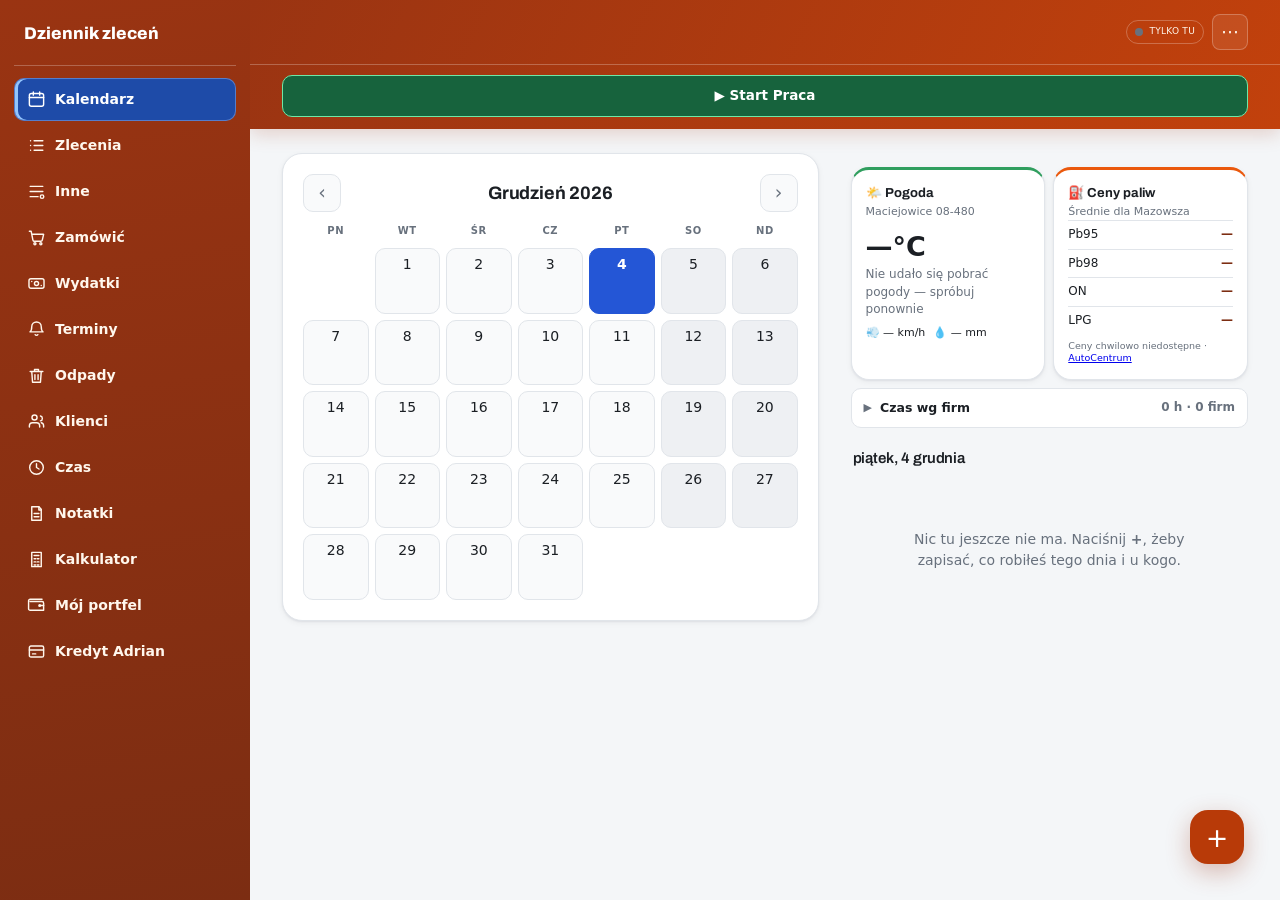
<file: index.html>
<!doctype html>
<html lang="pl">
<head>
<meta charset="utf-8">
<meta name="viewport" content="width=device-width, initial-scale=1, viewport-fit=cover">
<title>Dziennik zleceń</title>
<meta name="description" content="Kalendarz zleceń serwisowych — co robiłeś, u kogo i co zostało do dokończenia.">
<link rel="manifest" href="manifest.webmanifest">
<link rel="icon" href="ikona-kalendarza-192.png">
<link rel="apple-touch-icon" href="ikona-kalendarza-192.png">
<meta name="apple-mobile-web-app-capable" content="yes">
<meta name="apple-mobile-web-app-title" content="Zlecenia">
<meta name="theme-color" content="#ffffff" media="(prefers-color-scheme: light)">
<meta name="theme-color" content="#1b1f24" media="(prefers-color-scheme: dark)">
<link rel="preconnect" href="https://fonts.gstatic.com" crossorigin>
<link rel="stylesheet" href="https://fonts.googleapis.com/css2?family=Archivo:wght@500;600;700&display=swap">
<style>
:root{
  color-scheme: light dark;
  --tlo:#f4f6f8;      --karta:#ffffff;    --karta2:#f9fafb;
  --tekst:#1b1f24;    --slaby:#68717d;    --linia:#e1e5ea;
  --akcent:#1d4ed8;   --akcent-tlo:#e9eefc;
  --zrob:#d5f2dd;     --zrob-t:#14532d;   --zrob-k:#2f9e5e;
  --tok:#ffe9c7;      --tok-t:#7c2d12;    --tok-k:#d97706;
  --plan:#d8e6ff;     --plan-t:#1e3a8a;   --plan-k:#3b82f6;
  --wolne:#eef0f3;    --blad:#b91c1c;   --blad-tlo:#fde8e8;
  --oplac:#157f45;
  --cien:0 1px 2px rgba(16,24,40,.06), 0 2px 6px rgba(16,24,40,.05);
  --naglowek:"Archivo","Segoe UI",system-ui,sans-serif;
  --tresc:"Segoe UI",system-ui,-apple-system,Roboto,sans-serif;
}
@media (prefers-color-scheme: dark){
  :root:not([data-theme="light"]){
    --tlo:#131619;     --karta:#1b1f24;   --karta2:#20252b;
    --tekst:#e7eaee;   --slaby:#98a1ac;   --linia:#2d333b;
    --akcent:#6b9bff;  --akcent-tlo:#1d2740;
    --zrob:#1c4030;    --zrob-t:#a7e8c0;  --zrob-k:#3fbb78;
    --tok:#452f14;     --tok-t:#ffd9a3;   --tok-k:#e09b34;
    --plan:#1b3564;    --plan-t:#b7cdff;  --plan-k:#5b8cf0;
    --wolne:#23282e;   --blad:#f87171;   --blad-tlo:#3b1d1d;
    --oplac:#1a8f4e;
    --cien:0 1px 2px rgba(0,0,0,.4), 0 2px 6px rgba(0,0,0,.3);
  }
}
:root[data-theme="dark"]{
  --tlo:#131619;     --karta:#1b1f24;   --karta2:#20252b;
  --tekst:#e7eaee;   --slaby:#98a1ac;   --linia:#2d333b;
  --akcent:#6b9bff;  --akcent-tlo:#1d2740;
  --zrob:#1c4030;    --zrob-t:#a7e8c0;  --zrob-k:#3fbb78;
  --tok:#452f14;     --tok-t:#ffd9a3;   --tok-k:#e09b34;
  --plan:#1b3564;    --plan-t:#b7cdff;  --plan-k:#5b8cf0;
  --wolne:#23282e;   --blad:#f87171;   --blad-tlo:#3b1d1d;
  --cien:0 1px 2px rgba(0,0,0,.4), 0 2px 6px rgba(0,0,0,.3);
}

*{box-sizing:border-box}
body{margin:0;background:var(--tlo);color:var(--tekst);
     font:15px/1.45 var(--tresc);-webkit-text-size-adjust:100%}
button,input,textarea,select{font:inherit;color:inherit}
button{cursor:pointer;background:none;border:none}
:focus-visible{outline:2px solid var(--akcent);outline-offset:2px;border-radius:6px}
@media (prefers-reduced-motion: reduce){*{animation:none!important;transition:none!important}}

.aplikacja{max-width:560px;margin:0 auto;min-height:100vh;
           display:flex;flex-direction:column;background:var(--tlo)}

/* ---------- gorny pasek ---------- */
.gora-blok{position:sticky;top:0;z-index:20;background:var(--karta);
           border-bottom:1px solid var(--linia)}
.gora{padding:10px 16px;display:flex;align-items:center;gap:10px}

/* ---------- stoper ---------- */
.pomiar{padding:8px 16px 10px;display:flex;align-items:center;gap:10px;
        border-top:1px solid var(--linia)}
.pomiar.dziala{background:var(--tok)}
.pomiar.zmierzony{background:var(--plan)}
.p-start{flex:1;padding:10px;border-radius:10px;border:1px dashed var(--linia);
         color:var(--slaby);font-weight:600;font-size:13.5px;
         display:flex;align-items:center;justify-content:center;gap:8px}
.p-start:hover{border-style:solid;border-color:var(--akcent);color:var(--akcent)}
.p-kropka{width:9px;height:9px;border-radius:50%;background:var(--tok-k);flex:none;
          animation:tetno 1.6s ease-in-out infinite}
@keyframes tetno{0%,100%{opacity:1}50%{opacity:.25}}
.p-zegar{font-family:var(--naglowek);font-size:19px;font-weight:700;
         font-variant-numeric:tabular-nums;letter-spacing:-.01em;color:var(--tok-t)}
.pomiar.zmierzony .p-zegar{color:var(--plan-t)}
.p-opis{flex:1;font-size:12px;color:var(--tok-t);opacity:.85;line-height:1.3}
.pomiar.zmierzony .p-opis{color:var(--plan-t)}
.p-akcja{padding:9px 14px;border-radius:9px;font-weight:700;font-size:13px;
         font-family:var(--naglowek);background:var(--akcent);color:#fff;flex:none}
.p-akcja:hover{filter:brightness(1.08)}
.p-drobny{padding:9px 11px;border-radius:9px;font-size:13px;font-weight:600;flex:none;
          color:var(--tok-t);border:1px solid rgba(0,0,0,.14);background:transparent}
.pomiar.zmierzony .p-drobny{color:var(--plan-t)}
.marka{font-family:var(--naglowek);font-weight:700;font-size:17px;
       letter-spacing:-.015em;margin:0}
.stan-sync{margin-left:auto;display:flex;align-items:center;gap:6px;
           font-size:11px;color:var(--slaby);letter-spacing:.03em;text-transform:uppercase}
.kropka{width:8px;height:8px;border-radius:50%;background:var(--slaby);flex:none}
.kropka.ok{background:var(--zrob-k)}
.kropka.czeka{background:var(--tok-k)}
.kropka.brak{background:var(--slaby)}
.kropka.blad{background:var(--blad)}
.menu-btn{padding:6px 8px;font-size:18px;line-height:1;color:var(--slaby);border-radius:8px;
          display:flex;align-items:center}
.menu-btn:hover{background:var(--karta2);color:var(--akcent)}

/* ---------- kod QR ---------- */
.qr-pole{margin:6px auto 0;padding:16px;background:#fff;border-radius:14px;
         width:max-content;max-width:100%;min-height:292px;display:grid;place-items:center}
.qr-pole img,.qr-pole canvas{display:block;max-width:100%;height:auto}
.qr-adres{margin-top:14px;padding:10px 12px;border-radius:10px;background:var(--karta2);
          border:1px solid var(--linia);font-size:11px;line-height:1.5;color:var(--slaby);
          word-break:break-all;user-select:all;-webkit-user-select:all}

/* ---------- tresc ---------- */
.tresc{flex:1;padding:0 16px 82px}
.pusto{text-align:center;padding:52px 8px;color:var(--slaby)}
.pusto .duze{font-family:var(--naglowek);font-size:17px;font-weight:600;
             color:var(--tekst);margin-bottom:6px}
.pusto p{margin:0 auto;max-width:34ch;font-size:14px}

/* ---------- pogoda i paliwo ---------- */
.glowny-info{display:grid;grid-template-columns:1fr 1fr;gap:8px;margin-top:10px}
.info-karta{background:var(--karta);border:1px solid var(--linia);border-radius:12px;padding:12px;box-shadow:var(--cien);min-width:0}
.info-karta h3{margin:0;font-family:var(--naglowek);font-size:13px}.info-miejsce{font-size:11px;color:var(--slaby);margin-top:2px}
.pogoda-temp{font-size:27px;font-weight:700;margin-top:7px}.pogoda-opis{font-size:12px;color:var(--slaby)}
.pogoda-drobne{display:flex;gap:8px;flex-wrap:wrap;margin-top:6px;font-size:11px}
.paliwo-wiersz{display:flex;justify-content:space-between;gap:8px;padding:5px 0;border-top:1px solid var(--linia);font-size:12px}
.paliwo-wiersz:first-of-type{margin-top:7px}.paliwo-cena{font-weight:700;font-variant-numeric:tabular-nums}
.info-zrodlo{margin-top:6px;font-size:9.5px;color:var(--slaby);line-height:1.3}
@media(max-width:390px){.glowny-info{grid-template-columns:1fr}}
/* ---------- kalendarz ---------- */
.miesiac{display:flex;align-items:center;gap:4px;padding:14px 0 10px}
.miesiac b{flex:1;text-align:center;font-family:var(--naglowek);
           font-weight:600;font-size:16px;letter-spacing:-.01em}
.strzalka{width:38px;height:38px;border-radius:10px;font-size:19px;
          color:var(--slaby);display:grid;place-items:center}
.strzalka:hover{background:var(--karta2);color:var(--tekst)}

.siatka{display:grid;grid-template-columns:repeat(7,1fr);gap:4px}
.dow{text-align:center;font-size:10px;font-weight:600;color:var(--slaby);
     text-transform:uppercase;letter-spacing:.06em;padding-bottom:4px}
.dzien{aspect-ratio:1/1;min-height:44px;max-width:100%;border-radius:10px;
       background:var(--karta);border:1px solid var(--linia);display:flex;
       flex-direction:column;align-items:center;justify-content:flex-start;gap:3px;
       padding:5px 2px 4px;font-variant-numeric:tabular-nums;font-size:14px}
.dzien.obcy{background:transparent;border-color:transparent}
.dzien.weekend{background:var(--wolne)}
.dzien.dzis{border-color:var(--akcent);font-weight:700}
.dzien.wybrany{background:var(--akcent);border-color:var(--akcent);color:#fff;font-weight:700}
.paski{display:flex;gap:2px;height:5px;align-items:center}
.paski i{width:5px;height:5px;border-radius:50%;display:block}
.i-zrobione{background:var(--zrob-k)}
.i-wtoku{background:var(--tok-k)}
.i-planowane{background:var(--plan-k)}

.podsumowanie{margin-top:10px;padding:9px 12px;border-radius:10px;background:var(--karta);
              border:1px solid var(--linia);display:flex;flex-wrap:wrap;
              justify-content:center;gap:4px 14px;font-size:12.5px;color:var(--slaby)}
.podsumowanie b{color:var(--tekst);font-variant-numeric:tabular-nums;font-weight:700}
.podsumowanie .pilne,.podsumowanie .pilne b{color:var(--blad)}

/* ---------- czas wg firm ---------- */
.firmy{margin-top:8px;border:1px solid var(--linia);border-radius:10px;
       background:var(--karta);overflow:hidden}
.firmy-gora{width:100%;display:flex;align-items:center;gap:8px;padding:10px 12px;
            font-size:12.5px;color:var(--tekst);font-weight:600;text-align:left}
.firmy-gora .ile{margin-left:auto;color:var(--slaby);font-weight:600;font-size:12px}
.firmy-gora .strzal{color:var(--slaby);font-size:11px;transition:transform .15s}
.firmy[data-otwarte="1"] .firmy-gora .strzal{transform:rotate(90deg)}
.firmy-tresc{border-top:1px solid var(--linia);padding:4px 12px 10px}
.firmy-zakres{display:flex;gap:6px;padding:8px 0 6px}
.firmy-zakres button{flex:1;padding:6px 0;border-radius:8px;font-size:12px;font-weight:600;
                     color:var(--slaby);background:var(--karta2);border:1px solid var(--linia)}
.firmy-zakres button[aria-pressed="true"]{color:var(--akcent);background:var(--akcent-tlo);
                     border-color:var(--akcent)}
.firmy-wiersz{display:flex;align-items:baseline;gap:8px;padding:6px 0;
              border-top:1px solid var(--linia);font-size:13px}
.firmy-wiersz:first-of-type{border-top:none}
.firmy-wiersz .nazwa{flex:1;min-width:0;overflow:hidden;text-overflow:ellipsis;white-space:nowrap}
.firmy-wiersz .drobne{color:var(--slaby);font-size:11.5px;white-space:nowrap}
.firmy-wiersz .godz{font-weight:700;font-variant-numeric:tabular-nums;white-space:nowrap}
.firmy-suma{display:flex;gap:8px;padding:9px 0 2px;margin-top:4px;
            border-top:2px solid var(--linia);font-size:13px;font-weight:700}
.firmy-suma .nazwa{flex:1}
.firmy-suma .godz{font-variant-numeric:tabular-nums}
.firmy-pusto{padding:10px 0 6px;font-size:12.5px;color:var(--slaby)}

.naglowek-dnia{display:flex;align-items:baseline;gap:8px;padding:20px 2px 8px}
.naglowek-dnia h2{font-family:var(--naglowek);font-size:15px;font-weight:600;
                  margin:0;letter-spacing:-.01em}
.naglowek-dnia span{font-size:12px;color:var(--slaby);margin-left:auto;flex:none}

/* ---------- lista zlecen ---------- */
.lista{background:var(--karta);border:1px solid var(--linia);border-radius:12px;
       overflow:hidden;box-shadow:var(--cien)}
.wpis{display:flex;gap:11px;padding:11px 12px 11px 0;width:100%;text-align:left;
      border-bottom:1px solid var(--linia);align-items:stretch}
.wpis:last-child{border-bottom:none}
.wpis:hover{background:var(--karta2)}
.pasek-statusu{width:4px;flex:none;border-radius:0 3px 3px 0;min-height:36px}
.s-zrobione{background:var(--zrob-k)}
.s-wtoku{background:var(--tok-k)}
.s-planowane{background:var(--plan-k)}
.wpis-tresc{flex:1;min-width:0;display:block}
.wpis-klient{display:block;font-weight:600;font-size:15px;line-height:1.3;overflow-wrap:anywhere}
.wpis-opis{display:block;color:var(--slaby);font-size:13.5px;line-height:1.4;margin-top:2px;
           overflow-wrap:anywhere;white-space:pre-wrap}
.wpis-meta{display:flex;flex-wrap:wrap;gap:6px;align-items:center;margin-top:6px}
.plakietka{font-size:11px;font-weight:600;padding:2px 7px;border-radius:20px;
           letter-spacing:.02em;white-space:nowrap}
.p-zrobione{background:var(--zrob);color:var(--zrob-t)}
.p-wtoku{background:var(--tok);color:var(--tok-t)}
.p-planowane{background:var(--plan);color:var(--plan-t)}
.meta-tekst{font-size:11.5px;color:var(--slaby);font-variant-numeric:tabular-nums}
.znacznik{font-size:11px;color:var(--tok-t);background:var(--tok);
          padding:2px 7px;border-radius:20px;font-weight:600;white-space:nowrap}

/* ---------- przypomnienia „na następny raz" ---------- */
.znacznik.dzwonek{color:var(--plan-t);background:var(--plan)}
.znacznik.dzwonek.minelo{color:#fff;background:var(--blad)}

.pole.przypomnienie{border:1px solid var(--linia);border-radius:12px;
                    padding:12px;background:var(--karta2)}
.ptaszek{display:flex;align-items:center;gap:10px;cursor:pointer;
         font-size:14px;font-weight:600;color:var(--tekst);
         text-transform:none;letter-spacing:normal;margin:0}
.ptaszek input{width:20px;height:20px;flex:none;accent-color:var(--akcent);margin:0}
.przyp-szczegoly{margin-top:12px}
.przyp-szczegoly[hidden]{display:none}
.przyp-szczegoly .pole:last-of-type{margin-bottom:0}
.objasnienie-przyp{margin:8px 0 0;font-size:11.5px;line-height:1.45;color:var(--slaby)}

.zalegle-blok{margin:10px 0 4px;border:1px solid var(--blad);border-radius:12px;
              background:var(--karta);overflow:hidden}
.zalegle-naglowek{padding:9px 12px;background:var(--blad);color:#fff;
                  font-family:var(--naglowek);font-size:12.5px;font-weight:700}
.zalegly{width:100%;display:flex;align-items:baseline;gap:10px;padding:10px 12px;
         text-align:left;border-top:1px solid var(--linia);background:var(--karta)}
.zalegle-blok .zalegly:first-of-type{border-top:none}
.zalegly:hover{background:var(--karta2)}
.zalegly-kiedy{flex:none;font-size:12px;font-weight:700;color:var(--blad);
               font-variant-numeric:tabular-nums}
.zalegly-tresc{flex:1;min-width:0;font-size:13.5px;color:var(--tekst);word-break:break-word}

/* ---------- zakladka Terminy (drugi kalendarz) ---------- */
.znacznik.cykl{color:var(--plan-t);background:var(--plan)}
.i-termin{background:var(--akcent)}
.i-cykl{background:var(--plan-k)}
.dzien.wybrany .paski i{background:#fff}
.pasek-statusu.s-termin{background:var(--akcent)}
.pasek-statusu.s-cykl{background:var(--plan-k)}
.grupa-data.pilna{color:var(--blad)}
/* .wpis ma tylko dolna krawedz, wiec zalegly znaczymy tlem i paskiem, nie ramka */
.wpis.pilny{background:var(--blad-tlo)}
.wpis.pilny .pasek-statusu{background:var(--blad)}
.wpis.pilny .wpis-opis{color:var(--blad);font-weight:600}

/* ---------- zakladka Odpady ---------- */
/* dziewiec zakladek na waskim telefonie — scieniamy etykiety, zeby sie nie lamaly */
@media (max-width:420px){
  .zakladka{font-size:8.5px;padding-left:0;padding-right:0;gap:2px}
  .zakladka svg{width:17px;height:17px}
}

.odp-karta{margin:12px 0 0;padding:14px;border-radius:14px;border:2px solid var(--linia);
           background:var(--karta);box-shadow:var(--cien)}
.odp-karta.odp-pelny{border-color:#d62828;background:rgba(214,40,40,.07)}
.odp-karta.odp-zmieszane{border-color:#e6b800;background:rgba(230,184,0,.1)}
.odp-karta.odp-pszok{border-color:#3b82f6;background:rgba(59,130,246,.08)}
.odp-kiedy{font-family:var(--naglowek);font-size:12px;font-weight:700;
           text-transform:uppercase;letter-spacing:.06em;color:var(--slaby)}
.odp-data{font-family:var(--naglowek);font-size:19px;font-weight:700;
          letter-spacing:-.015em;margin:2px 0 6px}
.odp-co{font-size:15px;font-weight:700}
.odp-worki{display:flex;flex-wrap:wrap;gap:5px;margin-top:9px}
.odp-worki.male{margin-top:5px}
.worek{font-size:11px;font-weight:700;padding:2px 8px;border-radius:20px;
       border:1px solid rgba(0,0,0,.18);white-space:nowrap}
.worek.w-czarny{background:#2b2b2b;color:#fff;border-color:#2b2b2b}
.worek.w-zolty{background:#ffd60a;color:#4a3b00}
.worek.w-niebieski{background:#2f6fd0;color:#fff;border-color:#2f6fd0}
.worek.w-zielony{background:#2f9e5e;color:#fff;border-color:#2f9e5e}
.worek.w-brazowy{background:#8a5a2b;color:#fff;border-color:#8a5a2b}
.odp-uwaga{margin-top:9px;font-size:12.5px;line-height:1.45;font-weight:600;color:var(--blad)}
.odp-przed7{margin-top:9px;padding-top:9px;border-top:1px solid var(--linia);
            font-size:12.5px;color:var(--slaby)}

.odp-akcja{margin:12px 0 4px;display:flex;flex-direction:column;gap:7px}
.odp-akcja .glowny,.odp-akcja .wtorny{width:100%}
.odp-stan{font-size:12px;color:var(--slaby);line-height:1.4;text-align:center}

.odp-wiersz{padding-right:12px}
.odp-pasek-pelny{background:#d62828}
.odp-pasek-zmieszane{background:#e6b800}
.odp-pasek-pszok{background:#3b82f6}

.odp-legenda{display:flex;flex-direction:column;gap:7px}
.odp-leg{padding:9px 11px;border-radius:10px;background:var(--karta);
         border:1px solid var(--linia);border-left-width:5px;font-size:12.5px;
         line-height:1.45;color:var(--slaby)}
.odp-leg b{color:var(--tekst)}
.odp-leg.odp-pasek-pelny{background:var(--karta);border-left-color:#d62828}
.odp-leg.odp-pasek-zmieszane{background:var(--karta);border-left-color:#e6b800}
.odp-leg.odp-pasek-pszok{background:var(--karta);border-left-color:#3b82f6}
.odp-leg-uwaga{display:block;margin-top:4px;font-weight:600;color:var(--blad)}

.odp-zdjecie{display:block;border:1px solid var(--linia);border-radius:12px;
             overflow:hidden;background:#fff}
.odp-zdjecie img{display:block;width:100%;height:auto}
.odp-zrodlo{margin:7px 0 0;font-size:11.5px;line-height:1.45;color:var(--slaby)}
.grupa-data{font-family:var(--naglowek);font-size:12px;font-weight:600;color:var(--slaby);
            text-transform:uppercase;letter-spacing:.06em;padding:18px 2px 7px}

/* ---------- filtry / szukanie ---------- */
.filtry{display:flex;gap:6px;padding:14px 0 4px;overflow-x:auto;scrollbar-width:none}
.filtry::-webkit-scrollbar{display:none}
.chip{border:1px solid var(--linia);background:var(--karta);border-radius:20px;
      padding:6px 13px;font-size:13px;white-space:nowrap;font-weight:500}
.chip[aria-pressed="true"]{background:var(--akcent);border-color:var(--akcent);
      color:#fff;font-weight:600}
.szukaj{width:100%;margin-top:10px;padding:10px 13px;border-radius:10px;
        border:1px solid var(--linia);background:var(--karta)}

/* ---------- klienci ---------- */
.klient-wiersz{display:flex;align-items:stretch;width:100%;
               border-bottom:1px solid var(--linia)}
.klient-wiersz:last-child{border-bottom:none}
.klient-glowny{flex:1;min-width:0;display:flex;align-items:center;gap:12px;text-align:left;
               padding:13px 4px 13px 14px}
.klient-glowny:hover{background:var(--karta2)}
.klient-edytuj{padding:0 15px;color:var(--slaby);font-size:15px;flex:none}
.klient-edytuj:hover{color:var(--akcent);background:var(--karta2)}
.dodaj-klienta{width:100%;margin-top:12px;padding:11px;border-radius:10px;
               border:1px dashed var(--linia);color:var(--slaby);font-weight:600;font-size:13.5px}
.dodaj-klienta:hover{border-style:solid;border-color:var(--akcent);color:var(--akcent)}
.bez-zlecen{font-style:italic}
.inicjal{width:36px;height:36px;border-radius:10px;flex:none;display:grid;place-items:center;
         background:var(--akcent-tlo);color:var(--akcent);font-family:var(--naglowek);
         font-weight:700;font-size:14px}
.klient-dane{min-width:0;flex:1}
.klient-nazwa{display:block;font-weight:600;overflow-wrap:anywhere}
.klient-pod{display:block;font-size:12px;color:var(--slaby);margin-top:1px;
            font-variant-numeric:tabular-nums}
.klient-licznik{font-size:13px;color:var(--slaby);font-variant-numeric:tabular-nums;flex:none}

/* ---------- zakladka Czas pracy ---------- */
.cz-tydzien{margin-top:10px;border:1px solid var(--linia);border-radius:12px;
            background:var(--karta);overflow:hidden;box-shadow:var(--cien)}
.cz-tydzien.biezacy{border-color:var(--akcent)}
.cz-gora{display:block;width:100%;text-align:left;padding:11px 12px 10px}
.cz-gora:hover{background:var(--karta2)}
.cz-naglowek{display:flex;align-items:baseline;gap:7px}
.cz-strzal{color:var(--slaby);font-size:10px;transition:transform .15s}
.cz-tydzien[data-otwarte="1"] .cz-strzal{transform:rotate(90deg)}
.cz-zakres{font-weight:600;font-size:14px}
.cz-teraz{font-size:10.5px;font-weight:600;color:var(--akcent);background:var(--akcent-tlo);
          border-radius:20px;padding:2px 7px;white-space:nowrap}
.cz-godziny{margin-left:auto;font-family:var(--naglowek);font-size:17px;font-weight:700;
            font-variant-numeric:tabular-nums;white-space:nowrap}
.cz-drobne{display:block;font-size:11.5px;color:var(--slaby);margin-top:2px}
.cz-pasek{display:block;height:6px;border-radius:3px;background:var(--wolne);margin:9px 0 8px}
.cz-pasek i{display:block;height:100%;border-radius:3px;background:var(--akcent);min-width:3px}
.cz-dni{display:flex;gap:3px}
.cz-dzien{flex:1;text-align:center;padding:3px 0 4px;border-radius:8px;background:var(--karta2)}
.cz-dzien.poza{opacity:.45}
.cz-dzien.dzis{box-shadow:inset 0 0 0 1.5px var(--akcent)}
.cz-dow{display:block;font-size:9.5px;font-weight:600;color:var(--slaby);
        text-transform:uppercase;letter-spacing:.04em}
.cz-ile{display:block;font-size:11.5px;font-weight:600;font-variant-numeric:tabular-nums}
.cz-szczegoly{border-top:1px solid var(--linia);padding:0 10px 12px}
.cz-szczegoly .grupa-data{padding:12px 2px 6px}
.cz-suma{margin-top:14px;padding:10px 12px;border-radius:10px;background:var(--karta);
         border:1px solid var(--linia)}
.cz-suma-wiersz{display:flex;align-items:baseline;gap:10px;font-size:13.5px;
                font-weight:600;padding:3px 0}
.cz-suma-wiersz b{margin-left:auto;font-variant-numeric:tabular-nums}
.cz-suma-wiersz.drobny{font-size:12px;font-weight:500;color:var(--slaby)}
.cz-uwaga{margin-top:8px;padding:0 2px;font-size:11.5px;line-height:1.45;color:var(--slaby)}

/* ---------- import tekstu do tygodnia ---------- */
.import-tydzien{display:flex;justify-content:flex-end;gap:8px;flex-wrap:wrap;padding:8px 10px 10px;border-top:1px solid var(--linia)}
.import-tydzien button{padding:8px 11px;border-radius:9px;background:var(--akcent);color:#fff;font-size:12px;font-weight:700}
.import-tydzien button:hover{filter:brightness(1.08)}
.cz-messenger{padding:0 10px 10px}
.import-podglad{margin-top:10px;border:1px solid var(--linia);border-radius:10px;overflow:hidden}
.import-wiersz{display:grid;grid-template-columns:94px 58px 1fr;gap:7px;padding:8px;border-top:1px solid var(--linia);align-items:start;font-size:12px}
.import-wiersz:first-child{border-top:none}
.import-wiersz input,.import-wiersz textarea{width:100%;padding:7px;border:1px solid var(--linia);border-radius:7px;background:var(--karta2);min-width:0}
.import-wiersz textarea{min-height:42px;resize:vertical}
.import-info{font-size:12px;color:var(--slaby);line-height:1.45;margin-top:7px}
.import-bledy{color:var(--blad);font-size:12px;margin-top:8px}
.import-akcje{display:flex;gap:8px;margin-top:12px}
.import-akcje button{flex:1}
@media(max-width:390px){.import-wiersz{grid-template-columns:82px 52px 1fr;gap:5px;font-size:11.5px}}
 
/* ---------- zakladka Wydatki ---------- */
.wyd-akcja{margin:12px 0 4px;display:flex;flex-direction:column;gap:7px}
.wyd-akcja .wtorny,.wyd-akcja .glowny{width:100%}
.glowny.oplac{background:var(--oplac)}

/* ile jeszcze zostalo do zaplaty — to jest najwazniejsza liczba na tej zakladce */
.wyd-bilans{margin-top:10px;padding:14px 14px 13px;border-radius:12px;
            border:1px solid var(--linia);background:var(--karta);text-align:center;
            box-shadow:var(--cien)}
.wyd-bilans .etykieta{font-size:11.5px;font-weight:700;letter-spacing:.06em;
            text-transform:uppercase;color:var(--slaby)}
.wyd-bilans .kwota{font-family:var(--naglowek);font-size:29px;font-weight:700;
            line-height:1.15;margin-top:3px;font-variant-numeric:tabular-nums}
.wyd-bilans.splacone{border-color:var(--zrob-k);background:var(--zrob)}
.wyd-bilans.splacone .etykieta,.wyd-bilans.splacone .kwota{color:var(--zrob-t)}
.wyd-pasek{margin-top:11px;height:8px;border-radius:5px;background:var(--karta2);
           border:1px solid var(--linia);overflow:hidden}
.wyd-pasek i{display:block;height:100%;background:var(--zrob-k);transition:width .25s}
.wyd-drobne{margin-top:9px;font-size:12px;line-height:1.5;color:var(--slaby)}
.wyd-drobne b{color:var(--tekst);font-variant-numeric:tabular-nums}
.wyd-bilans.splacone .wyd-drobne,.wyd-bilans.splacone .wyd-drobne b{color:var(--zrob-t)}
.wyd-drobne .pilne,.wyd-drobne .pilne b{color:var(--blad);font-weight:700}
.wyd-stan{font-size:12px;color:var(--slaby);line-height:1.4;text-align:center}
.wyd-kwota{flex:none;font-weight:700;font-variant-numeric:tabular-nums;
           font-size:14px;padding-left:8px}
.wpis.wyd-wiersz .wpis-tresc{display:flex;flex-direction:column}
.znacznik.zkalendarza{color:var(--plan-t);background:var(--plan)}

/* ---------- dolny przycisk menu ---------- */
.dol{position:fixed;bottom:0;left:0;right:0;z-index:20;background:var(--karta);
     border-top:1px solid var(--linia);padding:8px 12px calc(8px + env(safe-area-inset-bottom))}
.dol-wnetrze{max-width:560px;margin:0 auto;position:relative;width:100%}
.menu-naw-btn{width:100%;min-height:46px;border:1px solid var(--linia);border-radius:12px;
              background:var(--karta2);color:var(--tekst);display:flex;align-items:center;
              justify-content:center;gap:9px;font-family:var(--naglowek);font-weight:700;font-size:14px;
              box-shadow:var(--cien)}
.menu-naw-btn:hover{border-color:var(--akcent);color:var(--akcent)}
.menu-naw-btn svg{width:20px;height:20px;stroke:currentColor;fill:none;stroke-width:2;
                  stroke-linecap:round;stroke-linejoin:round}
.menu-naw-btn[aria-expanded="true"]{background:var(--akcent-tlo);border-color:var(--akcent);color:var(--akcent)}
.menu-naw-panel{position:absolute;left:0;right:0;bottom:58px;padding:8px;
                background:var(--karta);border:1px solid var(--linia);border-radius:14px;
                box-shadow:0 8px 28px rgba(0,0,0,.16);display:grid;grid-template-columns:1fr 1fr;
                gap:6px;max-height:min(62vh,430px);overflow-y:auto}
.menu-naw-panel[hidden]{display:none}
.menu-naw-pozycja{min-width:0;padding:11px 10px;border:1px solid var(--linia);border-radius:10px;
                  background:var(--karta2);color:var(--tekst);display:flex;align-items:center;
                  gap:9px;text-align:left;font-size:13px;font-weight:600}
.menu-naw-pozycja:hover{border-color:var(--akcent);color:var(--akcent)}
.menu-naw-pozycja svg{width:19px;height:19px;flex:none;stroke:currentColor;fill:none;
                      stroke-width:1.8;stroke-linecap:round;stroke-linejoin:round}
.menu-naw-pozycja[aria-current="page"]{background:var(--akcent-tlo);border-color:var(--akcent);color:var(--akcent)}
.dodaj{position:fixed;right:max(16px,calc(50vw - 264px));
       bottom:calc(74px + env(safe-area-inset-bottom));
       z-index:21;width:54px;height:54px;border-radius:17px;background:var(--akcent);
       color:#fff;font-size:27px;line-height:1;display:grid;place-items:center;
       box-shadow:0 4px 14px rgba(29,78,216,.34)}
.dodaj:hover{filter:brightness(1.08)}
.dodaj[hidden]{display:none}    /* bez tego display:grid bije domyslne [hidden] */

/* ---------- zdjecia ---------- */
.zdj-lista{display:flex;flex-wrap:wrap;gap:8px;margin-bottom:8px}
.zdj-kafel{position:relative;width:74px;height:74px;border-radius:10px;flex:none;
           border:1px solid var(--linia);background:var(--karta2) center/cover no-repeat;
           display:grid;place-items:center;color:var(--slaby);font-size:12px}
.zdj-kafel .zdj-czeka{position:absolute;left:4px;bottom:4px;padding:1px 5px;border-radius:6px;
                      background:var(--tok);color:var(--tok-t);font-size:9.5px;font-weight:700}
.zdj-pusto{font-size:12.5px;color:var(--slaby);padding:2px 0 4px}
.zdj-tlo{position:fixed;inset:0;z-index:60;background:rgba(8,10,14,.94);
         display:flex;flex-direction:column}
.zdj-pasek{display:flex;gap:8px;padding:10px 12px calc(10px);justify-content:space-between}
.zdj-btn{padding:8px 14px;border-radius:9px;background:rgba(255,255,255,.14);color:#eef2f7;
         font-size:13px;font-weight:600;border:1px solid rgba(255,255,255,.2)}
.zdj-btn.groznie{background:rgba(185,28,28,.28);border-color:rgba(248,113,113,.5)}
.zdj-srodek{flex:1;display:grid;place-items:center;padding:0 10px
            calc(12px + env(safe-area-inset-bottom));color:#c8cdd4;font-size:13px;overflow:auto}
.zdj-srodek img{max-width:100%;max-height:100%;border-radius:8px}

.podglad-tekstu{width:100%;min-height:150px;margin-top:8px;padding:8px 10px;
                border:1px solid var(--linia);border-radius:8px;background:var(--karta2);
                color:var(--tekst);font:12.5px/1.5 ui-monospace,Consolas,monospace;
                white-space:pre;resize:vertical}

/* ---------- zestawienie do druku (PDF) ----------
   Na ekranie schowane. Przy drukowaniu chowamy aplikację i pokazujemy tabelę.
   Zapis do PDF robi samo okno drukowania — nie potrzeba żadnej biblioteki. */
#wydruk{display:none}
/* ---------- duży ekran: wygląd strony internetowej ----------
   Od 1000 px: menu na stałe po lewej, szeroka treść, kalendarz obok dnia.
   Poniżej tej szerokości (telefon) nic się nie zmienia. */
.kal-uklad,.kal-lewa,.kal-prawa{display:block}
@media (min-width:1000px){
  .aplikacja{max-width:none;display:grid;grid-template-columns:250px minmax(0,1fr);
             grid-template-rows:auto 1fr;grid-template-areas:"bok gora" "bok tresc"}
  .gora-blok{grid-area:gora}
  .gora{padding:14px 32px}
  .gora .marka{font-size:20px}
  .pomiar{padding:10px 32px 12px}
  .tresc{grid-area:tresc;width:100%;max-width:1240px;padding:8px 32px 48px}
  .dol{grid-area:bok;position:sticky;top:0;align-self:start;height:100vh;overflow-y:auto;
       border-top:none;border-right:1px solid var(--linia);padding:18px 14px}
  .dol-wnetrze{max-width:none}
  .dol-wnetrze::before{content:"Dziennik zleceń";display:block;padding:4px 10px 18px;
       font-family:var(--naglowek);font-weight:800;font-size:17px;color:var(--akcent)}
  .gora .marka{visibility:hidden}
  .menu-naw-btn{display:none}
  /* [hidden]{display:none!important} niżej ukrywa panel — na dużym ekranie ma być zawsze */
  .menu-naw-panel,.menu-naw-panel[hidden]{display:flex!important;flex-direction:column;position:static;
       padding:0;background:none;border:none;box-shadow:none;max-height:none;overflow:visible;gap:3px}
  .menu-naw-pozycja{border-color:transparent;background:none;padding:10px 12px;font-size:14px}
  .menu-naw-pozycja:hover{background:var(--karta2);border-color:transparent}
  .dodaj{right:36px;bottom:36px}

  .kal-uklad{display:grid;grid-template-columns:minmax(0,1.35fr) minmax(340px,1fr);gap:32px;align-items:start}
  .kal-prawa{position:sticky;top:120px}
  .kal-prawa .glowny-info{margin-top:14px}
  .siatka{gap:6px}
}
@media (min-width:1500px){
  .tresc{max-width:1400px}
}

@media print{
  .aplikacja, #warstwa{display:none !important}
  #wydruk{display:block !important;color:#000;
          font:12px/1.45 system-ui,-apple-system,"Segoe UI",sans-serif}
  #wydruk h1{font-size:17px;margin:0 0 3px}
  #wydruk .wy-podtytul{font-size:11.5px;color:#333;margin:0 0 12px}
  #wydruk table{width:100%;border-collapse:collapse}
  #wydruk thead{display:table-header-group}
  #wydruk tr{break-inside:avoid}
  #wydruk th,#wydruk td{border:1px solid #8a8a8a;padding:4px 6px;
                        text-align:left;vertical-align:top}
  #wydruk th{background:#ececec;font-size:10px;text-transform:uppercase;letter-spacing:.04em}
  #wydruk td.wy-prawo{text-align:right;white-space:nowrap}
  #wydruk td.wy-godz{white-space:nowrap}
  #wydruk .wy-suma{margin-top:12px;font-size:12.5px;font-weight:700}
  #wydruk .wy-naglowek2{font-size:14px;margin:20px 0 6px;break-after:avoid}
  #wydruk tr.wy-razem td{font-weight:700;background:#f4f4f4}
  #wydruk .wy-stopka{margin-top:16px;font-size:10px;color:#666}
  #wydruk .wy-pusto{margin-top:14px;font-size:12px}
}
@page{size:A4;margin:14mm}

/* ---------- formularz ---------- */
.zaslona{position:fixed;inset:0;z-index:40;background:rgba(15,20,28,.5);
         display:flex;align-items:flex-end;justify-content:center}
.arkusz{background:var(--karta);width:100%;max-width:560px;max-height:94vh;overflow-y:auto;
        border-radius:18px 18px 0 0;padding:16px 16px calc(20px + env(safe-area-inset-bottom))}
.arkusz-gora{display:flex;align-items:center;gap:10px;
             position:sticky;top:-16px;background:var(--karta);padding:4px 0 10px;z-index:2}
.arkusz-gora h2{font-family:var(--naglowek);font-size:17px;font-weight:700;margin:0;
                letter-spacing:-.015em}
.zamknij{margin-left:auto;padding:6px 10px;color:var(--slaby);font-size:14px;border-radius:8px}
.zamknij:hover{background:var(--karta2)}
.pole{display:flex;flex-direction:column;gap:5px;margin-top:13px}
.pole label{font-size:12px;font-weight:600;color:var(--slaby);
            text-transform:uppercase;letter-spacing:.05em}
.pole input,.pole textarea{width:100%;padding:11px 12px;border-radius:10px;
        border:1px solid var(--linia);background:var(--karta2)}
.pole textarea{resize:vertical;min-height:86px;line-height:1.45;font-family:var(--tresc)}
.pole input:focus,.pole textarea:focus{border-color:var(--akcent);background:var(--karta)}
.statusy{display:flex;gap:6px}
.statusy button{flex:1;padding:10px 4px;border-radius:10px;border:1px solid var(--linia);
                background:var(--karta2);font-size:13px;font-weight:600}
.statusy button[aria-pressed="true"].w-planowane{background:var(--plan);color:var(--plan-t);
                border-color:var(--plan-k)}
.statusy button[aria-pressed="true"].w-wtoku{background:var(--tok);color:var(--tok-t);
                border-color:var(--tok-k)}
.statusy button[aria-pressed="true"].w-zrobione{background:var(--zrob);color:var(--zrob-t);
                border-color:var(--zrob-k)}
.przyciski{display:flex;gap:8px;margin-top:20px;align-items:center}
.glowny{flex:1;padding:13px;border-radius:11px;background:var(--akcent);color:#fff;
        font-weight:700;font-family:var(--naglowek);font-size:15px}
.glowny:hover{filter:brightness(1.08)}
.wtorny{padding:13px 16px;border-radius:11px;border:1px solid var(--linia);
        background:var(--karta2);font-weight:600;font-size:14px}
.usun{color:var(--blad)}
.podpowiedz{font-size:12px;color:var(--slaby);margin-top:10px;line-height:1.5}
.komunikat{padding:10px 12px;border-radius:10px;background:var(--tok);color:var(--tok-t);
           font-size:13px;font-weight:600;margin-top:12px;line-height:1.45}
.rzad{display:flex;gap:10px}
.rzad .pole{flex:1}
img{max-width:100%}
[hidden]{display:none!important}

/* Interfejs dziennika */
@media screen{
  :root{
    --pasek:#102344;
    --pasek-jasny:#193c6c;
    --pasek-tekst:#f1f6ff;
    --pasek-ramka:#ffffff26;
    --przycisk:#2456d6;
  }
  .gora-blok{
    background:linear-gradient(115deg,var(--pasek),var(--pasek-jasny));
    color:var(--pasek-tekst);
    border-bottom:0;
    box-shadow:0 5px 18px #10234430;
  }
  .gora{min-height:60px;gap:8px}
  .marka{font-size:clamp(15px,4.3vw,20px);line-height:1.15}
  .stan-sync{
    color:inherit;padding:5px 8px;border:1px solid var(--pasek-ramka);
    border-radius:999px;font-size:9px;line-height:1.25;
  }
  .kropka.ok{background:#51e5a0}
  .kropka.blad{background:#ff9393}
  .kropka.czeka{background:#ffc078}
  .gora .menu-btn{
    color:inherit;background:#ffffff0d;border:1px solid var(--pasek-ramka);
    min-width:36px;min-height:36px;justify-content:center;
  }
  .gora .menu-btn:hover{background:#ffffff25;color:#fff}
  .pomiar{border-top-color:var(--pasek-ramka)}
  .pomiar:not(.dziala):not(.zmierzony) .p-start{
    background:#31db951c;color:#d4ffe9;border:1px solid #51e5a065;
  }
  .pomiar:not(.dziala):not(.zmierzony) .p-start:hover{background:#31db9533}
  .tresc{padding-top:14px}
  .kal-lewa{
    background:var(--karta);border:1px solid var(--linia);
    border-radius:20px;padding:12px;box-shadow:var(--cien);
  }
  .miesiac{padding:0 0 12px}
  .miesiac b{font-weight:700;font-size:18px;text-transform:capitalize}
  .strzalka{background:var(--karta2);border:1px solid var(--linia)}
  .dzien{background:var(--karta2);font-variant-numeric:tabular-nums}
  .dzien.wybrany{background:var(--przycisk);border-color:var(--przycisk)}
  .info-karta,.lista,.arkusz{border-radius:18px}
  .info-karta{padding:14px;border-top:3px solid var(--akcent)}
  .info-karta:first-child{border-top-color:var(--zrob-k)}
  .paliwo-cena{color:var(--tok-t)}
  .glowny:not(.oplac),.dodaj{background:var(--przycisk);color:#fff}
  .dodaj{border-radius:18px;box-shadow:0 8px 24px #214bb04d}
  .menu-naw-panel{border-radius:18px}
  .menu-naw-pozycja[aria-current="page"]{font-weight:700}
}
@media screen and (max-width:999px){
  .dol{padding-inline:12px}
  .kal-lewa{margin-bottom:12px}
}
@media screen and (max-width:380px){
  .gora{padding-inline:10px;gap:5px}
  .tresc{padding-inline:10px}
  .kal-lewa{padding-inline:7px}
  .dzien{min-height:36px}
}
@media screen and (min-width:1000px){
  .dol{background:var(--pasek);color:var(--pasek-tekst);border-right:0}
  .dol-wnetrze::before{color:#fff;border-bottom:1px solid var(--pasek-ramka);margin-bottom:12px}
  .dol .menu-naw-pozycja{color:var(--pasek-tekst);min-height:43px}
  .dol .menu-naw-pozycja:hover{background:#ffffff18;color:#fff}
  .dol .menu-naw-pozycja[aria-current="page"]{
    background:#ffffff1c;color:#fff;border-color:#ffffff28;
    box-shadow:inset 3px 0 #58e7a6;
  }
  .tresc{padding-top:24px}
  .kal-lewa{padding:20px}
}

@media screen{
  :root{
    --pasek:#9a3412;
    --pasek-jasny:#c2410c;
    --pasek-tekst:#fff7ed;
    --pasek-ramka:#ffffff40;
    --przycisk:#b83a08;
  }
  .gora-blok{box-shadow:0 5px 18px #9a341233}
  .gora .menu-btn{background:#ffffff14}
  .pomiar:not(.dziala):not(.zmierzony) .p-start{
    background:#17633d;color:#fff;border-color:#6ee7a7;
  }
  .pomiar:not(.dziala):not(.zmierzony) .p-start:hover{background:#135333}
  .dzien.wybrany{background:#2456d6;border-color:#2456d6}
  .info-karta:last-child{border-top-color:#ea580c}
  .dodaj{box-shadow:0 8px 24px #9a341650}
  .menu-naw-btn{border-top:3px solid #ea580c}
  .menu-naw-pozycja[aria-current="page"]{
    box-shadow:inset 3px 0 #ea580c;
  }
  .gora .kropka.blad{
    background:#ffb4b4;box-shadow:0 0 0 2px #761821;
  }
}
@media screen and (min-width:1000px){
  .dol{background:linear-gradient(170deg,#9a3412,#7c2d12)}
  .dol .menu-naw-pozycja[aria-current="page"]{
    background:#1e4ba8;border-color:#a9c7ff66;
    box-shadow:inset 3px 0 #93c5fd;
  }
}
</style>
</head>
<body>

<div class="aplikacja">
  <div class="gora-blok">
    <header class="gora">
      <h1 class="marka">Dziennik zleceń</h1>
      <div class="stan-sync" id="stan-sync"><span class="kropka brak"></span><span>lokalnie</span></div>
      <button class="menu-btn" id="btn-qr" hidden aria-label="Kod QR — podłącz kolejny telefon">
        <svg viewBox="0 0 24 24" width="18" height="18" fill="currentColor" aria-hidden="true">
          <path d="M3 3h8v8H3V3zm2 2v4h4V5H5z"/>
          <path d="M13 3h8v8h-8V3zm2 2v4h4V5h-4z"/>
          <path d="M3 13h8v8H3v-8zm2 2v4h4v-4H5z"/>
          <path d="M13 13h3v3h-3zM18 13h3v3h-3zM13 18h3v3h-3zM18 18h3v3h-3z"/>
        </svg>
      </button>
      <button class="menu-btn" id="btn-menu" aria-label="Kopia i synchronizacja">⋯</button>
    </header>
    <div class="pomiar" id="pomiar"></div>
  </div>

  <main class="tresc" id="tresc"></main>

  <button class="dodaj" id="btn-dodaj" aria-label="Dodaj zlecenie">+</button>

  <nav class="dol"><div class="dol-wnetrze" id="zakladki"></div></nav>
</div>

<div id="warstwa"></div>

<div id="warstwa-zdjecie"></div>

<div id="wydruk" aria-hidden="true"></div>

<script>
(function(){
"use strict";

/* ============ dane ============ */
var KLUCZ = "zlecenia.v2";
var STATUSY = {
  planowane:{ nazwa:"Do zrobienia", kolejnosc:0 },
  wtoku:    { nazwa:"W toku",       kolejnosc:1 },
  zrobione: { nazwa:"Zrobione",     kolejnosc:2 }
};
var MIESIACE = ["styczeń","luty","marzec","kwiecień","maj","czerwiec","lipiec",
                "sierpień","wrzesień","październik","listopad","grudzień"];
var MIESIACE_D = ["stycznia","lutego","marca","kwietnia","maja","czerwca","lipca",
                  "sierpnia","września","października","listopada","grudnia"];
var DNI = ["poniedziałek","wtorek","środa","czwartek","piątek","sobota","niedziela"];
var DNI_SKROT = ["Pn","Wt","Śr","Cz","Pt","So","Nd"];

var stan = {
  zlecenia: {},        // id -> zlecenie
  usuniete: {},        // id -> kiedy skasowane (nagrobek dla synchronizacji)
  czekaja: {},         // id -> true, zmiany jeszcze niewysłane na serwer
  czekajaKlienci: {},  // klucz klienta -> true, to samo dla listy klientów
  usunieciKlienci: {}, // klucz -> kiedy skasowany (nagrobek)
  widok: "kalendarz",
  miesiac: null,       // {r, m}
  wybrany: null,       // "RRRR-MM-DD"
  filtr: "wszystkie",
  szukaj: "",
  klientFiltr: null,
  formularz: null,
  klientForm: null,     // otwarta kartka klienta
  klienciWlasni: {},    // klucz (mała litera) -> {nazwa, km} — lista prowadzona ręcznie
  pomiar: null,         // {start:ISO} gdy stoper chodzi, {zmierzone:ms} gdy czeka na zapis
  firmyOtwarte: false,  // rozwinieta sekcja "Czas wg firm" na panelu glownym
  firmyZakres: "miesiac", // "miesiac" albo "wszystko"

  inne: {},             // id -> zlecenie bez daty, do zrobienia kiedys
  usunieteInne: {},     // id -> kiedy skasowane (nagrobek)
  czekajaInne: {},      // id -> true, czeka na wyslanie
  inneForm: null,       // otwarty formularz "innego zlecenia"

  zamowienia: {},       // id -> rzecz do zamowienia
  usunieteZamowienia: {},
  czekajaZamowienia: {},
  zamowienieForm: null,

  terminForm: null,      // otwarty formularz terminu wlasnego (zakladka Terminy)

  czasTydzien: null,     // rozwiniety tydzien w zakladce Czas (klucz poniedzialku)

  zdjecia: {},           // id -> { id, zlecenie, nazwa, plikId, dane }
  usunieteZdjecia: {},
  czekajaZdjecia: {},
  podgladZdjecia: null,  // otwarte zdjecie na pelnym ekranie

  // Przypomnienie o tym, co zostalo "na nastepny raz". Jedno na zlecenie,
  // id = "p-" + id zlecenia. Zeby telefon zadzwonil, skrypt arkusza wpisuje
  // taki termin do Kalendarza Google — przegladarka sama tego nie potrafi.
  // "wydarzenieId" i "odcisk" nadaje skrypt, my je tylko odsylamy z powrotem.
  przypomnienia: {},     // id -> { id, zlecenie, tytul, notatka, data, godzina, przedMin, ... }
  usunietePrzyp: {},
  czekajaPrzyp: {},

  // Wydatki: rachunki i zakupy firmowe. Dwa źródła — wpis z ręki i rachunki
  // dociągnięte przez skrypt arkusza z kalendarza Google "Rachunki". Dociągnięty
  // ma "zrodlo" = "kalendarz" i "wydarzenieId" wydarzenia, z którego powstał;
  // po tym skrypt poznaje, że tego rachunku już nie ma co wpisywać drugi raz.
  wydatki: {},           // id -> { id, data, kwota, opis, kategoria, klient, notatka, status, ... }
  usunieteWydatki: {},
  czekajaWydatki: {},
  wydatekForm: null,
  wydatkiZakres: "miesiac",
  notatki: "",
  portfel: [],
  portfelSaldoPoczatkowe: 0,
  kredytAdrian: { kwota: 5000, splaty: [] },
  // Portfel, saldo, Kredyt Adrian i notatki jadą do arkusza "Dane" wiersz po wierszu.
  // daneWiersze: id -> { w: wartość, z: zmieniono, u: usunięto } — ostatni znany stan;
  // czekajaDane: id -> true, dopóki arkusz nie odda naszej wersji.
  daneWiersze: {},
  czekajaDane: {}
};

/* ============ harmonogram odpadow, gmina Maciejowice 2026 ============
   Przepisane z harmonogramu EKOLIDER (odpady-2026.jpg — lezy w tym folderze).
   Kolory z oryginalu: czerwony = wszystko, zolty = tylko zmieszane i bio,
   niebieski = otwarty PSZOK (to nie wywoz, tylko mozna zawiezc samemu).

   Kontrola poprawnosci przepisania: czerwony wypada 12x, zawsze w piatek,
   raz na miesiac. PSZOK 6x, zawsze w sobote. Zolty 7x, w miesiacach IV-X
   (sezon bioodpadow) — z jednym wyjatkiem: 29 kwietnia to sroda, tak jest
   w oryginale. */
var ODPADY_ROK = 2026;
var ODPADY = [
  { d:"2026-01-16", t:"pelny" },  { d:"2026-01-24", t:"pszok" },
  { d:"2026-02-20", t:"pelny" },
  { d:"2026-03-14", t:"pszok" },  { d:"2026-03-20", t:"pelny" },
  { d:"2026-04-17", t:"pelny" },  { d:"2026-04-29", t:"zmieszane" },
  { d:"2026-05-15", t:"zmieszane" }, { d:"2026-05-29", t:"pelny" },
  { d:"2026-06-12", t:"zmieszane" }, { d:"2026-06-20", t:"pszok" },
  { d:"2026-06-26", t:"pelny" },
  { d:"2026-07-10", t:"zmieszane" }, { d:"2026-07-18", t:"pszok" },
  { d:"2026-07-24", t:"pelny" },
  { d:"2026-08-14", t:"zmieszane" }, { d:"2026-08-22", t:"pszok" },
  { d:"2026-08-28", t:"pelny" },
  { d:"2026-09-11", t:"zmieszane" }, { d:"2026-09-25", t:"pelny" },
  { d:"2026-10-09", t:"zmieszane" }, { d:"2026-10-10", t:"pszok" },
  { d:"2026-10-23", t:"pelny" },
  { d:"2026-11-20", t:"pelny" },
  { d:"2026-12-18", t:"pelny" }
];

var RODZAJE_ODPADOW = {
  pelny: {
    nazwa: "Wszystko",
    krotko: "wszystko",
    // [klasa CSS (bez ogonkow), frakcja, kolor worka do czytania]
    worki: [
      ["czarny",   "zmieszane",        "czarny"],
      ["zolty",    "metale i plastik", "żółty"],
      ["niebieski","papier",           "niebieski"],
      ["zielony",  "szkło",            "zielony"],
      ["brazowy",  "bio",              "brązowy"]
    ],
    uwaga: ""
  },
  zmieszane: {
    nazwa: "Tylko zmieszane i bio",
    krotko: "zmieszane + bio",
    worki: [
      ["czarny",  "zmieszane",     "czarny"],
      ["brazowy", "bio i zielone", "brązowy"]
    ],
    uwaga: "Tego dnia NIE wystawiasz odpadów sortowanych."
  },
  pszok: {
    nazwa: "PSZOK otwarty",
    krotko: "PSZOK 8–15",
    worki: [],
    uwaga: "To nie wywóz — w tych godzinach możesz zawieźć odpady sam: " +
           "Podłęż 59 (plac OSP) albo Maciejowice, ul. Lubelska 40 (Baza)."
  }
};

/* Powtarzanie terminow wlasnych (zakladka Terminy). Przypomnienia przy zleceniach
   sa zawsze jednorazowe — tam powtarzanie nie ma sensu. */
var POWTARZANIE = [
  { kod:"",        nazwa:"Jednorazowo", krotko:"" },
  { kod:"dzien",   nazwa:"Codziennie",  krotko:"codziennie" },
  { kod:"tydzien", nazwa:"Co tydzień",  krotko:"co tydzień" },
  { kod:"miesiac", nazwa:"Co miesiąc",  krotko:"co miesiąc" },
  { kod:"rok",     nazwa:"Co rok",      krotko:"co rok" }
];

/* Za ile przed terminem ma zadzwonic. Minuty, bo tak to przyjmuje Kalendarz Google. */
var PRZED_ILE = [
  { min:"0",     nazwa:"O godzinie",      krotko:"o godzinie" },
  { min:"30",    nazwa:"30 minut przed",  krotko:"30 min przed" },
  { min:"60",    nazwa:"Godzinę przed",   krotko:"godz. przed" },
  { min:"1440",  nazwa:"Dzień przed",     krotko:"dzień przed" },
  { min:"10080", nazwa:"Tydzień przed",   krotko:"tydzień przed" }
];

var STATUSY_INNE = {
  czeka:    { nazwa:"Do zrobienia", kolejnosc:0 },
  zrobione: { nazwa:"Zrobione",     kolejnosc:1 }
};
var STATUSY_ZAM = {
  doZamowienia: { nazwa:"Do zamówienia", kolejnosc:0 },
  zamowione:    { nazwa:"Zamówione",     kolejnosc:1 },
  dostarczone:  { nazwa:"Dostarczone",   kolejnosc:2 }
};
var STATUSY_WYD = {
  doZaplaty: { nazwa:"Do zapłaty", kolejnosc:0 },
  zaplacone: { nazwa:"Zapłacone",  kolejnosc:1 }
};
/* Kategorie wydatków — lista zamknięta, żeby zestawienia się zgadzały i żeby
   to samo paliwo nie rozjechało się na "paliwo", "Paliwo" i "tankowanie".
   W arkuszu siedzi kod, nazwa jest tylko do pokazania. */
var KATEGORIE_WYD = [
  { kod:"raty",      nazwa:"Raty i kredyty" },
  { kod:"paliwo",    nazwa:"Paliwo" },
  { kod:"czesci",    nazwa:"Części i sprzęt" },
  { kod:"narzedzia", nazwa:"Narzędzia" },
  { kod:"auto",      nazwa:"Auto (serwis, OC)" },
  { kod:"abonament", nazwa:"Abonamenty (telefon, internet)" },
  { kod:"media",     nazwa:"Media (prąd, woda, gaz)" },
  { kod:"urzad",     nazwa:"ZUS i podatki" },
  { kod:"inne",      nazwa:"Inne" }
];
function nazwaKategorii(kod){
  for(var i = 0; i < KATEGORIE_WYD.length; i++){
    if(KATEGORIE_WYD[i].kod === kod) return KATEGORIE_WYD[i].nazwa;
  }
  return "Inne";
}

/* ============ narzędzia ============ */
function pad(n){ return n < 10 ? "0" + n : "" + n; }
function naKlucz(d){ return d.getFullYear() + "-" + pad(d.getMonth()+1) + "-" + pad(d.getDate()); }
function dzisiaj(){ return naKlucz(new Date()); }
function zKlucza(k){ var c = k.split("-"); return new Date(+c[0], +c[1]-1, +c[2]); }
function dowPon(d){ return (d.getDay() + 6) % 7; }          // 0 = poniedziałek
function nowyId(){ return Date.now().toString(36) + "-" + Math.random().toString(36).slice(2,8); }
function esc(s){
  return String(s == null ? "" : s).replace(/[&<>"]/g, function(z){
    return { "&":"&amp;", "<":"&lt;", ">":"&gt;", '"':"&quot;" }[z];
  });
}
function dataDluga(k){
  var d = zKlucza(k);
  return DNI[dowPon(d)] + ", " + d.getDate() + " " + MIESIACE_D[d.getMonth()];
}
function dataKrotka(k){
  var d = zKlucza(k);
  return d.getDate() + " " + MIESIACE_D[d.getMonth()] + " " + d.getFullYear();
}
function odmiana(n, jeden, kilka, wiele){
  if(n === 1) return jeden;
  var r10 = n % 10, r100 = n % 100;
  if(r10 >= 2 && r10 <= 4 && (r100 < 12 || r100 > 14)) return kilka;
  return wiele;
}
function liczba(n){ return String(Math.round(n * 100) / 100).replace(".", ","); }
function godzina(d){ return pad(d.getHours()) + ":" + pad(d.getMinutes()); }
/* Ile godzin między "09:00" a "11:30". Ujemny wynik = robota przez północ. */
function godzinyMiedzy(od, doKiedy){
  var a = String(od || "").split(":"), b = String(doKiedy || "").split(":");
  if(a.length < 2 || b.length < 2) return null;
  var m1 = (+a[0]) * 60 + (+a[1]), m2 = (+b[0]) * 60 + (+b[1]);
  if(isNaN(m1) || isNaN(m2)) return null;
  var minut = m2 - m1;
  if(minut < 0) minut += 24 * 60;
  return Math.round(minut / 60 * 100) / 100;
}
function czasTekst(c){
  var n = parseFloat(String(c).replace(",", "."));
  return isNaN(n) ? "" : liczba(n) + " h";
}
function kmTekst(k){
  var n = parseFloat(String(k).replace(",", "."));
  return isNaN(n) ? "" : liczba(n) + " km";
}
/* Trasa do klienta jest stała, więc podpowiadamy tę z ostatniego zlecenia u niego. */
function ostatnieKm(klient){
  var n = (klient || "").trim().toLowerCase();
  if(!n) return "";
  var naj = null;
  wszystkie().forEach(function(z){
    if(!z.km || (z.klient || "").trim().toLowerCase() !== n) return;
    if(!naj || z.data > naj.data) naj = z;
  });
  if(naj) return naj.km;
  var c = stan.klienciWlasni[n];          // klient dopisany ręcznie, jeszcze bez zleceń
  return c && c.km ? c.km : "";
}
function podsumowanieMiesiaca(m){
  var przedrostek = m.r + "-" + pad(m.m + 1);
  var w = { ile:0, godz:0, km:0 };
  wszystkie().forEach(function(z){
    if(String(z.data).slice(0, 7) !== przedrostek) return;
    w.ile++;
    var g = parseFloat(String(z.czas || "").replace(",", "."));
    var k = parseFloat(String(z.km   || "").replace(",", "."));
    if(!isNaN(g)) w.godz += g;
    if(!isNaN(k)) w.km   += k;
  });
  return w;
}

/* ============ pamięć w telefonie ============ */
function wczytajLokalnie(){
  try{
    var s = localStorage.getItem(KLUCZ);
    if(!s) return;
    var d = JSON.parse(s);
    if(d && typeof d === "object"){
      stan.zlecenia = d.zlecenia || {};
      stan.usuniete = d.usuniete || {};
      stan.czekaja  = d.czekaja  || {};
      stan.pomiar   = d.pomiar   || null;
      stan.klienciWlasni   = d.klienciWlasni   || {};
      stan.czekajaKlienci  = d.czekajaKlienci  || {};
      stan.usunieciKlienci = d.usunieciKlienci || {};
      stan.inne = d.inne || {};
      stan.usunieteInne = d.usunieteInne || {};
      stan.czekajaInne = d.czekajaInne || {};
      stan.zamowienia = d.zamowienia || {};
      stan.usunieteZamowienia = d.usunieteZamowienia || {};
      stan.czekajaZamowienia = d.czekajaZamowienia || {};
      stan.zdjecia = d.zdjecia || {};
      stan.usunieteZdjecia = d.usunieteZdjecia || {};
      stan.czekajaZdjecia = d.czekajaZdjecia || {};
      stan.przypomnienia = d.przypomnienia || {};
      stan.usunietePrzyp = d.usunietePrzyp || {};
      stan.czekajaPrzyp = d.czekajaPrzyp || {};
      stan.wydatki = d.wydatki || {};
      stan.usunieteWydatki = d.usunieteWydatki || {};
      stan.czekajaWydatki = d.czekajaWydatki || {};
      stan.notatki = typeof d.notatki === "string" ? d.notatki : "";
      stan.portfel = Array.isArray(d.portfel) ? d.portfel : [];
      stan.portfelSaldoPoczatkowe = Number(d.portfelSaldoPoczatkowe) || 0;
      stan.kredytAdrian = d.kredytAdrian || { kwota:5000, splaty:[] };
      if(!Array.isArray(stan.kredytAdrian.splaty)) stan.kredytAdrian.splaty = [];
      stan.kredytAdrian.kwota = Number(stan.kredytAdrian.kwota) || 5000;
      stan.daneWiersze = d.daneWiersze || {};
      stan.czekajaDane = d.czekajaDane || {};
    }
  }catch(e){ /* pierwsze otwarcie albo zablokowana pamięć — startujemy pusto */ }
}
function zapiszLokalnie(){
  try{
    localStorage.setItem(KLUCZ, JSON.stringify({
      zlecenia: stan.zlecenia, usuniete: stan.usuniete, czekaja: stan.czekaja,
      portfel: stan.portfel,
      portfelSaldoPoczatkowe: stan.portfelSaldoPoczatkowe,
      kredytAdrian: stan.kredytAdrian,
      notatki: stan.notatki,
      daneWiersze: stan.daneWiersze, czekajaDane: stan.czekajaDane,
      pomiar: stan.pomiar, klienciWlasni: stan.klienciWlasni,
      czekajaKlienci: stan.czekajaKlienci, usunieciKlienci: stan.usunieciKlienci,
      inne: stan.inne, usunieteInne: stan.usunieteInne, czekajaInne: stan.czekajaInne,
      zamowienia: stan.zamowienia, usunieteZamowienia: stan.usunieteZamowienia,
      czekajaZamowienia: stan.czekajaZamowienia,
      zdjecia: stan.zdjecia, usunieteZdjecia: stan.usunieteZdjecia,
      czekajaZdjecia: stan.czekajaZdjecia,
      przypomnienia: stan.przypomnienia, usunietePrzyp: stan.usunietePrzyp,
      czekajaPrzyp: stan.czekajaPrzyp,
      wydatki: stan.wydatki, usunieteWydatki: stan.usunieteWydatki,
      czekajaWydatki: stan.czekajaWydatki
    }));
  }catch(e){ /* prywatne okno albo brak miejsca — dane i tak idą na serwer */ }
}

/* ============ synchronizacja z Arkuszem Google ============
   Aplikacja rozmawia z małym skryptem Google Apps Script, który trzyma wszystko
   w arkuszu. Wysyłamy tylko to, co się u nas zmieniło, i przyjmujemy całość z powrotem.
   Przy sprzeczce wygrywa zapis z późniejszym znacznikiem "zmieniono". */
var KLUCZ_ADRES = "zlecenia.adresSync";
var adresSync = "";
var trwaWysylka = false;
var bladSync = "";
var ostrzezeniaSync = [];   // arkusz zapisany, ale kalendarz coś odbił
var czasomierzSync = null;
/* Rachunki z kalendarza Google skrypt dociąga sam, ale najwyżej raz na pół
   godziny — inaczej każdy zapis czekałby na kalendarz. Ten znacznik każe mu
   zajrzeć tam od razu; zapala go przycisk w zakładce Wydatki. */
var pilneRachunki = false;

function poprawnyAdresSync(adres){
  return /^https:\/\/script\.google\.com\/macros\/s\/[A-Za-z0-9_-]+\/exec$/.test(adres);
}
function wczytajAdres(){
  try{ adresSync = localStorage.getItem(KLUCZ_ADRES) || ""; }catch(e){ adresSync = ""; }
  if(adresSync && !poprawnyAdresSync(adresSync)) ustawAdres("");
  return adresSync;
}
function ustawAdres(a){
  adresSync = String(a || "").trim();
  try{ localStorage.setItem(KLUCZ_ADRES, adresSync); }catch(e){}
}
function ileCzeka(){
  return Object.keys(stan.czekaja).length + Object.keys(stan.czekajaKlienci).length +
         Object.keys(stan.czekajaInne).length + Object.keys(stan.czekajaZamowienia).length +
         Object.keys(stan.czekajaZdjecia).length + Object.keys(stan.czekajaPrzyp).length +
         Object.keys(stan.czekajaWydatki || {}).length +
         (arkuszZnaDane ? Object.keys(stan.czekajaDane || {}).length : 0);
}
/* Stary skrypt arkusza nie ma karty "Dane" — wtedy portfel i notatki i tak nie mają
   dokąd iść, więc nie straszymy wiecznym "czeka N". */
var arkuszZnaDane = false;
var arkuszOdpowiedzial = false;   // choć raz przyszła odpowiedź — wtedy wiemy, jaki jest skrypt

function pokazSync(){
  var el = document.getElementById("stan-sync");
  if(!el) return;
  var ile = ileCzeka(), tryb, napis;
  if(!adresSync)       { tryb = "brak";  napis = "tylko tu"; }
  else if(bladSync)    { tryb = "blad";  napis = "błąd zapisu"; }
  else if(trwaWysylka) { tryb = "czeka"; napis = "wysyłam"; }
  else if(ile)         { tryb = "czeka"; napis = "czeka " + ile; }
  else if(ostrzezeniaSync.length) { tryb = "blad"; napis = "kalendarz!"; }
  else if(arkuszOdpowiedzial && !arkuszZnaDane && Object.keys(stan.czekajaDane || {}).length){
    // stary skrypt w arkuszu: zlecenia idą, ale portfel/kredyt/notatki nie mają gdzie
    tryb = "blad"; napis = "portfel czeka na skrypt";
  }
  else                 { tryb = "ok";    napis = "zsynchronizowane"; }
  el.innerHTML = '<span class="kropka ' + tryb + '"></span><span>' + napis + "</span>";
  el.title = bladSync || ostrzezeniaSync.join("; ") ||
    (tryb === "blad" && !arkuszZnaDane ? "W Arkuszu jest stary skrypt — wklej nowy (⋯ → Skrypt do Arkusza) i wdróż jako Nowa wersja." : "");
  var ikonaQr = document.getElementById("btn-qr");
  if(ikonaQr) ikonaQr.hidden = !adresSync;   // nie ma czego przekazywać bez adresu
}

/* Nie wysyłamy po każdym klawiszu — chwila zwłoki i jedna wysyłka. */
function wyslijCzekajace(){
  if(!adresSync) return;
  if(czasomierzSync) clearTimeout(czasomierzSync);
  czasomierzSync = setTimeout(function(){ synchronizuj(); }, 900);
}

function paczkaDoWyslania(idZlecen, kluczeKlientow, idInnych, idZamowien, idZdjec,
                          idPrzyp, idWydatkow){
  return {
    // skrypt zagląda do kalendarza "Rachunki" sam co pół godziny; to jest prośba
    // o zajrzenie tam natychmiast (przycisk „Dociągnij rachunki")
    pobierzRachunki: pilneRachunki,
    wydatki: (idWydatkow || []).map(function(id){
      if(stan.usunieteWydatki[id]){
        return { id:id, usuniete:stan.usunieteWydatki[id], zmieniono:stan.usunieteWydatki[id] };
      }
      var w = stan.wydatki[id];
      if(!w) return null;
      // "wydarzenieId" nadaje skrypt przy dociąganiu z kalendarza — odsyłamy je
      // nietkniete, tak samo jak plikId przy zdjeciach
      return { id:w.id, data:w.data || "", kwota:w.kwota || "", opis:w.opis || "",
               kategoria:w.kategoria || "", klient:w.klient || "", notatka:w.notatka || "",
               status:w.status || "doZaplaty", zrodlo:w.zrodlo || "",
               wydarzenieId:w.wydarzenieId || "", zdejmij:w.zdejmij || "",
               zdjeto:w.zdjeto || "", zmieniono:w.zmieniono || "", usuniete:"" };
    }).filter(Boolean),
    przypomnienia: (idPrzyp || []).map(function(id){
      if(stan.usunietePrzyp[id]){
        // wydarzenieId musi jechać razem z nagrobkiem, inaczej skrypt nie wie,
        // co zdjąć z kalendarza
        return { id:id, usuniete:stan.usunietePrzyp[id], zmieniono:stan.usunietePrzyp[id],
                 wydarzenieId:stan.usunietePrzyp[id + "|wyd"] || "" };
      }
      var p = stan.przypomnienia[id];
      if(!p) return null;
      // wydarzenieId i odcisk nadaje skrypt arkusza — odsylamy je nietkniete,
      // tak samo jak plikId przy zdjeciach
      return { id:p.id, zlecenie:p.zlecenie || "", tytul:p.tytul || "",
               notatka:p.notatka || "", data:p.data || "", godzina:p.godzina || "",
               przedMin:String(p.przedMin == null ? "0" : p.przedMin),
               powtarzanie:p.powtarzanie || "",
               wydarzenieId:p.wydarzenieId || "", odcisk:p.odcisk || "",
               zmieniono:p.zmieniono || "", usuniete:"" };
    }).filter(Boolean),
    zdjecia: (idZdjec || []).map(function(id){
      if(stan.usunieteZdjecia[id]){
        return { id:id, usuniete:stan.usunieteZdjecia[id], zmieniono:stan.usunieteZdjecia[id],
                 plikId:stan.usunieteZdjecia[id + "|plik"] || "" };
      }
      var z = stan.zdjecia[id];
      if(!z) return null;
      return { id:z.id, zlecenie:z.zlecenie || "", nazwa:z.nazwa || "",
               plikId:z.plikId || "", dane:z.dane || "", zmieniono:z.zmieniono || "", usuniete:"" };
    }).filter(Boolean),
    inne: (idInnych || []).map(function(id){
      if(stan.usunieteInne[id]){
        return { id:id, usuniete:stan.usunieteInne[id], zmieniono:stan.usunieteInne[id] };
      }
      var i = stan.inne[id];
      if(!i) return null;
      return { id:i.id, klient:i.klient || "", opis:i.opis || "", czas:i.czas || "",
               status:i.status || "czeka", zmieniono:i.zmieniono || "", usuniete:"" };
    }).filter(Boolean),
    zamowienia: (idZamowien || []).map(function(id){
      if(stan.usunieteZamowienia[id]){
        return { id:id, usuniete:stan.usunieteZamowienia[id], zmieniono:stan.usunieteZamowienia[id] };
      }
      var z = stan.zamowienia[id];
      if(!z) return null;
      return { id:z.id, rzecz:z.rzecz || "", ilosc:z.ilosc || "", cena:z.cena || "",
               klient:z.klient || "", status:z.status || "doZamowienia",
               zmieniono:z.zmieniono || "", usuniete:"" };
    }).filter(Boolean),
    zlecenia: idZlecen.map(function(id){
      if(stan.usuniete[id]){
        return { id:id, usuniete:stan.usuniete[id], zmieniono:stan.usuniete[id] };
      }
      var z = stan.zlecenia[id];
      if(!z) return null;
      return { id:z.id, data:z.data || "", od:z.od || "", do:z.do || "", czas:z.czas || "",
               km:z.km || "", klient:z.klient || "", opis:z.opis || "",
               status:z.status || "zrobione", nastepnym:z.nastepnym || "",
               zmieniono:z.zmieniono || "", usuniete:"" };
    }).filter(Boolean),
    klienci: kluczeKlientow.map(function(k){
      if(stan.usunieciKlienci[k]){
        return { klucz:k, usuniete:stan.usunieciKlienci[k], zmieniono:stan.usunieciKlienci[k] };
      }
      var c = stan.klienciWlasni[k];
      if(!c) return null;
      return { klucz:k, nazwa:c.nazwa || "", km:c.km || "",
               zmieniono:c.zmieniono || "", usuniete:"" };
    }).filter(Boolean)
  };
}

function przyjmijZSerwera(odp){
  var zlecenia = {}, usuniete = {}, klienci = {}, usunieciKlienci = {};

  (odp.zlecenia || []).forEach(function(z){
    if(!z || !z.id) return;
    if(z.usuniete){ usuniete[z.id] = z.usuniete; return; }
    zlecenia[z.id] = {
      id:z.id, data:z.data, od:z.od || "", do:z.do || "", czas:z.czas || "", km:z.km || "",
      klient:z.klient || "", opis:z.opis || "",
      status: STATUSY[z.status] ? z.status : "zrobione",
      nastepnym:z.nastepnym || "", zmieniono:z.zmieniono || ""
    };
  });
  (odp.klienci || []).forEach(function(c){
    if(!c || !c.klucz) return;
    if(c.usuniete){ usunieciKlienci[c.klucz] = c.usuniete; return; }
    klienci[c.klucz] = { nazwa:c.nazwa || "", km:c.km || "", zmieniono:c.zmieniono || "" };
  });

  // to, co u nas dalej czeka na wysyłkę, jest świeższe niż ta odpowiedź — zostaje po naszemu
  Object.keys(stan.czekaja).forEach(function(id){
    if(stan.usuniete[id]){ usuniete[id] = stan.usuniete[id]; delete zlecenia[id]; }
    else if(stan.zlecenia[id]){ zlecenia[id] = stan.zlecenia[id]; delete usuniete[id]; }
  });
  Object.keys(stan.czekajaKlienci).forEach(function(k){
    if(stan.usunieciKlienci[k]){ usunieciKlienci[k] = stan.usunieciKlienci[k]; delete klienci[k]; }
    else if(stan.klienciWlasni[k]){ klienci[k] = stan.klienciWlasni[k]; delete usunieciKlienci[k]; }
  });

  stan.zlecenia = zlecenia;
  stan.usuniete = usuniete;
  stan.klienciWlasni = klienci;
  stan.usunieciKlienci = usunieciKlienci;

  // Arkusz ze starym skryptem nie zna "innych" i zamówień — wtedy tych pól po
  // prostu nie ma w odpowiedzi i zostajemy przy tym, co mamy u siebie.
  if(odp.inne){
    var inne = {}, usunieteInne = {};
    odp.inne.forEach(function(i){
      if(!i || !i.id) return;
      if(i.usuniete){ usunieteInne[i.id] = i.usuniete; return; }
      inne[i.id] = { id:i.id, klient:i.klient || "", opis:i.opis || "", czas:i.czas || "",
                     status: STATUSY_INNE[i.status] ? i.status : "czeka",
                     zmieniono:i.zmieniono || "" };
    });
    Object.keys(stan.czekajaInne).forEach(function(id){
      if(stan.usunieteInne[id]){ usunieteInne[id] = stan.usunieteInne[id]; delete inne[id]; }
      else if(stan.inne[id]){ inne[id] = stan.inne[id]; delete usunieteInne[id]; }
    });
    stan.inne = inne;
    stan.usunieteInne = usunieteInne;
  }

  if(odp.zdjecia){
    var zdj = {}, usunieteZdj = {};
    odp.zdjecia.forEach(function(z){
      if(!z || !z.id) return;
      if(z.usuniete){ usunieteZdj[z.id] = z.usuniete; return; }
      zdj[z.id] = { id:z.id, zlecenie:z.zlecenie || "", nazwa:z.nazwa || "",
                    plikId:z.plikId || "", dane:"", zmieniono:z.zmieniono || "" };
    });
    Object.keys(stan.czekajaZdjecia).forEach(function(id){
      if(stan.usunieteZdjecia[id]){
        usunieteZdj[id] = stan.usunieteZdjecia[id]; delete zdj[id];
        if(stan.usunieteZdjecia[id + "|plik"]) usunieteZdj[id + "|plik"] = stan.usunieteZdjecia[id + "|plik"];
      }
      else if(stan.zdjecia[id]){ zdj[id] = stan.zdjecia[id]; delete usunieteZdj[id]; }
    });
    stan.zdjecia = zdj;
    stan.usunieteZdjecia = usunieteZdj;
  }

  if(odp.zamowienia){
    var zam = {}, usunieteZam = {};
    odp.zamowienia.forEach(function(z){
      if(!z || !z.id) return;
      if(z.usuniete){ usunieteZam[z.id] = z.usuniete; return; }
      zam[z.id] = { id:z.id, rzecz:z.rzecz || "", ilosc:z.ilosc || "", cena:z.cena || "",
                    klient:z.klient || "",
                    status: STATUSY_ZAM[z.status] ? z.status : "doZamowienia",
                    zmieniono:z.zmieniono || "" };
    });
    Object.keys(stan.czekajaZamowienia).forEach(function(id){
      if(stan.usunieteZamowienia[id]){ usunieteZam[id] = stan.usunieteZamowienia[id]; delete zam[id]; }
      else if(stan.zamowienia[id]){ zam[id] = stan.zamowienia[id]; delete usunieteZam[id]; }
    });
    stan.zamowienia = zam;
    stan.usunieteZamowienia = usunieteZam;
  }

  // Wydatki — te same zasady co przy zamówieniach. Arkusz ze starym skryptem
  // tego pola nie przyśle i zostajemy przy tym, co mamy u siebie; rachunki
  // z kalendarza wtedy po prostu nie dochodzą, a wpisy z ręki działają dalej.
  if(odp.wydatki){
    var wyd = {}, usunieteWyd = {};
    odp.wydatki.forEach(function(w){
      if(!w || !w.id) return;
      if(w.usuniete){ usunieteWyd[w.id] = w.usuniete; return; }
      wyd[w.id] = { id:w.id, data:w.data || "", kwota:w.kwota || "", opis:w.opis || "",
                    kategoria:w.kategoria || "", klient:w.klient || "",
                    notatka:w.notatka || "",
                    status: STATUSY_WYD[w.status] ? w.status : "doZaplaty",
                    zrodlo:w.zrodlo || "", wydarzenieId:w.wydarzenieId || "",
                    zdejmij:w.zdejmij || "", zdjeto:w.zdjeto || "",
                    zmieniono:w.zmieniono || "" };
    });
    Object.keys(stan.czekajaWydatki).forEach(function(id){
      if(stan.usunieteWydatki[id]){ usunieteWyd[id] = stan.usunieteWydatki[id]; delete wyd[id]; }
      else if(stan.wydatki[id]){ wyd[id] = stan.wydatki[id]; delete usunieteWyd[id]; }
    });
    stan.wydatki = wyd;
    stan.usunieteWydatki = usunieteWyd;
  }

  // Tak samo jak wyżej: arkusz ze starym skryptem nie zna przypomnień. Wtedy tego
  // pola nie ma w odpowiedzi i zostajemy przy tym, co mamy u siebie — przypomnienia
  // działają wtedy jako notatka z datą, tylko telefon nie zadzwoni.
  if(odp.przypomnienia){
    var przyp = {}, usunPrzyp = {};
    odp.przypomnienia.forEach(function(p){
      if(!p || !p.id) return;
      if(p.usuniete){ usunPrzyp[p.id] = p.usuniete; return; }
      przyp[p.id] = { id:p.id, zlecenie:p.zlecenie || "", tytul:p.tytul || "",
                      notatka:p.notatka || "", data:p.data || "", godzina:p.godzina || "",
                      przedMin:p.przedMin || "0", powtarzanie:p.powtarzanie || "",
                      wydarzenieId:p.wydarzenieId || "", odcisk:p.odcisk || "",
                      zmieniono:p.zmieniono || "" };
    });
    Object.keys(stan.czekajaPrzyp).forEach(function(id){
      if(stan.usunietePrzyp[id]){ usunPrzyp[id] = stan.usunietePrzyp[id]; delete przyp[id]; }
      else if(stan.przypomnienia[id]){ przyp[id] = stan.przypomnienia[id]; delete usunPrzyp[id]; }
    });
    stan.przypomnienia = przyp;
    stan.usunietePrzyp = usunPrzyp;
  }

  // Skrypt mógł zapisać do arkusza, ale nie dać rady z kalendarzem — wtedy
  // przysyła listę ostrzeżeń. Pokazujemy je pod przyciskiem Połącz.
  ostrzezeniaSync = (odp.ostrzezenia || []).slice(0, 8);
}

function synchronizuj(){
  if(!adresSync || trwaWysylka) return Promise.resolve(false);
  trwaWysylka = true; bladSync = ""; pokazSync();

  var idZlecen = Object.keys(stan.czekaja);
  var kluczeKlientow = Object.keys(stan.czekajaKlienci);
  var idInnych = Object.keys(stan.czekajaInne);
  var idZamowien = Object.keys(stan.czekajaZamowienia);
  var idZdjec = Object.keys(stan.czekajaZdjecia);
  var idPrzyp = Object.keys(stan.czekajaPrzyp);
  var idWydatkow = Object.keys(stan.czekajaWydatki || {});
  var proszonoORachunki = pilneRachunki;
  zarejestrujZmianyDanych();
  var paczka = paczkaDoWyslania(idZlecen, kluczeKlientow, idInnych,
                                idZamowien, idZdjec, idPrzyp, idWydatkow);
  // Portfel, kredyt i notatki jadą jako specjalne wiersze karty "Klienci" — tę kartę
  // zna każdy skrypt arkusza, więc nie trzeba niczego wklejać w Apps Script.
  // Komórka arkusza mieści 50 000 znaków; dłuższego wpisu nie wysyłamy (zostaje tutaj).
  Object.keys(stan.czekajaDane).forEach(function(id){
    var x = stan.daneWiersze[id];
    if(!x || String(x.w).length > 45000) return;
    paczka.klienci.push({ klucz:NOSNIK_DANYCH + id, nazwa:x.u ? "" : x.w, km:"",
                          zmieniono:x.z, usuniete:x.u || "" });
  });

  /*
   * Google Apps Script po POST przekierowuje odpowiedź na
   * script.googleusercontent.com. Na telefonach Chrome zwykły fetch
   * próbuje odczytać tę odpowiedź i kończy się błędem CORS.
   * Wysyłamy więc prosty POST no-cors jako text/plain — bez preflightu.
   * Odpowiedzi POST-a nie czytamy. Całość z arkusza bierzemy osobnym GET-em
   * (doGet zwraca to samo co doPost) — bez tego żadne urządzenie nie widzi
   * zleceń wpisanych na innym.
   */
  var wyslano = false;
  return fetch(adresSync, {
    method: "POST",
    mode: "no-cors",
    redirect: "follow",
    cache: "no-store",
    headers: { "Content-Type": "text/plain;charset=utf-8" },
    body: JSON.stringify(paczka)
  }).then(function(){
    wyslano = true;
    idZlecen.forEach(function(id){ delete stan.czekaja[id]; });
    kluczeKlientow.forEach(function(k){ delete stan.czekajaKlienci[k]; });
    idInnych.forEach(function(id){ delete stan.czekajaInne[id]; });
    idZamowien.forEach(function(id){ delete stan.czekajaZamowienia[id]; });
    idZdjec.forEach(function(id){ delete stan.czekajaZdjecia[id]; });
    idPrzyp.forEach(function(id){ delete stan.czekajaPrzyp[id]; });
    idWydatkow.forEach(function(id){ delete stan.czekajaWydatki[id]; });
    if(proszonoORachunki) pilneRachunki = false;
    zapiszLokalnie();
    return fetch(adresSync + (adresSync.indexOf("?") === -1 ? "?" : "&") + "t=" + Date.now(),
                 { cache: "no-store", redirect: "follow" });
  }).then(function(o){
    if(!o.ok) throw new Error("arkusz odpowiedział błędem " + o.status);
    return o.json();
  }).then(function(odp){
    if(!odp || !odp.ok) throw new Error((odp && odp.blad) || "arkusz odpowiedział nie po naszemu");
    // POST-a nie widzimy, więc sprawdzamy tutaj: czego z naszych wpisów nie ma
    // w arkuszu, to wraca do kolejki — zamiast zniknąć przy przyjęciu całości
    var noszone = wyjmijNoszoneDane(odp);
    dopilnujWyslanych(odp);
    przyjmijZSerwera(odp);
    przyjmijDane(noszone);
    zapiszLokalnie();
    trwaWysylka = false;
    bladSync = "";
    pokazSync();
    if(!stan.formularz && !stan.klientForm && !cosWpisywane()) rysuj();
    return true;
  }).catch(function(e){
    trwaWysylka = false;
    bladSync = wyslano
      ? "Zapis poszedł, ale nie udało się pobrać danych z Arkusza Google: " + String((e && e.message) || e)
      : "Nie udało się wysłać zapisu do Arkusza Google. Sprawdź internet i adres /exec.";
    pokazSync();
    return false;   // nic nie ginie — dane zostają w telefonie
  });
}

/* Wiersze portfela/kredytu/notatek siedzą w karcie "Klienci" pod kluczem z tym
   przedrostkiem. Wyjmujemy je z odpowiedzi, zanim dane klientów trafią na listę. */
var NOSNIK_DANYCH = "~dane~";
function wyjmijNoszoneDane(odp){
  if(!Array.isArray(odp.klienci)) return Array.isArray(odp.dane) ? odp.dane : undefined;
  var wiersze = [];
  odp.klienci = odp.klienci.filter(function(c){
    var k = String((c && c.klucz) || "");
    if(k.indexOf(NOSNIK_DANYCH) !== 0) return true;
    wiersze.push({ id:k.slice(NOSNIK_DANYCH.length), wartosc:c.nazwa,
                   zmieniono:c.zmieniono, usuniete:c.usuniete });
    return false;
  });
  // arkusz z nowym skryptem mógł już coś dostać do karty "Dane" — też bierzemy
  return wiersze.concat(Array.isArray(odp.dane) ? odp.dane : []);
}

/* ---- portfel, saldo, Kredyt Adrian, notatki <-> arkusz ----
   Zamiast pilnować każdego miejsca, gdzie coś się zmienia, przed wysyłką
   porównujemy obecny stan z ostatnim znanym (daneWiersze) i różnice idą do kolejki.
   Wartości domyślnych (saldo 0, kredyt 5000, puste notatki) nie wysyłamy, dopóki
   ktoś ich nie ustawi — inaczej świeże urządzenie nadpisałoby prawdziwe dane zerem. */
function obecneDane(){
  var w = {};
  (stan.portfel || []).forEach(function(x){ if(x && x.id) w["portfel:" + x.id] = JSON.stringify(x); });
  var k = stan.kredytAdrian || { kwota:5000, splaty:[] };
  (k.splaty || []).forEach(function(x){ if(x && x.id) w["kredyt:" + x.id] = JSON.stringify(x); });
  var znane = stan.daneWiersze;
  var saldo = Number(stan.portfelSaldoPoczatkowe) || 0;
  if(saldo || znane["portfel-saldo"]) w["portfel-saldo"] = String(saldo);
  var kwota = Number(k.kwota) || 5000;
  if(kwota !== 5000 || znane["kredyt-kwota"]) w["kredyt-kwota"] = String(kwota);
  if(stan.notatki || znane["notatki"]) w["notatki"] = stan.notatki || "";
  return w;
}
function zarejestrujZmianyDanych(){
  var teraz = new Date().toISOString(), obecne = obecneDane(), znane = stan.daneWiersze;
  Object.keys(obecne).forEach(function(id){
    var x = znane[id];
    if(!x || x.u || x.w !== obecne[id]){
      znane[id] = { w:obecne[id], z:teraz, u:"" };
      stan.czekajaDane[id] = true;
    }
  });
  Object.keys(znane).forEach(function(id){
    if(!(id in obecne) && !znane[id].u){
      znane[id] = { w:"", z:teraz, u:teraz };
      stan.czekajaDane[id] = true;
    }
  });
}
function przyjmijDane(lista){
  arkuszZnaDane = Array.isArray(lista);
  arkuszOdpowiedzial = true;
  if(!arkuszZnaDane) return;          // stary skrypt w arkuszu — zostajemy przy swoim
  zarejestrujZmianyDanych();          // to, co dopisano w trakcie wysyłki, też jest nasze
  var znane = stan.daneWiersze;
  lista.forEach(function(r){
    if(!r || !r.id) return;
    var z = String(r.zmieniono || ""), x = znane[r.id];
    if(stan.czekajaDane[r.id]){
      if(x && z < x.z) return;          // arkusz ma starszą wersję — wyślemy jeszcze raz
      delete stan.czekajaDane[r.id];    // arkusz ma naszą albo nowszą
    } else if(x && z <= x.z){
      return;
    }
    znane[r.id] = { w:String(r.wartosc == null ? "" : r.wartosc), z:z, u:String(r.usuniete || "") };
  });
  // wpisy, na które arkusz nie odpowiedział, zostają w kolejce (czekajaDane)

  function czytaj(w){ try{ return JSON.parse(w); }catch(e){ return null; } }
  var portfel = [], splaty = [];
  Object.keys(znane).sort().forEach(function(id){
    var x = znane[id];
    if(x.u) return;
    if(id.indexOf("portfel:") === 0){ var p = czytaj(x.w); if(p) portfel.push(p); }
    else if(id.indexOf("kredyt:") === 0){ var s = czytaj(x.w); if(s) splaty.push(s); }
  });
  stan.portfel = portfel;
  if(!stan.kredytAdrian) stan.kredytAdrian = { kwota:5000, splaty:[] };
  stan.kredytAdrian.splaty = splaty;
  if(znane["portfel-saldo"] && !znane["portfel-saldo"].u)
    stan.portfelSaldoPoczatkowe = Number(znane["portfel-saldo"].w) || 0;
  if(znane["kredyt-kwota"] && !znane["kredyt-kwota"].u)
    stan.kredytAdrian.kwota = Number(znane["kredyt-kwota"].w) || 5000;
  if(znane["notatki"] && !znane["notatki"].u) stan.notatki = znane["notatki"].w;
}

/* Ktoś właśnie coś wpisuje na ekranie (portfel, kredyt, kalkulator, notatki, szukaj)?
   Wtedy synchronizacja nie przerysowuje widoku — inaczej wyczyściłaby wpisaną
   kwotę, a kliknięcie "+ Przychód" trafiłoby w puste pole. */
function cosWpisywane(){
  var tresc = document.getElementById("tresc");
  if(!tresc) return false;
  var a = document.activeElement;
  if(a && tresc.contains(a) && /^(INPUT|TEXTAREA|SELECT)$/.test(a.tagName)) return true;
  return [].some.call(tresc.querySelectorAll("input, textarea"), function(el){
    return el.type !== "hidden" && el.value !== el.defaultValue;
  });
}

/* Wpisy, które mamy u siebie, a których arkusz nie zna, wracają do kolejki
   wysyłki. Obejmuje też nagrobki (usunięcia). Porównujemy samą obecność id,
   nie znaczniki czasu — te arkusz mógłby zapisać w innym formacie. */
function dopilnujWyslanych(odp){
  function sprawdz(lista, pole, wpisy, nagrobki, kolejka){
    if(!lista || !wpisy || !kolejka) return;
    var naSerwerze = {};
    lista.forEach(function(r){ if(r && r[pole]) naSerwerze[r[pole]] = r; });
    nagrobki = nagrobki || {};
    Object.keys(wpisy).concat(Object.keys(nagrobki)).forEach(function(id){
      if(id.indexOf("|") !== -1) return;   // pomocnicze klucze typu "id|plik"
      var tam = naSerwerze[id];
      if(!tam){ kolejka[id] = true; return; }
      // nasza wersja jest nowsza niż ta w arkuszu — zapis nie doszedł, ślemy jeszcze raz
      var nasza = nagrobki[id] ? String(nagrobki[id])
                               : String((wpisy[id] && wpisy[id].zmieniono) || "");
      if(nasza && String(tam.zmieniono || "") < nasza) kolejka[id] = true;
    });
  }
  sprawdz(odp.zlecenia, "id", stan.zlecenia, stan.usuniete, stan.czekaja);
  sprawdz(odp.klienci, "klucz", stan.klienciWlasni, stan.usunieciKlienci, stan.czekajaKlienci);
  sprawdz(odp.inne, "id", stan.inne, stan.usunieteInne, stan.czekajaInne);
  sprawdz(odp.zamowienia, "id", stan.zamowienia, stan.usunieteZamowienia, stan.czekajaZamowienia);
  sprawdz(odp.zdjecia, "id", stan.zdjecia, stan.usunieteZdjecia, stan.czekajaZdjecia);
  sprawdz(odp.wydatki, "id", stan.wydatki, stan.usunieteWydatki, stan.czekajaWydatki);
  sprawdz(odp.przypomnienia, "id", stan.przypomnienia, stan.usunietePrzyp, stan.czekajaPrzyp);
}
/* Adres można podać linkiem: .../zlecenia/#adres=... — tak działa kod QR z laptopa.
   Po odczytaniu czyścimy go z paska adresu, żeby nie wisiał na widoku. */
function adresZLinku(){
  var hasz = location.hash || "";
  var gdzie = hasz.indexOf("adres=");
  if(gdzie === -1) return false;
  var a;
  try{ a = decodeURIComponent(hasz.slice(gdzie + 6)); }catch(e){ a = hasz.slice(gdzie + 6); }
  a = String(a).replace(/\s+/g, "");
  while(a.slice(-1) === "/") a = a.slice(0, -1);
  if(!a) return false;
  ustawAdres(a);
  Object.keys(stan.zlecenia).forEach(function(id){ stan.czekaja[id] = true; });
  Object.keys(stan.klienciWlasni).forEach(function(k){ stan.czekajaKlienci[k] = true; });
  zapiszLokalnie();
  try{ history.replaceState(null, "", location.pathname + location.search); }
  catch(e){ location.hash = ""; }
  return true;
}

function podlaczBaze(){
  wczytajAdres();
  var zLinku = adresZLinku();
  pokazSync();
  if(zLinku){
    synchronizuj().then(function(udane){
      if(udane) rysuj();
    });
  }
  if(!adresSync) return;
  synchronizuj();
  setInterval(function(){
    if(document.visibilityState === "visible" && !stan.formularz) synchronizuj();
  }, 90000);
  document.addEventListener("visibilitychange", function(){
    if(document.visibilityState === "visible") synchronizuj();
  });
  window.addEventListener("online", function(){ synchronizuj(); });
}
/* ============ zlecenia ============ */
function zapiszZlecenie(z){
  z.zmieniono = new Date().toISOString();
  stan.zlecenia[z.id] = z;
  delete stan.usuniete[z.id];
  stan.czekaja[z.id] = true;
  zapiszLokalnie(); wyslijCzekajace(); pokazSync();
}
function usunZlecenie(id){
  delete stan.zlecenia[id];
  stan.usuniete[id] = new Date().toISOString();
  stan.czekaja[id] = true;
  usunPrzypomnienie(id);          // razem ze zleceniem leci jego przypomnienie
  zapiszLokalnie(); wyslijCzekajace(); pokazSync();
}

/* ============ przypomnienia „na następny raz" ============
   Jedno przypomnienie na zlecenie, id = "p-" + id zlecenia. Aplikacja trzyma tu
   tylko treść i termin; wydarzenie w Kalendarzu Google zakłada skrypt arkusza,
   bo przeglądarka nie umie sama zadzwonić przy zamkniętej aplikacji. */

function idPrzypomnienia(idZlecenia){ return "p-" + idZlecenia; }

function przypDlaZlecenia(idZlecenia){
  return stan.przypomnienia[idPrzypomnienia(idZlecenia)] || null;
}

/** Z czego robimy tytuł wydarzenia w kalendarzu — tak, żeby po dzwonku
 *  od razu było widać u kogo i co, bez wchodzenia w aplikację. */
function tytulPrzypomnienia(z){
  var co = (z.nastepnym || "").trim() || (z.opis || "").trim();
  var kto = (z.klient || "").trim();
  if(kto && co) return kto + " — " + co;
  return kto || co || "Przypomnienie";
}

/** Zapisuje albo zdejmuje termin przypomnienia dla zlecenia.
 *  data === "" znaczy „bez przypomnienia" — wiersz zostaje, ale skrypt
 *  zdejmie wydarzenie z kalendarza. */
function ustawPrzypomnienie(z, data, godzina, przedMin){
  var id = idPrzypomnienia(z.id);
  var stare = stan.przypomnienia[id];

  if(!data && !stare) return;                 // nie było i nie ma — nic nie zapisujemy

  var p = stare || { id:id, zlecenie:z.id, wydarzenieId:"", odcisk:"" };
  p.zlecenie = z.id;
  p.tytul = data ? tytulPrzypomnienia(z) : (p.tytul || "");
  p.notatka = data ? (z.opis || "") : (p.notatka || "");
  p.data = data || "";
  p.godzina = data ? (godzina || "09:00") : "";
  p.przedMin = String(przedMin == null ? "0" : przedMin);
  p.zmieniono = new Date().toISOString();

  stan.przypomnienia[id] = p;
  delete stan.usunietePrzyp[id];
  stan.czekajaPrzyp[id] = true;
}

function usunPrzypomnienie(idZlecenia){
  var id = idPrzypomnienia(idZlecenia);
  if(!stan.przypomnienia[id] && !stan.czekajaPrzyp[id]) return;
  // Zapamiętujemy, które wydarzenie w kalendarzu należało do tego przypomnienia.
  // Bez tego nagrobek wyczyściłby tę kolumnę w arkuszu i skrypt nie miałby już
  // czego usunąć — wydarzenie zostałoby w kalendarzu na zawsze.
  // Ten sam chwyt co przy zdjęciach (usunieteZdjecia[id + "|plik"]).
  var byle = stan.przypomnienia[id];
  if(byle && byle.wydarzenieId) stan.usunietePrzyp[id + "|wyd"] = byle.wydarzenieId;
  delete stan.przypomnienia[id];
  stan.usunietePrzyp[id] = new Date().toISOString();
  stan.czekajaPrzyp[id] = true;
}

/** Przypomnienia przy zleceniach, których termin już minął, od najstarszego.
 *  Tylko te, które mają jeszcze swoje zlecenie. Terminy własne (bez zlecenia)
 *  liczy zalegleTerminy() — te pokazujemy w zakładce Terminy. */
function zaleglePrzypomnienia(){
  var terazData = dzisiaj();
  var terazGodz = pad(new Date().getHours()) + ":" + pad(new Date().getMinutes());
  var lista = [];
  Object.keys(stan.przypomnienia).forEach(function(id){
    var p = stan.przypomnienia[id];
    if(!p || !p.data || !p.zlecenie) return;
    if(!stan.zlecenia[p.zlecenie]) return;
    var minelo = p.data < terazData ||
                 (p.data === terazData && String(p.godzina || "") <= terazGodz);
    if(minelo) lista.push(p);
  });
  return lista.sort(function(a,b){
    return (a.data + " " + (a.godzina || "")).localeCompare(b.data + " " + (b.godzina || ""));
  });
}

function nazwaPrzed(min){
  for(var i = 0; i < PRZED_ILE.length; i++){
    if(PRZED_ILE[i].min === String(min == null ? "0" : min)) return PRZED_ILE[i].krotko;
  }
  return "";
}
function nazwaPowtarzania(kod){
  for(var i = 0; i < POWTARZANIE.length; i++){
    if(POWTARZANIE[i].kod === String(kod || "")) return POWTARZANIE[i].krotko;
  }
  return "";
}

/* ============ terminy własne (zakładka Terminy) ============
   Drugi kalendarz: przypomnienia niezwiązane z żadnym zleceniem — ubezpieczenie,
   przegląd auta, kopie configów. Mogą się powtarzać. Siedzą w tym samym worku
   co przypomnienia przy zleceniach, tylko z pustym polem "zlecenie". */

function terminy(){
  var w = [];
  Object.keys(stan.przypomnienia).forEach(function(id){
    var p = stan.przypomnienia[id];
    if(p && !p.zlecenie && p.data) w.push(p);
  });
  return w;
}

/** Czy termin wypada w danym dniu — po to, żeby narysować kalendarz.
    Kalendarz Google liczy to po swojemu, z reguły powtarzania, więc obie
    strony muszą się zgadzać. */
function wypadaW(p, klucz){
  if(!p.data || klucz < p.data) return false;
  if(!p.powtarzanie) return klucz === p.data;
  if(p.powtarzanie === "dzien") return true;

  var start = zKlucza(p.data), badany = zKlucza(klucz);
  if(p.powtarzanie === "tydzien") return start.getDay() === badany.getDay();

  if(p.powtarzanie === "miesiac"){
    // 31. dnia w krótszym miesiącu termin wypada ostatniego dnia
    var ostatni = new Date(badany.getFullYear(), badany.getMonth() + 1, 0).getDate();
    return badany.getDate() === Math.min(start.getDate(), ostatni);
  }
  if(p.powtarzanie === "rok"){
    if(start.getMonth() === 1 && start.getDate() === 29){
      var luty = new Date(badany.getFullYear(), 2, 0).getDate();   // 28 albo 29
      return badany.getMonth() === 1 && badany.getDate() === Math.min(29, luty);
    }
    return start.getMonth() === badany.getMonth() && start.getDate() === badany.getDate();
  }
  return false;
}

/** Najbliższy dzień, w którym termin wypada — licząc od "od" włącznie. */
function nastepneWystapienie(p, od){
  od = od || dzisiaj();
  if(!p.powtarzanie) return p.data;
  if(p.data >= od) return p.data;
  var d = zKlucza(od);
  for(var i = 0; i < 400; i++){            // 400 dni starczy nawet na "co rok"
    var k = naKlucz(d);
    if(wypadaW(p, k)) return k;
    d.setDate(d.getDate() + 1);
  }
  return p.data;
}

function terminyWDniu(klucz){
  return terminy().filter(function(p){ return wypadaW(p, klucz); })
    .sort(function(a,b){ return String(a.godzina||"").localeCompare(String(b.godzina||"")); });
}

/** Terminy własne po dacie, od najpilniejszego. Powtarzające się nigdy nie są
    zaległe — zawsze mają następne wystąpienie w przyszłości. */
function kolejkaTerminow(){
  var dzis = dzisiaj();
  var terazGodz = pad(new Date().getHours()) + ":" + pad(new Date().getMinutes());
  return terminy().map(function(p){
    var kiedy = nastepneWystapienie(p);
    var zalegly = !p.powtarzanie &&
                  (kiedy < dzis || (kiedy === dzis && String(p.godzina || "") <= terazGodz));
    return { p:p, kiedy:kiedy, zalegly:zalegly };
  }).sort(function(a,b){
    if(a.zalegly !== b.zalegly) return a.zalegly ? -1 : 1;
    if(a.kiedy !== b.kiedy) return a.kiedy < b.kiedy ? -1 : 1;
    return String(a.p.godzina||"").localeCompare(String(b.p.godzina||""));
  });
}

function ileZaleglychTerminow(){
  return kolejkaTerminow().filter(function(x){ return x.zalegly; }).length;
}

function zapiszTermin(p){
  p.zlecenie = "";                       // to jest termin własny, nie od zlecenia
  p.zmieniono = new Date().toISOString();
  stan.przypomnienia[p.id] = p;
  delete stan.usunietePrzyp[p.id];
  stan.czekajaPrzyp[p.id] = true;
  zapiszLokalnie(); wyslijCzekajace(); pokazSync();
}

function usunTermin(id){
  var byle = stan.przypomnienia[id];
  // wydarzenieId musi pojechać z nagrobkiem, inaczej skrypt nie wie, co zdjąć
  if(byle && byle.wydarzenieId) stan.usunietePrzyp[id + "|wyd"] = byle.wydarzenieId;
  delete stan.przypomnienia[id];
  stan.usunietePrzyp[id] = new Date().toISOString();
  stan.czekajaPrzyp[id] = true;
  zapiszLokalnie(); wyslijCzekajace(); pokazSync();
}

/** Kawałek formularza pod „Na następny raz": ptaszek, a po zaznaczeniu data,
 *  godzina i za ile przed ma zadzwonić. */
function polePrzypomnienia(z){
  var p = przypDlaZlecenia(z.id);
  var wlaczone = !!(p && p.data);
  var data = (p && p.data) || oDniPrzod(7);
  var godzina = (p && p.godzina) || "09:00";
  var przed = (p && p.przedMin) || "0";

  return '<div class="pole przypomnienie">' +
    '<label class="ptaszek" for="f-przyp-wl">' +
      '<input type="checkbox" id="f-przyp-wl"' + (wlaczone ? " checked" : "") + '>' +
      "<span>Przypomnij mi o tym</span></label>" +
    '<div class="przyp-szczegoly" id="f-przyp-szczegoly"' + (wlaczone ? "" : " hidden") + '>' +
      '<div class="para">' +
        '<div class="pole"><label for="f-przyp-data">Kiedy</label>' +
          '<input id="f-przyp-data" type="date" value="' + esc(data) + '"></div>' +
        '<div class="pole"><label for="f-przyp-godz">Godzina</label>' +
          '<input id="f-przyp-godz" type="time" value="' + esc(godzina) + '"></div>' +
      "</div>" +
      '<div class="pole"><label for="f-przyp-przed">Dzwonek</label>' +
        '<select id="f-przyp-przed">' +
          PRZED_ILE.map(function(o){
            return '<option value="' + o.min + '"' +
                   (String(przed) === o.min ? " selected" : "") + ">" + o.nazwa + "</option>";
          }).join("") +
        "</select></div>" +
      '<p class="objasnienie-przyp">Termin trafi do Kalendarza Google (kalendarz ' +
        "„Przypomnienia”) i telefon zadzwoni sam. Bez połączenia z arkuszem " +
        "zostaje tylko notatką z datą.</p>" +
    "</div></div>";
}

/** Data za tyle dni, w formacie RRRR-MM-DD. */
function oDniPrzod(ile){
  var d = new Date();
  d.setHours(12, 0, 0, 0);
  d.setDate(d.getDate() + ile);
  return naKlucz(d);
}
function wszystkie(){
  return Object.keys(stan.zlecenia).map(function(k){ return stan.zlecenia[k]; });
}
function wDniu(k){
  return wszystkie().filter(function(z){ return z.data === k; })
    .sort(function(a,b){ return STATUSY[a.status].kolejnosc - STATUSY[b.status].kolejnosc; });
}
/* Klienci z dwóch źródeł: z zapisanych zleceń i z listy prowadzonej ręcznie. */
function klienci(){
  var mapa = {};
  function daj(nazwa){
    var n = String(nazwa || "").trim();
    if(!n) return null;
    var k = n.toLowerCase();
    if(!mapa[k]) mapa[k] = { klucz:k, nazwa:n, ile:0, ostatnia:"", otwarte:0,
                             trasa:"", trasaData:"", zListy:false };
    return mapa[k];
  }
  wszystkie().forEach(function(z){
    var m = daj(z.klient);
    if(!m) return;
    m.ile++;
    if(z.data > m.ostatnia) m.ostatnia = z.data;
    if(z.status !== "zrobione") m.otwarte++;
    if(z.km && z.data >= m.trasaData){ m.trasa = z.km; m.trasaData = z.data; }
  });
  Object.keys(stan.klienciWlasni).forEach(function(k){
    var c = stan.klienciWlasni[k];
    var m = daj(c && c.nazwa);
    if(!m) return;
    m.zListy = true;
    if(!m.trasa && c.km) m.trasa = c.km;
  });
  return Object.keys(mapa).map(function(k){ return mapa[k]; })
    .sort(function(a,b){
      if(a.ostatnia !== b.ostatnia) return b.ostatnia.localeCompare(a.ostatnia);
      return a.nazwa.localeCompare(b.nazwa, "pl");
    });
}

function zapiszKlienta(staryKlucz, nazwa, km){
  var n = String(nazwa || "").trim();
  if(!n) return false;
  var klucz = n.toLowerCase();
  if(staryKlucz && staryKlucz !== klucz){
    // zmiana nazwy — przepisujemy ją też w dotychczasowych zleceniach
    if(stan.klienciWlasni[staryKlucz]){
      delete stan.klienciWlasni[staryKlucz];
      // nagrobek — inaczej arkusz odda starą nazwę przy następnej synchronizacji
      stan.usunieciKlienci[staryKlucz] = new Date().toISOString();
      stan.czekajaKlienci[staryKlucz] = true;
    }
    wszystkie().forEach(function(z){
      if((z.klient || "").trim().toLowerCase() !== staryKlucz) return;
      z.klient = n;
      zapiszZlecenie(z);
    });
  }
  stan.klienciWlasni[klucz] = { nazwa:n, km:String(km || "").trim(),
                                zmieniono:new Date().toISOString() };
  delete stan.usunieciKlienci[klucz];
  stan.czekajaKlienci[klucz] = true;
  zapiszLokalnie(); wyslijCzekajace(); pokazSync();
  return true;
}
function usunKlientaZListy(klucz){
  delete stan.klienciWlasni[klucz];
  stan.usunieciKlienci[klucz] = new Date().toISOString();
  stan.czekajaKlienci[klucz] = true;
  zapiszLokalnie(); wyslijCzekajace(); pokazSync();
}

/* ============ inne zlecenia (bez daty) ============ */
function zapiszInne(i){
  i.zmieniono = new Date().toISOString();
  stan.inne[i.id] = i;
  delete stan.usunieteInne[i.id];
  stan.czekajaInne[i.id] = true;
  zapiszLokalnie(); wyslijCzekajace(); pokazSync();
}
function usunInne(id){
  delete stan.inne[id];
  stan.usunieteInne[id] = new Date().toISOString();
  stan.czekajaInne[id] = true;
  zapiszLokalnie(); wyslijCzekajace(); pokazSync();
}
/* Najpierw do zrobienia, w obrębie statusu najnowsze na górze. */
function wszystkieInne(){
  return Object.keys(stan.inne).map(function(k){ return stan.inne[k]; })
    .sort(function(a, b){
      var sa = (STATUSY_INNE[a.status] || STATUSY_INNE.czeka).kolejnosc;
      var sb = (STATUSY_INNE[b.status] || STATUSY_INNE.czeka).kolejnosc;
      if(sa !== sb) return sa - sb;
      return String(b.zmieniono || "").localeCompare(String(a.zmieniono || ""));
    });
}
function podsumowanieInnych(){
  var w = { ile:0, doZrobienia:0, godz:0 };
  wszystkieInne().forEach(function(i){
    w.ile++;
    if(i.status !== "zrobione") w.doZrobienia++;
    var g = parseFloat(String(i.czas || "").replace(",", "."));
    if(!isNaN(g)) w.godz += g;
  });
  return w;
}

/* ============ co trzeba zamówić ============ */
function zapiszZamowienie(z){
  z.zmieniono = new Date().toISOString();
  stan.zamowienia[z.id] = z;
  delete stan.usunieteZamowienia[z.id];
  stan.czekajaZamowienia[z.id] = true;
  zapiszLokalnie(); wyslijCzekajace(); pokazSync();
}
function usunZamowienie(id){
  delete stan.zamowienia[id];
  stan.usunieteZamowienia[id] = new Date().toISOString();
  stan.czekajaZamowienia[id] = true;
  zapiszLokalnie(); wyslijCzekajace(); pokazSync();
}
function wszystkieZamowienia(){
  return Object.keys(stan.zamowienia).map(function(k){ return stan.zamowienia[k]; })
    .sort(function(a, b){
      var sa = (STATUSY_ZAM[a.status] || STATUSY_ZAM.doZamowienia).kolejnosc;
      var sb = (STATUSY_ZAM[b.status] || STATUSY_ZAM.doZamowienia).kolejnosc;
      if(sa !== sb) return sa - sb;
      return String(b.zmieniono || "").localeCompare(String(a.zmieniono || ""));
    });
}
/* Liczba wpisana po polsku: "1 200", "1.200,50", "249,99", "12.5". */
function naLiczbe(v){
  var t = String(v == null ? "" : v).replace(/[\s ]/g, "");
  if(t.indexOf(",") !== -1) t = t.replace(/\./g, "").replace(",", ".");
  else if(/^\d{1,3}(\.\d{3})+$/.test(t)) t = t.replace(/\./g, "");
  return parseFloat(t);
}
/* Ilość × cena. Puste pola traktujemy jak brak, nie jak zero. */
function wartoscZamowienia(z){
  var il = naLiczbe(z.ilosc);
  var c  = naLiczbe(z.cena);
  if(isNaN(il) || isNaN(c)) return null;
  return Math.round(il * c * 100) / 100;
}
function zlotowki(n){ return liczba(Math.round(n * 100) / 100) + " zł"; }
function podsumowanieZamowien(){
  var w = { ile:0, doZamowienia:0, sztuk:0, wartosc:0 };
  wszystkieZamowienia().forEach(function(z){
    w.ile++;
    if(z.status === "doZamowienia") w.doZamowienia++;
    var il = parseFloat(String(z.ilosc || "").replace(",", "."));
    if(!isNaN(il)) w.sztuk += il;
    var v = wartoscZamowienia(z);
    if(v !== null) w.wartosc += v;
  });
  return w;
}
/* Rozbicie zamówień na firmy — ile sztuk i za ile u kogo. */
function zamowieniaWgFirm(){
  var wg = {};
  wszystkieZamowienia().forEach(function(z){
    var nazwa = (z.klient || "").trim();
    var klucz = nazwa.toLowerCase() || "(bez klienta)";
    var w = wg[klucz] || (wg[klucz] = { nazwa: nazwa || "Bez klienta", ile:0, sztuk:0, wartosc:0 });
    w.ile++;
    var il = parseFloat(String(z.ilosc || "").replace(",", "."));
    if(!isNaN(il)) w.sztuk += il;
    var v = wartoscZamowienia(z);
    if(v !== null) w.wartosc += v;
  });
  return Object.keys(wg).map(function(k){ return wg[k]; })
    .sort(function(a, b){
      if(b.wartosc !== a.wartosc) return b.wartosc - a.wartosc;
      return a.nazwa.localeCompare(b.nazwa, "pl");
    });
}

/* ============ wydatki ============
   Rachunki i zakupy firmowe. Wpis z ręki albo rachunek dociągnięty z kalendarza
   Google "Rachunki" — po dociągnięciu to już zwykły wydatek: można go poprawić
   albo skasować i przy następnym dociągnięciu nie wróci. */
function zapiszWydatek(w){
  // Oznaczenie rachunku Z KALENDARZA jako zapłaconego jest zarazem prośbą, żeby
  // skrypt zdjął to jedno wydarzenie z Kalendarza Google. Prosimy tylko raz —
  // skrypt odnotuje w "zdjeto", że już to zrobił. Rachunki wpisane z ręki i te,
  // które przyszły z arkusza jako zapłacone (starsze niż tydzień), tędy nie
  // przechodzą, więc ich wydarzeniom nic nie grozi.
  if(w.status === "zaplacone" && w.zrodlo === "kalendarz" && w.wydarzenieId
     && !w.zdejmij && !w.zdjeto){
    w.zdejmij = new Date().toISOString();
  }
  w.zmieniono = new Date().toISOString();
  stan.wydatki[w.id] = w;
  delete stan.usunieteWydatki[w.id];
  stan.czekajaWydatki[w.id] = true;
  zapiszLokalnie(); wyslijCzekajace(); pokazSync();
}
function usunWydatek(id){
  delete stan.wydatki[id];
  stan.usunieteWydatki[id] = new Date().toISOString();
  stan.czekajaWydatki[id] = true;
  zapiszLokalnie(); wyslijCzekajace(); pokazSync();
}
/* Niezapłacone na górze, a w obrębie stanu najświeższa data pierwsza. */
function wszystkieWydatki(){
  return Object.keys(stan.wydatki).map(function(k){ return stan.wydatki[k]; })
    .sort(function(a, b){
      var sa = (STATUSY_WYD[a.status] || STATUSY_WYD.doZaplaty).kolejnosc;
      var sb = (STATUSY_WYD[b.status] || STATUSY_WYD.doZaplaty).kolejnosc;
      if(sa !== sb) return sa - sb;
      return String(b.data || "").localeCompare(String(a.data || ""));
    });
}
/* Wydatki z wybranego zakresu — miesiąc z nagłówka albo wszystko od początku. */
function wydatkiZakresu(){
  var lista = wszystkieWydatki();
  if(stan.wydatkiZakres === "wszystko") return lista;
  var przedrostek = stan.miesiac.r + "-" + pad(stan.miesiac.m + 1);
  return lista.filter(function(w){ return String(w.data || "").slice(0, 7) === przedrostek; });
}
/* Puste pole to brak kwoty, nie zero — tak samo jak cena przy zamówieniach. */
function kwotaWydatku(w){
  var k = naLiczbe(w.kwota);
  return isNaN(k) ? null : Math.round(k * 100) / 100;
}
/* Niezapłacony rachunek z wczorajszą datą to rzecz do zrobienia dzisiaj. */
function wydatekZalegly(w){
  return w.status !== "zaplacone" && !!w.data && String(w.data) < dzisiaj();
}
function podsumowanieWydatkow(lista){
  var p = { ile:0, razem:0, doZaplaty:0, kwotaDoZaplaty:0, zalegle:0, bezKwoty:0 };
  lista.forEach(function(w){
    p.ile++;
    var k = kwotaWydatku(w);
    if(k === null) p.bezKwoty++; else p.razem += k;
    if(w.status !== "zaplacone"){
      p.doZaplaty++;
      if(k !== null) p.kwotaDoZaplaty += k;
      if(wydatekZalegly(w)) p.zalegle++;
    }
  });
  p.razem = Math.round(p.razem * 100) / 100;
  p.kwotaDoZaplaty = Math.round(p.kwotaDoZaplaty * 100) / 100;
  return p;
}
/* Rozbicie na kategorie — najdroższa na górze. */
function wydatkiWgKategorii(lista){
  var wg = {};
  lista.forEach(function(w){
    var kod = w.kategoria || "inne";
    var g = wg[kod] || (wg[kod] = { kod:kod, nazwa:nazwaKategorii(kod), ile:0, razem:0 });
    g.ile++;
    var k = kwotaWydatku(w);
    if(k !== null) g.razem += k;
  });
  return Object.keys(wg).map(function(k){ return wg[k]; })
    .sort(function(a, b){
      if(b.razem !== a.razem) return b.razem - a.razem;
      return a.nazwa.localeCompare(b.nazwa, "pl");
    });
}
/* Prośba do skryptu, żeby zajrzał do kalendarza "Rachunki" od razu, nie czekając
   na swoje pół godziny. Odpowiedź przychodzi zwykłą drogą synchronizacji. */
function dociagnijRachunki(){
  if(!adresSync || trwaWysylka) return;
  pilneRachunki = true;
  var b = document.querySelector("[data-wydatki-pobierz]");
  if(b){ b.disabled = true; b.textContent = "Pytam kalendarz…"; }
  synchronizuj().then(function(udane){
    if(!udane) rysuj();     // po udanej synchronizacji przerysowuje się samo
  });
}

/* ============ stoper ============
   Start przy wejściu do klienta, Zakończ przy wyjściu. Liczy się od zapisanej
   godziny startu, więc zgaszony ekran, zamknięta aplikacja ani brak zasięgu
   nic mu nie robią — po powrocie czas jest policzony do bieżącej chwili. */
function trwaPomiar(){ return !!(stan.pomiar && stan.pomiar.start); }
function ileTrwa(){
  return trwaPomiar() ? Math.max(0, Date.now() - new Date(stan.pomiar.start).getTime()) : 0;
}
function zegar(ms){
  var s = Math.floor(ms / 1000);
  return Math.floor(s / 3600) + ":" + pad(Math.floor(s % 3600 / 60)) + ":" + pad(s % 60);
}
function naGodziny(ms){                       // do kwadransa w górę, minimum 15 minut
  return Math.max(0.25, Math.round(ms / 900000) * 0.25) || 0.25;
}
function poGodzinach(ms){
  var g = Math.floor(ms / 3600000), m = Math.round(ms % 3600000 / 60000);
  if(m === 60){ g++; m = 0; }
  return g ? g + " godz. " + m + " min" : m + " min";
}

function startPomiaru(){
  stan.pomiar = { start: new Date().toISOString() };
  zapiszLokalnie(); rysujPasek();
}
/* Nowe zlecenie z tego, co zmierzył stoper: data i godziny z prawdziwych znaczników. */
function zlecenieZPomiaru(){
  var p = stan.pomiar || {};
  var ms = p.zmierzone != null ? p.zmierzone : ileTrwa();
  var s = new Date(p.od || p.start || Date.now());
  var k = new Date(p.doKiedy || Date.now());
  return {
    id: nowyId(), data: naKlucz(s), klient: "", opis: "",
    status: "zrobione", czas: String(naGodziny(ms)).replace(".", ","),
    od: godzina(s), do: godzina(k), km: "", nastepnym: "", zPomiaru: true
  };
}
function zakonczPomiar(){
  var start = new Date(stan.pomiar.start);
  var teraz = new Date();
  stan.pomiar = { zmierzone: ileTrwa(), od: start.toISOString(), doKiedy: teraz.toISOString() };
  zapiszLokalnie(); rysujPasek();
  otworzFormularz(zlecenieZPomiaru());
}
function porzucPomiar(){
  stan.pomiar = null;
  zapiszLokalnie(); rysujPasek();
}

function rysujPasek(){
  var el = document.getElementById("pomiar");
  if(!el) return;

  if(trwaPomiar()){
    el.className = "pomiar dziala";
    el.innerHTML = '<span class="p-kropka"></span>' +
      '<span class="p-zegar" id="p-zegar">' + zegar(ileTrwa()) + "</span>" +
      '<span class="p-opis">robota w toku</span>' +
      '<button class="p-akcja" id="p-zakoncz">Zakończ</button>';
    document.getElementById("p-zakoncz").onclick = zakonczPomiar;
    return;
  }

  if(stan.pomiar && stan.pomiar.zmierzone != null){
    el.className = "pomiar zmierzony";
    el.innerHTML = '<span class="p-zegar">' + zegar(stan.pomiar.zmierzone) + "</span>" +
      '<span class="p-opis">zmierzone, jeszcze niezapisane</span>' +
      '<button class="p-drobny" id="p-porzuc">Odrzuć</button>' +
      '<button class="p-akcja" id="p-zapisz">Zapisz</button>';
    document.getElementById("p-zapisz").onclick = function(){
      otworzFormularz(zlecenieZPomiaru());
    };
    var porzuc = document.getElementById("p-porzuc");
    porzuc.onclick = function(){
      if(porzuc.dataset.pewny){ porzucPomiar(); return; }
      porzuc.dataset.pewny = "1";
      porzuc.textContent = "Na pewno?";
    };
    return;
  }

  el.className = "pomiar";
  el.innerHTML = '<button class="p-start" id="p-start">▶ Start Praca</button>';
  document.getElementById("p-start").onclick = startPomiaru;
}

setInterval(function(){
  if(!trwaPomiar()) return;
  var z = document.getElementById("p-zegar");
  if(z) z.textContent = zegar(ileTrwa());
}, 1000);

/* ============ widoki ============ */
function rysuj(){
  var t = document.getElementById("tresc");
  if(stan.widok === "kalendarz")       t.innerHTML = widokKalendarz();
  else if(stan.widok === "lista")      t.innerHTML = widokLista();
  else if(stan.widok === "inne")       t.innerHTML = widokInne();
  else if(stan.widok === "zamowienia") t.innerHTML = widokZamowienia();
  else if(stan.widok === "terminy")    t.innerHTML = widokTerminy();
  else if(stan.widok === "wydatki")    t.innerHTML = widokWydatki();
  else if(stan.widok === "odpady")     t.innerHTML = widokOdpady();
  else if(stan.widok === "czas")       t.innerHTML = widokCzas();
  else if(stan.widok === "notatki")    t.innerHTML = widokNotatki();
  else if(stan.widok === "kalkulator") t.innerHTML = widokKalkulator();
  else if(stan.widok === "portfel")    t.innerHTML = widokPortfel();
  else if(stan.widok === "kredytAdrian") t.innerHTML = widokKredytAdrian();
  else                                 t.innerHTML = widokKlienci();
  rysujZakladki();
  rysujPasek();
  pokazSync();
  podepnijTresc();

  // na Odpadach i w Czasie pracy nie ma czego dodawac, a "+" zaslanialby tresc
  var dodaj = document.getElementById("btn-dodaj");
  if(dodaj) dodaj.hidden = (stan.widok === "odpady" || stan.widok === "czas" || stan.widok === "notatki" || stan.widok === "kalkulator" || stan.widok === "portfel" || stan.widok === "kredytAdrian");
}

function rysujZakladki(){
  var z = [
    { id:"kalendarz", nazwa:"Kalendarz",
      ikona:'<rect x="3" y="4.5" width="18" height="16" rx="2.5"/><path d="M3 9.5h18M8 2.5v4M16 2.5v4"/>' },
    { id:"lista", nazwa:"Zlecenia",
      ikona:'<path d="M9 6h11M9 12h11M9 18h11M4.5 6h.01M4.5 12h.01M4.5 18h.01"/>' },
    { id:"inne", nazwa:"Inne",
      ikona:'<path d="M4 5.5h16M4 12h16M4 18.5h10"/><circle cx="19" cy="18.5" r="2.2"/>' },
    { id:"zamowienia", nazwa:"Zamówić",
      ikona:'<path d="M3 4h2.2l2.3 11.2a2 2 0 0 0 2 1.6h7.8a2 2 0 0 0 2-1.55L21 8H6.5"/><circle cx="10" cy="20" r="1.3"/><circle cx="17.5" cy="20" r="1.3"/>' },
    { id:"wydatki", nazwa:"Wydatki",
      ikona:'<rect x="2.5" y="6" width="19" height="12" rx="2.5"/><circle cx="12" cy="12" r="2.6"/><path d="M6 9.5h.01M18 14.5h.01"/>' },
    { id:"terminy", nazwa:"Terminy",
      ikona:'<path d="M18 8.5a6 6 0 0 0-12 0c0 5-2.2 6.5-2.2 6.5h16.4S18 13.5 18 8.5"/><path d="M13.7 18.5a2 2 0 0 1-3.4 0"/>' },
    { id:"odpady", nazwa:"Odpady",
      ikona:'<path d="M4 7h16M9.5 7V4.5h5V7M6 7l1 13.5h10L18 7"/><path d="M10 11v6M14 11v6"/>' },
    { id:"klienci", nazwa:"Klienci",
      ikona:'<path d="M16 19v-1.5a4 4 0 0 0-4-4H7a4 4 0 0 0-4 4V19"/><circle cx="9.5" cy="7" r="3.2"/><path d="M17 11.2A3.2 3.2 0 0 0 17 5M21 19v-1.5a4 4 0 0 0-3-3.87"/>' },
    { id:"czas", nazwa:"Czas",
      ikona:'<circle cx="12" cy="12" r="8.6"/><path d="M12 7.2V12l3.1 1.9"/>' },
    { id:"notatki", nazwa:"Notatki",
      ikona:'<path d="M6 3.5h9l3 3v14H6z"/><path d="M15 3.5v4h3M9 12h6M9 16h6"/>' },
    { id:"kalkulator", nazwa:"Kalkulator", ikona:'<path d="M6 3h12v18H6z"/><path d="M9 7h6M9 11h2M13 11h2M9 15h2M13 15h2M9 19h2M13 19h2"/>' },
    { id:"portfel", nazwa:"Mój portfel", ikona:'<path d="M4 7h15a2 2 0 0 1 2 2v9H4a2 2 0 0 1-2-2V6a2 2 0 0 1 2-2h15"/><path d="M16 12h5"/><circle cx="16" cy="12" r="1"/>' },
    { id:"kredytAdrian", nazwa:"Kredyt Adrian", ikona:'<rect x="3" y="5" width="18" height="14" rx="2"/><path d="M3 10h18M7 15h4"/>' }
  ];

  var przyciski = z.map(function(x){
    return '<button class="menu-naw-pozycja" data-zakladka="' + x.id + '"' +
      (stan.widok === x.id ? ' aria-current="page"' : "") + '>' +
      '<svg viewBox="0 0 24 24" aria-hidden="true">' + x.ikona + "</svg>" +
      "<span>" + x.nazwa + "</span></button>";
  }).join("");

  document.getElementById("zakladki").innerHTML =
    '<div class="menu-naw-panel" id="menu-naw-panel" hidden>' + przyciski + '</div>' +
    '<button class="menu-naw-btn" id="menu-naw-toggle" data-menu-toggle="1" ' +
      'aria-expanded="false" aria-controls="menu-naw-panel">' +
      '<svg viewBox="0 0 24 24" aria-hidden="true">' +
        '<path d="M4 6h16M4 12h16M4 18h16"/>' +
      '</svg><span>Menu</span></button>';
}
/* Ile czasu zeszło u której firmy. Zliczamy po nazwie klienta (bez względu na
   wielkość liter), żeby "PAKMAR" i "Pakmar" nie rozjechały się na dwie pozycje. */
function czasWgFirm(zakres){
  var przedrostek = stan.miesiac.r + "-" + pad(stan.miesiac.m + 1);
  var wg = {};
  wszystkie().forEach(function(z){
    if(zakres !== "wszystko" && String(z.data).slice(0, 7) !== przedrostek) return;
    var nazwa = (z.klient || "").trim();
    var klucz = nazwa.toLowerCase() || "(bez klienta)";
    var w = wg[klucz] || (wg[klucz] = { nazwa: nazwa || "Bez klienta", ile:0, godz:0, km:0 });
    w.ile++;
    var g = parseFloat(String(z.czas || "").replace(",", "."));
    var k = parseFloat(String(z.km   || "").replace(",", "."));
    if(!isNaN(g)) w.godz += g;
    if(!isNaN(k)) w.km   += k;
  });
  return Object.keys(wg).map(function(k){ return wg[k]; })
    .sort(function(a, b){
      if(b.godz !== a.godz) return b.godz - a.godz;      // najwięcej godzin na górze
      return a.nazwa.localeCompare(b.nazwa, "pl");
    });
}

function sekcjaFirm(){
  var zakres = stan.firmyZakres === "wszystko" ? "wszystko" : "miesiac";
  var lista = czasWgFirm(zakres);
  var suma = lista.reduce(function(w, f){
    w.ile += f.ile; w.godz += f.godz; w.km += f.km; return w;
  }, { ile:0, godz:0, km:0 });

  var gora = '<button class="firmy-gora" data-firmy-przelacz="1" ' +
      'aria-expanded="' + (stan.firmyOtwarte ? "true" : "false") + '">' +
      '<span class="strzal">▶</span><span>Czas wg firm</span>' +
      '<span class="ile">' + liczba(suma.godz) + " h · " + lista.length + " " +
        odmiana(lista.length, "firma", "firmy", "firm") + "</span></button>";

  if(!stan.firmyOtwarte) return '<div class="firmy">' + gora + "</div>";

  var przelacznik = '<div class="firmy-zakres">' +
    '<button data-firmy-zakres="miesiac" aria-pressed="' + (zakres === "miesiac") + '">' +
      MIESIACE[stan.miesiac.m] + " " + stan.miesiac.r + "</button>" +
    '<button data-firmy-zakres="wszystko" aria-pressed="' + (zakres === "wszystko") + '">' +
      "Od początku</button></div>";

  var tresc = lista.length
    ? lista.map(function(f){
        return '<div class="firmy-wiersz"><span class="nazwa">' + esc(f.nazwa) + "</span>" +
          '<span class="drobne">' + f.ile + " " +
            odmiana(f.ile, "zlecenie", "zlecenia", "zleceń") +
            (f.km ? " · " + liczba(f.km) + " km" : "") + "</span>" +
          '<span class="godz">' + liczba(f.godz) + " h</span></div>";
      }).join("") +
      '<div class="firmy-suma"><span class="nazwa">Razem</span>' +
        '<span class="godz">' + liczba(suma.godz) + " h</span></div>"
    : '<div class="firmy-pusto">Brak zleceń w tym zakresie.</div>';

  return '<div class="firmy" data-otwarte="1">' + gora +
         '<div class="firmy-tresc">' + przelacznik + tresc + "</div></div>";
}

function panelPogodaPaliwo(){
  return '<div class="glowny-info"><div class="info-karta" id="panel-pogoda"><h3>🌤️ Pogoda</h3><div class="info-miejsce">Maciejowice 08-480</div><div class="pogoda-temp">—°C</div><div class="pogoda-opis">Pobieram dane…</div><div class="pogoda-drobne"><span>💨 — km/h</span><span>💧 — mm</span></div></div><div class="info-karta" id="panel-paliwo"><h3>⛽ Ceny paliw</h3><div class="info-miejsce">Średnie dla Mazowsza</div><div class="paliwo-wiersz"><span>Pb95</span><span class="paliwo-cena" data-paliwo="Pb95">—</span></div><div class="paliwo-wiersz"><span>Pb98</span><span class="paliwo-cena" data-paliwo="Pb98">—</span></div><div class="paliwo-wiersz"><span>ON</span><span class="paliwo-cena" data-paliwo="ON">—</span></div><div class="paliwo-wiersz"><span>LPG</span><span class="paliwo-cena" data-paliwo="LPG">—</span></div><div class="info-zrodlo"><span id="stan-paliwa" aria-live="polite">Pobieram ceny…</span> · <a href="https://www.autocentrum.pl/paliwa/" target="_blank" rel="noopener">AutoCentrum</a></div></div></div>';
}

var cenaPaliwKlucz = "zlecenia.cenyPaliw";
var cenyPaliw, pobieranieCenPaliw, ostatniaProbaCenPaliw = 0;
function pokazCenyPaliw(){
  var panel = document.getElementById("panel-paliwo");
  if(!panel) return;
  var stanCen = panel.querySelector("#stan-paliwa");
  if(!cenyPaliw){
    stanCen.textContent = pobieranieCenPaliw ? "Pobieram ceny…" : "Ceny chwilowo niedostępne";
    return;
  }
  panel.querySelectorAll("[data-paliwo]").forEach(function(el){
    var cena = cenyPaliw.ceny[el.dataset.paliwo];
    el.textContent = typeof cena === "number" ? cena.toFixed(2).replace(".", ",") + " zł/l" : "—";
  });
  var odczyt = new Date(cenyPaliw.odczyt);
  stanCen.textContent = (Date.now() - odczyt.getTime() > 2*86400000 ? "Starsze dane · " : "") +
    "Odczyt " + odczyt.toLocaleString("pl-PL", {timeZone:"Europe/Warsaw",day:"2-digit",month:"2-digit",year:"numeric",hour:"2-digit",minute:"2-digit"});
}
function poprawneCenyPaliw(d){
  return d && Number.isFinite(Date.parse(d.odczyt)) && d.ceny &&
    ["Pb95","Pb98","ON","LPG"].every(function(k){
      return d.ceny[k] === null || (Number.isFinite(d.ceny[k]) && d.ceny[k] > 0);
    });
}
function pobierzCenyPaliw(){
  if(!cenyPaliw){
    try{
      var kopia = JSON.parse(localStorage.getItem(cenaPaliwKlucz));
      if(poprawneCenyPaliw(kopia)) cenyPaliw = kopia;
    }catch(e){}
  }
  if(!pobieranieCenPaliw && Date.now() - ostatniaProbaCenPaliw >= 15*60000){
    ostatniaProbaCenPaliw = Date.now();
    // GitHub Pages nie buduje strony po automatycznym zapisie danych przez Actions.
    var adres = "https://raw.githubusercontent.com/mgrajkowski85-sketch/zlecenia/main/ceny-paliw.json";
    pobieranieCenPaliw = fetch(adres, {cache:"no-store"})
      .then(function(odp){if(!odp.ok) throw new Error("Brak cen paliw"); return odp.json();})
      .then(function(d){
        if(!poprawneCenyPaliw(d)) throw new Error("Nieprawidłowe dane cen paliw");
        cenyPaliw = d;
        try{ localStorage.setItem(cenaPaliwKlucz, JSON.stringify(d)); }catch(e){}
      })
      .catch(function(){})
      .finally(function(){pobieranieCenPaliw = null; pokazCenyPaliw();});
  }
  pokazCenyPaliw();
}
function pobierzPogodeMaciejowice(){
  var el=document.getElementById("panel-pogoda");
  if(!el || !window.fetch) return;
  var opis=el.querySelector(".pogoda-opis");
  if(opis) opis.textContent="Pobieram dane…";
  var url="https://api.open-meteo.com/v1/forecast?latitude=51.69&longitude=21.56&current=temperature_2m,wind_speed_10m,precipitation&timezone=Europe%2FWarsaw&cacheBust="+Date.now();
  var kontroler=window.AbortController ? new AbortController() : null;
  var timer=kontroler ? setTimeout(function(){kontroler.abort();},8000) : null;
  fetch(url,{method:"GET",mode:"cors",cache:"no-store",signal:kontroler?kontroler.signal:undefined})
    .then(function(r){if(!r.ok) throw new Error("HTTP "+r.status);return r.json();})
    .then(function(d){
      var x=d.current||{}, t=Number(x.temperature_2m), w=Number(x.wind_speed_10m), p=Number(x.precipitation);
      if(!Number.isFinite(t)) throw new Error("brak temperatury");
      var temp=el.querySelector(".pogoda-temp"), drobne=el.querySelector(".pogoda-drobne");
      if(temp) temp.textContent=Math.round(t)+"°C";
      if(opis) opis.textContent="Aktualnie w Maciejowicach";
      if(drobne) drobne.innerHTML="<span>💨 "+(Number.isFinite(w)?Math.round(w):"—")+" km/h</span><span>💧 "+(Number.isFinite(p)?String(p).replace(".",","):"—")+" mm</span>";
    })
    .catch(function(){
      if(opis) opis.textContent=navigator.onLine ? "Nie udało się pobrać pogody — spróbuj ponownie" : "Brak internetu";
    })
    .finally(function(){if(timer) clearTimeout(timer);});
}
function widokKalendarz(){
  var m = stan.miesiac;
  var przesun = dowPon(new Date(m.r, m.m, 1));
  var dni = new Date(m.r, m.m + 1, 0).getDate();
  var dzis = dzisiaj();

  var licznik = {};
  wszystkie().forEach(function(z){
    (licznik[z.data] = licznik[z.data] || []).push(z.status);
  });

  var komorki = "";
  for(var i = 0; i < przesun; i++) komorki += '<div class="dzien obcy"></div>';
  for(var d = 1; d <= dni; d++){
    var k = m.r + "-" + pad(m.m + 1) + "-" + pad(d);
    var dow = dowPon(new Date(m.r, m.m, d));
    var kl = "dzien" + (dow > 4 ? " weekend" : "") +
             (k === dzis ? " dzis" : "") + (k === stan.wybrany ? " wybrany" : "");
    var kropki = (licznik[k] || []).slice(0, 3).map(function(s){
      return '<i class="i-' + s + '"></i>';
    }).join("");
    komorki += '<button class="' + kl + '" data-dzien="' + k + '"><span>' + d +
               '</span><span class="paski">' + kropki + "</span></button>";
  }

  var pod = podsumowanieMiesiaca(m);
  var pasekPod = pod.ile
    ? '<div class="podsumowanie"><span><b>' + pod.ile + "</b> " +
        odmiana(pod.ile, "zlecenie", "zlecenia", "zleceń") + "</span>" +
      (pod.godz ? "<span><b>" + liczba(pod.godz) + "</b> godzin</span>" : "") +
      (pod.km   ? "<span><b>" + liczba(pod.km)   + "</b> km</span>"     : "") +
      "</div>"
    : "";

  var wybrane = wDniu(stan.wybrany);
  var dolem = wybrane.length
    ? '<div class="lista">' + wybrane.map(wierszWpisu).join("") + "</div>"
    : '<div class="pusto"><p>Nic tu jeszcze nie ma. Naciśnij <b>+</b>, żeby zapisać, ' +
      "co robiłeś tego dnia i u kogo.</p></div>";

  // kal-lewa / kal-prawa: na telefonie zwykłe bloki jeden pod drugim,
  // na dużym ekranie dwie kolumny (kalendarz | dzień)
  return '<div class="kal-uklad"><div class="kal-lewa"><div class="miesiac">' +
      '<button class="strzalka" data-miesiac="-1" aria-label="Poprzedni miesiąc">‹</button>' +
      "<b>" + MIESIACE[m.m] + " " + m.r + "</b>" +
      '<button class="strzalka" data-miesiac="1" aria-label="Następny miesiąc">›</button></div>' +
    '<div class="siatka">' +
      DNI_SKROT.map(function(x){ return '<div class="dow">' + x + "</div>"; }).join("") +
      komorki + "</div>" + '</div><div class="kal-prawa">' +
      panelPogodaPaliwo() + pasekPod + sekcjaFirm() +
    '<div class="naglowek-dnia"><h2>' + dataDluga(stan.wybrany) + "</h2><span>" +
      (wybrane.length ? wybrane.length + " " +
        odmiana(wybrane.length, "zlecenie", "zlecenia", "zleceń") : "") +
      "</span></div>" + dolem + "</div></div>";
}

function widokLista(){
  var szukane = stan.szukaj.trim().toLowerCase();
  var lista = wszystkie().filter(function(z){
    if(stan.filtr === "otwarte"  && z.status === "zrobione") return false;
    if(stan.filtr === "zrobione" && z.status !== "zrobione") return false;
    if(stan.klientFiltr &&
       (z.klient || "").toLowerCase() !== stan.klientFiltr.toLowerCase()) return false;
    if(szukane){
      var stog = ((z.klient || "") + " " + (z.opis || "") + " " + (z.nastepnym || "")).toLowerCase();
      if(stog.indexOf(szukane) === -1) return false;
    }
    return true;
  }).sort(function(a,b){ return b.data.localeCompare(a.data); });

  var chipy = [["wszystkie","Wszystkie"],["otwarte","Do zrobienia"],["zrobione","Zrobione"]]
    .map(function(c){
      return '<button class="chip" data-filtr="' + c[0] + '" aria-pressed="' +
        (stan.filtr === c[0]) + '">' + c[1] + "</button>";
    }).join("");
  if(stan.klientFiltr){
    chipy += '<button class="chip" data-wyczysc-klienta="1" aria-pressed="true">' +
             esc(stan.klientFiltr) + " ✕</button>";
  }

  var tresc;
  if(!lista.length){
    tresc = '<div class="pusto"><div class="duze">Pusto</div><p>' +
      (wszystkie().length
        ? "Żadne zlecenie nie pasuje do tego, czego szukasz."
        : "Tu wyląduje wszystko, co zapiszesz — najnowsze na górze.") + "</p></div>";
  }else{
    var out = "", ostatnia = "";
    lista.forEach(function(z){
      if(z.data !== ostatnia){
        if(ostatnia) out += "</div>";
        out += '<div class="grupa-data">' + dataKrotka(z.data) + '</div><div class="lista">';
        ostatnia = z.data;
      }
      out += wierszWpisu(z);
    });
    tresc = out + "</div>";
  }

  return '<div class="filtry">' + chipy + "</div>" +
    '<input class="szukaj" id="pole-szukaj" type="search" ' +
      'placeholder="Szukaj klienta albo roboty…" value="' + esc(stan.szukaj) + '">' +
    sekcjaZaleglych() + tresc;
}

/* Przypomnienia, których termin minął — na samej górze zakładki Zlecenia,
   żeby rzucały się w oczy nawet gdy dzwonek przespałeś. */
function sekcjaZaleglych(){
  var zalegle = zaleglePrzypomnienia();
  if(!zalegle.length) return "";
  return '<div class="zalegle-blok"><div class="zalegle-naglowek">🔔 ' +
    zalegle.length + " " + odmiana(zalegle.length, "przypomnienie czeka",
      "przypomnienia czekają", "przypomnień czeka") + "</div>" +
    zalegle.map(function(p){
      var z = stan.zlecenia[p.zlecenie];
      return '<button class="zalegly" data-otworz="' + esc(p.zlecenie) + '">' +
        '<span class="zalegly-kiedy">' + esc(dataKrotka(p.data)) +
          (p.godzina ? " " + esc(p.godzina) : "") + "</span>" +
        '<span class="zalegly-tresc">' + esc(p.tytul || (z && z.klient) || "Przypomnienie") +
        "</span></button>";
    }).join("") + "</div>";
}

/* ============ widok: Terminy (drugi kalendarz) ============ */
function widokTerminy(){
  var m = stan.miesiac;
  var przesun = dowPon(new Date(m.r, m.m, 1));
  var dni = new Date(m.r, m.m + 1, 0).getDate();
  var dzis = dzisiaj();

  var komorki = "";
  for(var i = 0; i < przesun; i++) komorki += '<div class="dzien obcy"></div>';
  for(var d = 1; d <= dni; d++){
    var k = m.r + "-" + pad(m.m + 1) + "-" + pad(d);
    var dow = dowPon(new Date(m.r, m.m, d));
    var tego = terminyWDniu(k);
    var kl = "dzien" + (dow > 4 ? " weekend" : "") +
             (k === dzis ? " dzis" : "") + (k === stan.wybrany ? " wybrany" : "");
    var kropki = tego.slice(0, 3).map(function(p){
      return '<i class="' + (p.powtarzanie ? "i-cykl" : "i-termin") + '"></i>';
    }).join("");
    komorki += '<button class="' + kl + '" data-dzien="' + k + '"><span>' + d +
               '</span><span class="paski">' + kropki + "</span></button>";
  }

  var naglowek = '<div class="miesiac">' +
    '<button class="strzalka" data-miesiac="-1" aria-label="Poprzedni miesiąc">‹</button>' +
    "<b>" + MIESIACE[m.m] + " " + m.r + "</b>" +
    '<button class="strzalka" data-miesiac="1" aria-label="Następny miesiąc">›</button></div>';

  var siatka = '<div class="siatka">' +
    DNI_SKROT.map(function(x){ return '<div class="dow">' + x + "</div>"; }).join("") +
    komorki + "</div>";

  // pod kalendarzem: wybrany dzień, a jak pusty — najbliższe terminy
  var wybrane = terminyWDniu(stan.wybrany);
  var dol;
  if(wybrane.length){
    dol = '<div class="grupa-data">' + dataDluga(stan.wybrany) + "</div>" +
          '<div class="lista">' + wybrane.map(function(p){
            return wierszTerminu(p, stan.wybrany);
          }).join("") + "</div>";
  }else{
    var kolejka = kolejkaTerminow();
    if(!kolejka.length){
      dol = '<div class="pusto"><div class="duze">Brak terminów</div>' +
        "<p>Tu wpisujesz swoje własne przypomnienia — ubezpieczenie, przegląd, " +
        "kopie configów. Mogą się powtarzać co tydzień, miesiąc albo rok, " +
        "a telefon zadzwoni sam.</p></div>";
    }else{
      var out = "", ostatnia = null;
      kolejka.forEach(function(x){
        var grupa = x.zalegly ? "Zaległe"
                  : x.kiedy === dzis ? "Dziś"
                  : x.kiedy === oDniPrzod(1) ? "Jutro"
                  : dataDluga(x.kiedy);
        if(grupa !== ostatnia){
          if(ostatnia) out += "</div>";
          out += '<div class="grupa-data' + (x.zalegly ? " pilna" : "") + '">' +
                 esc(grupa) + '</div><div class="lista">';
          ostatnia = grupa;
        }
        out += wierszTerminu(x.p, x.kiedy, x.zalegly);
      });
      dol = out + "</div>";
    }
  }

  return naglowek + siatka + dol;
}

function wierszTerminu(p, kiedy, zalegly){
  var meta = "";
  if(p.godzina) meta += '<span class="meta-tekst">' + esc(p.godzina) + "</span>";
  if(p.powtarzanie){
    meta += '<span class="znacznik cykl">↻ ' + esc(nazwaPowtarzania(p.powtarzanie)) + "</span>";
  }
  var przed = nazwaPrzed(p.przedMin);
  if(przed) meta += '<span class="znacznik dzwonek">🔔 ' + esc(przed) + "</span>";

  return '<button class="wpis' + (zalegly ? " pilny" : "") +
    '" data-termin="' + esc(p.id) + '">' +
    '<span class="pasek-statusu ' + (p.powtarzanie ? "s-cykl" : "s-termin") + '"></span>' +
    '<span class="wpis-tresc">' +
      '<span class="wpis-klient">' + esc(p.tytul || "(bez nazwy)") + "</span>" +
      '<span class="wpis-opis">' + esc(dataKrotka(kiedy)) + "</span>" +
      (p.notatka ? '<span class="wpis-opis">' + esc(p.notatka) + "</span>" : "") +
      '<span class="wpis-meta">' + meta + "</span></span></button>";
}


function widokKalkulator(){
  return '<div class="naglowek-dnia"><h2>Kalkulator</h2><span>Obliczenia</span></div>' +
    '<div class="pole" style="margin-top:12px">' +
      '<input id="calc-wyswietlacz" readonly style="width:100%;font-size:28px;text-align:right;padding:14px;border:1px solid var(--linia);border-radius:12px;background:var(--karta2)" value="">' +
      '<div id="calc-klawiatura" style="display:grid;grid-template-columns:repeat(4,1fr);gap:8px;margin-top:10px">' +
      ['7','8','9','÷','4','5','6','×','1','2','3','−','0','.','C','+','(',')','⌫','='].map(function(x){return '<button type="button" data-calc="'+x+'" style="padding:15px 6px;border:1px solid var(--linia);border-radius:10px;background:var(--karta);font-weight:700;font-size:18px">'+x+'</button>';}).join('') +
      '</div></div>';
}
function widokPortfel(){
  var saldoPoczatkowe=Number(stan.portfelSaldoPoczatkowe)||0;
  var saldo=saldoPoczatkowe+stan.portfel.reduce(function(s,x){return s+(Number(x.kwota)||0)*(x.typ==="wydatek"?-1:1);},0);
  var w=stan.portfel.slice().reverse().map(function(x){
    var z=x.typ==="wydatek"?"−":"+";
    return '<div class="wpis" data-portfel-wpis="'+esc(String(x.id||""))+'" title="Kliknij, żeby poprawić albo usunąć"><div class="pasek-statusu '+(x.typ==="wydatek"?"s-wtoku":"s-zrobione")+'"></div><div class="wpis-tresc"><span class="wpis-klient">'+esc(x.opis||"Bez opisu")+'</span><span class="wpis-opis">'+esc(x.data ? dataKrotka(x.data) : "")+'</span></div><b>'+z+' '+liczba(Math.abs(Number(x.kwota)||0))+' zł</b></div>';
  }).join('');
  return '<div class="naglowek-dnia"><h2>Mój portfel</h2><span>Saldo</span></div>' +
    '<div class="pole" style="margin-top:12px;text-align:center">' +
      '<div style="font-size:12px;color:var(--slaby)">AKTUALNE SALDO</div>' +
      '<div style="font-size:30px;font-weight:700;margin:4px 0 6px">'+liczba(saldo)+' zł</div>' +
      '<button class="dodaj-klienta" id="portfel-saldo-poczatkowe" type="button">Ustaw saldo początkowe</button>' +
      '<input id="portfel-opis" placeholder="Opis">' +
      '<input id="portfel-kwota" inputmode="decimal" type="number" step="0.01" placeholder="Kwota" style="margin-top:8px">' +
      '<div style="display:grid;grid-template-columns:1fr 1fr;gap:8px;margin-top:8px">' +
        '<button class="glowny" id="portfel-przychod" type="button">+ Przychód</button>' +
        '<button class="wtorny" id="portfel-wydatek" type="button">− Wydatek</button>' +
      '</div></div>' +
    '<div class="lista" style="margin-top:12px">'+(w||'<div class="pusto">Brak operacji.</div>')+'</div>' +
    (w ? '<div class="wyd-stan">Kliknij wpis, żeby go poprawić albo usunąć.</div>' : '');
}
/* Okienko poprawiania wpisu w portfelu. Id zostaje to samo, więc synchronizacja
   widzi zmianę i przenosi ją na drugie urządzenie jak każdą inną. */
function otworzWpisPortfela(id){
  var x = stan.portfel.filter(function(p){ return String(p.id) === String(id); })[0];
  if(!x) return;
  var typ = x.typ === "wydatek" ? "wydatek" : "przychod";
  var war = document.getElementById("warstwa");
  var rysujOkno = function(){
    war.innerHTML =
    '<div class="zaslona" id="zaslona"><div class="arkusz" role="dialog" aria-label="Wpis w portfelu">' +
      '<div class="arkusz-gora"><h2>Wpis w portfelu</h2>' +
        '<button class="zamknij" id="pw-zamknij">Anuluj</button></div>' +
      '<div class="pole"><label>Rodzaj</label><div class="statusy">' +
        '<button type="button" class="w-zrobione" data-pw-typ="przychod" aria-pressed="' + (typ === "przychod") + '">+ Przychód</button>' +
        '<button type="button" class="w-wtoku" data-pw-typ="wydatek" aria-pressed="' + (typ === "wydatek") + '">− Wydatek</button>' +
      "</div></div>" +
      '<div class="pole"><label for="pw-opis">Opis</label>' +
        '<input id="pw-opis" autocomplete="off" value="' + esc(x.opis || "") + '"></div>' +
      '<div class="rzad">' +
        '<div class="pole"><label for="pw-kwota">Kwota (zł)</label>' +
          '<input id="pw-kwota" inputmode="decimal" value="' + esc(String(x.kwota == null ? "" : x.kwota).replace(".", ",")) + '"></div>' +
        '<div class="pole"><label for="pw-data">Dzień</label>' +
          '<input id="pw-data" type="date" value="' + esc(x.data || "") + '"></div>' +
      "</div>" +
      '<div id="pw-blad"></div>' +
      '<div class="przyciski">' +
        '<button class="wtorny usun" id="pw-usun">Usuń</button>' +
        '<button class="glowny" id="pw-zapisz">Zapisz</button></div>' +
    "</div></div>";
    var zamknij = function(){ war.innerHTML = ""; };
    document.getElementById("pw-zamknij").onclick = zamknij;
    document.getElementById("zaslona").onclick = function(e){ if(e.target.id === "zaslona") zamknij(); };
    war.querySelectorAll("[data-pw-typ]").forEach(function(b){
      b.onclick = function(){
        typ = b.dataset.pwTyp;
        war.querySelectorAll("[data-pw-typ]").forEach(function(c){
          c.setAttribute("aria-pressed", String(c.dataset.pwTyp === typ));
        });
      };
    });
    document.getElementById("pw-usun").onclick = function(){
      if(!confirm("Usunąć „" + (x.opis || "bez opisu") + "” (" + liczba(Number(x.kwota)||0) + " zł)?")) return;
      stan.portfel = stan.portfel.filter(function(p){ return String(p.id) !== String(id); });
      zapiszLokalnie(); wyslijCzekajace(); zamknij(); rysuj();
    };
    document.getElementById("pw-zapisz").onclick = function(){
      var q = naLiczbe(document.getElementById("pw-kwota").value);
      if(!Number.isFinite(q) || q <= 0){
        document.getElementById("pw-blad").innerHTML = '<div class="komunikat">Wpisz kwotę większą od zera.</div>';
        return;
      }
      x.opis  = document.getElementById("pw-opis").value.trim();
      x.kwota = Math.round(q * 100) / 100;
      x.data  = document.getElementById("pw-data").value || x.data || dzisiaj();
      x.typ   = typ;
      zapiszLokalnie(); wyslijCzekajace(); zamknij(); rysuj();
    };
  };
  rysujOkno();
}

function widokKredytAdrian(){
  var k = stan.kredytAdrian || {kwota:5000, splaty:[]};
  var splaty = Array.isArray(k.splaty) ? k.splaty : [];
  var suma = splaty.reduce(function(s,x){ return s + (Number(x.kwota)||0); }, 0);
  var pozostalo = Math.max(0, (Number(k.kwota)||5000) - suma);
  var lista = splaty.slice().sort(function(a,b){ return String(b.data||"").localeCompare(String(a.data||"")); })
    .map(function(x, i){
      return '<div class="wpis" data-kredyt-usun="' + esc(String(x.id||"")) + '">' +
        '<span class="pasek-statusu s-zrobione"></span>' +
        '<span class="wpis-tresc"><span class="wpis-klient">Spłata</span>' +
        '<span class="wpis-opis">' + esc(dataKrotka(x.data||"")) + '</span></span>' +
        '<b>' + liczba(Number(x.kwota)||0) + ' zł</b></div>';
    }).join('');
  return '<div class="naglowek-dnia"><h2>Kredyt Adrian</h2><span>Spłata</span></div>' +
    '<div class="pole" style="margin-top:12px;text-align:center">' +
      '<div style="font-size:12px;color:var(--slaby)">POZOSTAŁO DO SPŁATY</div>' +
      '<div style="font-size:32px;font-weight:700;margin:4px 0 2px">' + liczba(pozostalo) + ' zł</div>' +
      '<div style="font-size:12px;color:var(--slaby)">z ' + liczba(Number(k.kwota)||5000) + ' zł · spłacono ' + liczba(suma) + ' zł</div>' +
      '<div style="display:grid;grid-template-columns:1fr 1fr;gap:8px;margin-top:12px">' +
        '<input id="kredyt-data" type="date" value="' + esc(dzisiaj()) + '">' +
        '<input id="kredyt-kwota" inputmode="decimal" type="number" step="0.01" min="0.01" max="' + esc(String(pozostalo)) + '" placeholder="Kwota">' +
      '</div>' +
      '<button class="glowny" id="kredyt-dodaj-splate" type="button" style="width:100%;margin-top:8px">+ Dodaj spłatę</button>' +
    '</div>' +
    '<div class="grupa-data">Historia spłat</div>' +
    '<div class="lista">' + (lista || '<div class="pusto">Nie ma jeszcze żadnej spłaty.</div>') + '</div>' +
    '<div class="wyd-stan">Pomyłka? Kliknij spłatę, żeby ją usunąć.</div>';
}
function dodajSplateKredytu(){
  var k = stan.kredytAdrian || (stan.kredytAdrian={kwota:5000,splaty:[]});
  var data = document.getElementById("kredyt-data");
  var kwota = document.getElementById("kredyt-kwota");
  var d = data ? data.value : dzisiaj();
  var q = Number(String(kwota ? kwota.value : "").replace(",", "."));
  var suma = k.splaty.reduce(function(s,x){return s+(Number(x.kwota)||0);},0);
  var pozostalo = Math.max(0, (Number(k.kwota)||5000)-suma);
  if(!d){ alert("Wybierz dzień spłaty."); return; }
  if(!Number.isFinite(q) || q<=0){ alert("Wpisz prawidłową kwotę spłaty."); return; }
  if(q>pozostalo){ alert("Spłata nie może być większa niż pozostałe " + liczba(pozostalo) + " zł."); return; }
  k.splaty.push({id:"ka-"+Date.now(), data:d, kwota:q});
  zapiszLokalnie(); wyslijCzekajace();
  rysuj();
}
function widokNotatki(){
  return '<div class="naglowek-dnia"><h2>Notatki</h2><span>Twoje notatki</span></div>' +
    '<div class="pole" style="margin-top:12px">' +
      '<label for="notatki-pole">Treść notatki</label>' +
      '<textarea id="notatki-pole" style="min-height:55vh" ' +
        'placeholder="Wpisz tutaj swoje notatki…">' + esc(stan.notatki || "") + '</textarea>' +
    '</div>' +
    '<div class="wyd-stan">Notatka zapisuje się automatycznie w tym urządzeniu.</div>';
}

function widokKlienci(){
  var lista = klienci();
  var przycisk = '<button class="dodaj-klienta" id="btn-nowy-klient">+ Dodaj klienta</button>';

  if(!lista.length){
    return '<div class="pusto" style="padding-top:60px">' +
      '<div class="duze">Jeszcze żadnych klientów</div>' +
      "<p>Dopisz ich tutaj albo pozwól, żeby zrobili się sami z zapisanych zleceń.</p></div>" +
      przycisk;
  }

  return '<div class="grupa-data">' + lista.length + " " +
    odmiana(lista.length, "klient", "klienci", "klientów") + "</div>" +
    '<div class="lista">' + lista.map(function(k){
      var pod = k.ile
        ? "ostatnio " + dataKrotka(k.ostatnia) +
          (k.trasa ? " · " + esc(kmTekst(k.trasa)) : "") +
          (k.otwarte ? " · " + k.otwarte + " otwarte" : "")
        : '<span class="bez-zlecen">jeszcze bez zleceń</span>' +
          (k.trasa ? " · " + esc(kmTekst(k.trasa)) : "");
      return '<div class="klient-wiersz">' +
        '<button class="klient-glowny" data-klient="' + esc(k.nazwa) + '">' +
          '<span class="inicjal">' + esc(k.nazwa.trim().slice(0,2).toUpperCase()) + "</span>" +
          '<span class="klient-dane"><span class="klient-nazwa">' + esc(k.nazwa) + "</span>" +
          '<span class="klient-pod">' + pod + "</span></span>" +
          '<span class="klient-licznik">' + (k.ile ? k.ile + "×" : "") + "</span></button>" +
        '<button class="klient-edytuj" data-edytuj="' + esc(k.klucz) +
          '" data-nazwa="' + esc(k.nazwa) + '" data-km="' + esc(k.trasa || "") +
          '" aria-label="Edytuj klienta">✎</button></div>';
    }).join("") + "</div>" + przycisk;
}

function wierszWpisu(z){
  var meta = '<span class="plakietka p-' + z.status + '">' + STATUSY[z.status].nazwa + "</span>";
  var czas = z.czas ? czasTekst(z.czas) : "";
  var km   = z.km   ? kmTekst(z.km)     : "";
  if(z.od && z.do) meta += '<span class="meta-tekst">' + esc(z.od + "–" + z.do) + "</span>";
  if(czas) meta += '<span class="meta-tekst">' + esc(czas) + "</span>";
  if(km)   meta += '<span class="meta-tekst">' + esc(km) + "</span>";
  if(z.nastepnym) meta += '<span class="znacznik">↻ na następny raz</span>';
  var przyp = przypDlaZlecenia(z.id);
  if(przyp && przyp.data){
    var minelo = przyp.data < dzisiaj();
    meta += '<span class="znacznik dzwonek' + (minelo ? " minelo" : "") + '">🔔 ' +
            esc(dataKrotka(przyp.data)) + (przyp.godzina ? " " + esc(przyp.godzina) : "") +
            "</span>";
  }
  return '<button class="wpis" data-otworz="' + z.id + '">' +
    '<span class="pasek-statusu s-' + z.status + '"></span>' +
    '<span class="wpis-tresc">' +
      '<span class="wpis-klient">' + esc(z.klient || "(bez klienta)") + "</span>" +
      (z.opis ? '<span class="wpis-opis">' + esc(z.opis) + "</span>" : "") +
      '<span class="wpis-meta">' + meta + "</span></span></button>";
}

/* ============ widok: Czas pracy (tygodniami) ============ */
/* Tydzien liczymy od poniedzialku do niedzieli — tak jak kalendarz w apce. */
function poniedzialekDla(k){
  var d = zKlucza(k);
  d.setDate(d.getDate() - dowPon(d));
  return naKlucz(d);
}
function oDni(k, ile){
  var d = zKlucza(k);
  d.setDate(d.getDate() + ile);
  return naKlucz(d);
}
/* Tygodnie, ktore zahaczaja o wybrany miesiac. Bierzemy CALE tygodnie, razem z
   dniami z sasiedniego miesiaca — inaczej "laczny czas w tygodniu" bylby uciety
   w poprzek roboty z przelomu miesiaca. */
function tygodnieMiesiaca(m){
  var ostatni = new Date(m.r, m.m + 1, 0).getDate();
  var k = poniedzialekDla(m.r + "-" + pad(m.m + 1) + "-01");
  var koniec = poniedzialekDla(m.r + "-" + pad(m.m + 1) + "-" + pad(ostatni));
  var lista = [];
  while(k <= koniec){ lista.push(k); k = oDni(k, 7); }
  return lista;
}
/* Godziny, kilometry i zlecenia jednego tygodnia, z rozbiciem na dni. */
function czasTygodnia(pon){
  var koniec = oDni(pon, 6);
  var w = { od:pon, do:koniec, ile:0, godz:0, km:0, bezCzasu:0, dni:[], zlecenia:[] };
  for(var i = 0; i < 7; i++) w.dni.push({ data:oDni(pon, i), ile:0, godz:0 });
  wszystkie().forEach(function(z){
    var d = String(z.data || "");
    if(d < pon || d > koniec) return;
    var g  = parseFloat(String(z.czas || "").replace(",", "."));
    var km = parseFloat(String(z.km   || "").replace(",", "."));
    w.ile++;
    w.zlecenia.push(z);
    if(isNaN(g)) w.bezCzasu++; else w.godz += g;
    if(!isNaN(km)) w.km += km;
    var dzien = w.dni[dowPon(zKlucza(d))];
    if(dzien){ dzien.ile++; if(!isNaN(g)) dzien.godz += g; }
  });
  w.zlecenia.sort(function(a, b){
    if(a.data !== b.data) return a.data.localeCompare(b.data);
    return STATUSY[a.status].kolejnosc - STATUSY[b.status].kolejnosc;
  });
  return w;
}
function zakresTygodnia(od, doKiedy){
  var a = zKlucza(od), b = zKlucza(doKiedy);
  if(a.getMonth() === b.getMonth())
    return a.getDate() + "–" + b.getDate() + " " + MIESIACE_D[b.getMonth()];
  return a.getDate() + " " + MIESIACE_D[a.getMonth()] + " – " +
         b.getDate() + " " + MIESIACE_D[b.getMonth()];
}

function dataTygodniaZDnia(od, tekst){
  var t=String(tekst||"").trim().toLowerCase();
  var mapa={
    "poniedziałek":0,"poniedzialek":0,"pn":0,"wtorek":1,"wt":1,"środa":2,"sroda":2,"śr":2,"czwartek":3,"cz":3,
    "piątek":4,"piatek":4,"pt":4,"sobota":5,"so":5,"niedziela":6,"nd":6
  };
  if(mapa[t]==null) return "";
  var d=zKlucza(od); d.setDate(d.getDate()+mapa[t]); return naKlucz(d);
}
function parsujImportTygodnia(tekst, od, doKiedy){
  var rok=zKlucza(od).getFullYear(), linie=String(tekst||"").split(/\r?\n/), wynik=[], bledy=[], ostatniaData="";
  linie.forEach(function(linia,nr){
    var l=linia.trim(); if(!l) return;
    var data="", rest=l, m;

    // Obsługa: 28.09, 28.09.2026, 28-09-2026, 2026-09-28
    // krótka data tylko z kropką albo ukośnikiem — "8-12" to godziny, nie 8 grudnia
    m=l.match(/^(\d{1,2}[./]\d{1,2}(?:[./]\d{2,4})?|\d{1,2}-\d{1,2}-\d{2,4}|\d{4}[./-]\d{1,2}[./-]\d{1,2})(?:\s*[,;:]?\s+|\s*[,;:]\s*|\s*$)(.*)$/);
    if(m){
      var su=m[1].replace(/[./]/g,"-").split("-");
      if(su.length===3){
        if(su[0].length===4) data=su[0]+"-"+pad(+su[1])+"-"+pad(+su[2]);
        else data=(su[2].length===2 ? "20"+su[2] : su[2])+"-"+pad(+su[1])+"-"+pad(+su[0]);
      }else{
        // tydzień na przełomie roku: "02.01" należy do roku niedzieli, nie poniedziałku
        var rokDnia = (+su[1] < zKlucza(od).getMonth() + 1) ? zKlucza(doKiedy).getFullYear() : rok;
        data=rokDnia+"-"+pad(+su[1])+"-"+pad(+su[0]);
      }
      var sprawdzona = zKlucza(data);
      if(!/^\d{4}-\d{2}-\d{2}$/.test(data) || isNaN(sprawdzona.getTime()) || naKlucz(sprawdzona) !== data) data="";
      rest=m[2].trim();
    }else{
      // Obsługa dnia tygodnia: poniedziałek, pn, środa itd.
      m=l.match(/^(poniedziałek|poniedzialek|pn|wtorek|wt|środa|sroda|śr|czwartek|cz|piątek|piatek|pt|sobota|so|niedziela|nd)(?=[\s,;:.\-]|$)\s*[,;:.\-]?\s*(.*)$/i);
      if(m){ data=dataTygodniaZDnia(od,m[1]); rest=m[2].trim(); }
    }

    // Jeśli kolejna linia nie ma daty, użyj daty z poprzedniej linii.
    if(!data && ostatniaData) data=ostatniaData;

    if(!data){
      bledy.push("Wiersz "+(nr+1)+": nie rozpoznano daty ani dnia tygodnia.");
      return;
    }
    // Dokładną datę przyjmujemy nawet wtedy, gdy użytkownik kliknął inny tydzień.
    // Dzięki temu można wkleić cały zakres bez wcześniejszego wybierania właściwej karty.
    if(data<od || data>doKiedy){
      bledy.push("Wiersz "+(nr+1)+": data "+dataDluga(data)+" jest poza wybranym tygodniem — zostanie mimo to zaimportowana.");
    }
    ostatniaData=data;
    if(!rest) return;

    // Godziny: 8:00-12:00, 8.00–12.00, 8-12, 8 do 12
    var godz="", odg="", dog="", hm=rest.match(/(?:^|\s)(\d{1,2}(?::|\.)\d{2}|\d{1,2})\s*(?:-|–|—|do)\s*(\d{1,2}(?::|\.)\d{2}|\d{1,2})(?=\s|$)/i);
    if(hm){
      odg=hm[1].replace(".",":"); dog=hm[2].replace(".",":");
      var aa=odg.split(":"), bb=dog.split(":"), min=(+bb[0]*60+(+bb[1]||0))-(+aa[0]*60+(+bb[1]||0));
      min=(+bb[0]*60+(+bb[1]||0))-(+aa[0]*60+(+aa[1]||0));
      if(min<0) min+=1440;
      // pole godziny w formularzu chce "08:00", nie "8" ani "9:00"
      odg=pad(+aa[0])+":"+pad(+aa[1]||0); dog=pad(+bb[0])+":"+pad(+bb[1]||0);
      godz=liczba(min/60); rest=rest.replace(hm[0]," ").replace(/^\s+|\s+$/g,"");
    }else{
      var gh=rest.match(/(?:^|\s)(\d+(?:[,.]\d+)?)\s*(?:h|godz|godziny|godzin)(?=\s|$)/i);
      if(gh){ godz=gh[1].replace(",","."); rest=rest.replace(gh[0]," ").trim(); }
    }

    // Usuwamy typowe separatory pozostałe po dacie/godzinie.
    rest=rest.replace(/^\s*[-–—:;,]\s*/,"").trim();

    var klient="", opis=rest;
    // "Firma — opis", "Firma - opis", "Firma: opis"
    var sep=rest.match(/^(.+?)\s+[—–-]\s+(.+)$/) || rest.match(/^([^:]+?):\s+(.+)$/);
    if(sep){ klient=sep[1].trim(); opis=sep[2].trim(); }

    if(!opis && !klient){
      bledy.push("Wiersz "+(nr+1)+": brak opisu.");
      return;
    }
    wynik.push({data:data,czas:godz,od:odg,do:dog,klient:klient,opis:opis,status:"zrobione"});
  });
  return {wynik:wynik,bledy:bledy};
}
function otworzImportTygodnia(od,doKiedy){
  var war=document.getElementById("warstwa");
  war.innerHTML='<div class="zaslona" id="zaslona"><div class="arkusz" role="dialog" aria-label="Import tekstu">'+
    '<div class="arkusz-gora"><h2>Import tekstu — '+esc(zakresTygodnia(od,doKiedy))+'</h2><button class="zamknij" id="import-anuluj">Anuluj</button></div>'+
    '<div class="pole"><label for="import-tekst">Wklej opis tego, co robiłeś</label>'+
    '<textarea id="import-tekst" style="min-height:150px" placeholder="28.09 8:00-12:00 montaż kamer&#10;29.09 9:00-14:00 Firma X — konfiguracja MikroTik&#10;Środa 10:00-13:00 naprawa sieci"></textarea>'+
    '<div class="import-info">Każdy wiersz może zawierać datę lub dzień tygodnia, godziny oraz opis. Przed zapisaniem dostaniesz podgląd.</div></div>'+
    '<div id="import-wynik"></div>'+
    '<div class="import-akcje"><button class="wtorny" id="import-parsuj">Rozpoznaj tekst</button></div>'+
    '</div></div>';
  document.getElementById("import-anuluj").onclick=function(){war.innerHTML="";};
  document.getElementById("zaslona").onclick=function(e){if(e.target.id==="zaslona")war.innerHTML="";};
  document.getElementById("import-parsuj").onclick=function(){
    var p=parsujImportTygodnia(document.getElementById("import-tekst").value,od,doKiedy);
    if(!p.wynik.length){document.getElementById("import-wynik").innerHTML='<div class="import-bledy">Nie znaleziono żadnego wpisu w tym tygodniu.</div>';return;}
    var html='<div class="import-info"><b>Znaleziono '+p.wynik.length+' wpisów.</b> Sprawdź je przed zapisaniem.</div><div class="import-podglad">';
    p.wynik.forEach(function(x,i){
      html+='<div class="import-wiersz" data-import-row="'+i+'">'+
        '<input type="date" data-pole="data" value="'+esc(x.data)+'">'+
        '<input type="text" inputmode="decimal" data-pole="czas" value="'+esc(x.czas)+'" placeholder="h">'+
        '<input type="hidden" data-pole="od" value="'+esc(x.od)+'"><input type="hidden" data-pole="do" value="'+esc(x.do)+'">'+
        '<div><input type="text" data-pole="klient" value="'+esc(x.klient)+'" placeholder="Klient (opcjonalnie)">'+
        '<textarea data-pole="opis" placeholder="Co robiłeś">'+esc(x.opis)+'</textarea></div></div>';
    });
    html+='</div>';
    if(p.bledy.length) html+='<div class="import-bledy">'+p.bledy.map(esc).join("<br>")+'</div>';
    html+='<div class="import-akcje"><button class="glowny" id="import-zapisz">Zapisz '+p.wynik.length+' wpisów</button><button class="wtorny" id="import-wroc">Popraw tekst</button></div>';
    document.getElementById("import-wynik").innerHTML=html;
    document.getElementById("import-wroc").onclick=function(){document.getElementById("import-wynik").innerHTML="";};
    document.getElementById("import-zapisz").onclick=function(){
      var rows=[].slice.call(document.querySelectorAll("[data-import-row]"));
      rows.forEach(function(row){
        var z={id:nowyId(),data:row.querySelector('[data-pole="data"]').value,czas:row.querySelector('[data-pole="czas"]').value,
          od:row.querySelector('[data-pole="od"]').value,do:row.querySelector('[data-pole="do"]').value,
          klient:row.querySelector('[data-pole="klient"]').value.trim(),
          opis:row.querySelector('[data-pole="opis"]').value.trim(),km:"",nastepnym:"",status:"zrobione"};
        if(!z.data || !z.opis) return;
        zapiszZlecenie(z);
      });
      war.innerHTML="";
      stan.wybrany=od;
      rysuj();
    };
  };
}

function widokCzas(){
  var m = stan.miesiac;
  var dzis = dzisiaj();
  var przedrostek = m.r + "-" + pad(m.m + 1);
  var tygodnie = tygodnieMiesiaca(m).map(czasTygodnia);
  var najwiecej = tygodnie.reduce(function(n, t){ return Math.max(n, t.godz); }, 0);
  var razem = tygodnie.reduce(function(w, t){
    w.ile += t.ile; w.godz += t.godz; w.km += t.km; w.bezCzasu += t.bezCzasu;
    return w;
  }, { ile:0, godz:0, km:0, bezCzasu:0 });
  var zRobota = tygodnie.filter(function(t){ return t.godz > 0; }).length;
  var wMiesiacu = podsumowanieMiesiaca(m);

  var naglowek = '<div class="miesiac">' +
    '<button class="strzalka" data-miesiac="-1" aria-label="Poprzedni miesiąc">‹</button>' +
    "<b>" + MIESIACE[m.m] + " " + m.r + "</b>" +
    '<button class="strzalka" data-miesiac="1" aria-label="Następny miesiąc">›</button></div>';

  var pustyInfo = !razem.ile ? '<div class="pusto"><div class="duze">Brak zleceń w tym miesiącu</div><p>Możesz od razu wybrać <b>Importuj tekst</b> przy wybranym tygodniu.</p></div>' : "";

  var karty = tygodnie.map(function(t){
    var otwarty = stan.czasTydzien === t.od;
    var biezacy = dzis >= t.od && dzis <= t.do;
    var szerokosc = najwiecej ? Math.round(t.godz / najwiecej * 100) : 0;

    var dni = t.dni.map(function(d, i){
      var poza = d.data.slice(0, 7) !== przedrostek;
      return '<span class="cz-dzien' + (poza ? " poza" : "") +
        (d.data === dzis ? " dzis" : "") + '">' +
        '<span class="cz-dow">' + DNI_SKROT[i] + "</span>" +
        '<span class="cz-ile">' + (d.godz ? liczba(d.godz) : (d.ile ? "?" : "·")) +
        "</span></span>";
    }).join("");

    var drobne = t.ile + " " + odmiana(t.ile, "zlecenie", "zlecenia", "zleceń") +
      (t.km ? " · " + liczba(t.km) + " km" : "") +
      (t.bezCzasu ? " · " + t.bezCzasu + " bez godzin" : "");

    var gora = '<button class="cz-gora" data-tydzien="' + t.od + '" aria-expanded="' +
      (otwarty ? "true" : "false") + '">' +
      '<span class="cz-naglowek"><span class="cz-strzal">▶</span>' +
        '<span class="cz-zakres">' + zakresTygodnia(t.od, t.do) + "</span>" +
        (biezacy ? '<span class="cz-teraz">ten tydzień</span>' : "") +
        '<span class="cz-godziny">' + liczba(t.godz) + " h</span></span>" +
      '<span class="cz-drobne">' + drobne + "</span>" +
      '<span class="cz-pasek">' + (t.godz ? '<i style="width:' + szerokosc + '%"></i>' : "") +
        "</span>" +
      '<span class="cz-dni">' + dni + "</span></button>"+
      '<div class="import-tydzien"><button type="button" data-import-tydzien="'+t.od+'">📥 Importuj tekst</button>' +
        '<button type="button" data-messenger-tydzien="'+t.od+'">💬 Do Messengera</button></div>';

    var szczegoly = "";
    if(otwarty){
      var out = "", ostatnia = "";
      t.zlecenia.forEach(function(z){
        if(z.data !== ostatnia){
          if(ostatnia) out += "</div>";
          out += '<div class="grupa-data">' + dataDluga(z.data) + '</div><div class="lista">';
          ostatnia = z.data;
        }
        out += wierszWpisu(z);
      });
      if(ostatnia) out += "</div>";
      szczegoly = '<div class="cz-szczegoly">' +
        (out || '<div class="firmy-pusto">W tym tygodniu nic nie zapisane.</div>') + "</div>";
    }

    return '<div class="cz-tydzien' + (biezacy ? " biezacy" : "") + '"' +
      (otwarty ? ' data-otwarte="1"' : "") + ">" + gora + szczegoly + "</div>";
  }).join("");

  var stopka = '<div class="cz-suma">' +
    '<div class="cz-suma-wiersz"><span>Razem w tych tygodniach</span><b>' +
      liczba(razem.godz) + " h</b></div>" +
    '<div class="cz-suma-wiersz drobny"><span>Średnio na tydzień z robotą</span><b>' +
      liczba(zRobota ? razem.godz / zRobota : 0) + " h</b></div>" +
    '<div class="cz-suma-wiersz drobny"><span>Sam ' + MIESIACE[m.m] +
      ", bez dni z sąsiednich miesięcy</span><b>" + liczba(wMiesiacu.godz) + " h</b></div>" +
    (razem.km
      ? '<div class="cz-suma-wiersz drobny"><span>Trasa w tych tygodniach</span><b>' +
        liczba(razem.km) + " km</b></div>"
      : "") +
    "</div>";

  var uwaga = razem.bezCzasu
    ? '<div class="cz-uwaga">' + razem.bezCzasu + " " +
      odmiana(razem.bezCzasu, "zlecenie nie ma", "zlecenia nie mają", "zleceń nie ma") +
      " wpisanych godzin — o tyle te tygodnie mogą być zaniżone.</div>"
    : "";

  return naglowek + pustyInfo + karty + stopka + uwaga;
}

function widokInne(){
  var lista = wszystkieInne();
  var pod = podsumowanieInnych();

  var pasek = lista.length
    ? '<div class="podsumowanie"><span><b>' + pod.doZrobienia + "</b> do zrobienia</span>" +
      "<span><b>" + pod.ile + "</b> " +
        odmiana(pod.ile, "pozycja", "pozycje", "pozycji") + " razem</span>" +
      (pod.godz ? "<span><b>" + liczba(pod.godz) + "</b> godzin szacowanych</span>" : "") +
      "</div>"
    : "";

  var tresc = lista.length
    ? '<div class="lista">' + lista.map(function(i){
        var meta = '<span class="plakietka p-' +
          (i.status === "zrobione" ? "zrobione" : "planowane") + '">' +
          (STATUSY_INNE[i.status] || STATUSY_INNE.czeka).nazwa + "</span>";
        if(i.czas) meta += '<span class="meta-tekst">' + esc(czasTekst(i.czas)) + "</span>";
        return '<button class="wpis" data-inne="' + i.id + '">' +
          '<span class="pasek-statusu s-' +
            (i.status === "zrobione" ? "zrobione" : "planowane") + '"></span>' +
          '<span class="wpis-tresc">' +
            '<span class="wpis-klient">' + esc(i.klient || "(bez klienta)") + "</span>" +
            (i.opis ? '<span class="wpis-opis">' + esc(i.opis) + "</span>" : "") +
            '<span class="wpis-meta">' + meta + "</span></span></button>";
      }).join("") + "</div>"
    : '<div class="pusto"><p>Tu wpisuj robotę bez ustalonego terminu — ' +
      "to, co trzeba u kogoś dokończyć albo zrobić przy najbliższej okazji. " +
      "Naciśnij <b>+</b>.</p></div>";

  return '<div class="naglowek-dnia"><h2>Inne zlecenia</h2><span>bez daty</span></div>' +
    pasek + tresc;
}

function widokZamowienia(){
  var lista = wszystkieZamowienia();
  var pod = podsumowanieZamowien();
  var firmy = zamowieniaWgFirm();

  var pasek = lista.length
    ? '<div class="podsumowanie"><span><b>' + pod.doZamowienia + "</b> do zamówienia</span>" +
      (pod.sztuk ? "<span><b>" + liczba(pod.sztuk) + "</b> szt.</span>" : "") +
      (pod.wartosc ? "<span><b>" + zlotowki(pod.wartosc) + "</b></span>" : "") +
      "</div>"
    : "";

  var wgFirm = (lista.length && firmy.length > 1)
    ? '<div class="firmy" data-otwarte="1"><div class="firmy-tresc" style="border-top:none">' +
      firmy.map(function(f){
        return '<div class="firmy-wiersz"><span class="nazwa">' + esc(f.nazwa) + "</span>" +
          '<span class="drobne">' + f.ile + " " +
            odmiana(f.ile, "pozycja", "pozycje", "pozycji") +
            (f.sztuk ? " · " + liczba(f.sztuk) + " szt." : "") + "</span>" +
          '<span class="godz">' + (f.wartosc ? zlotowki(f.wartosc) : "—") + "</span></div>";
      }).join("") +
      '<div class="firmy-suma"><span class="nazwa">Razem</span>' +
        '<span class="godz">' + zlotowki(pod.wartosc) + "</span></div></div></div>"
    : "";

  var tresc = lista.length
    ? '<div class="lista">' + lista.map(function(z){
        var st = z.status === "dostarczone" ? "zrobione"
               : z.status === "zamowione"   ? "wtoku" : "planowane";
        var meta = '<span class="plakietka p-' + st + '">' +
          (STATUSY_ZAM[z.status] || STATUSY_ZAM.doZamowienia).nazwa + "</span>";
        if(z.ilosc) meta += '<span class="meta-tekst">' + esc(liczba(
          parseFloat(String(z.ilosc).replace(",", ".")) || 0) + " szt.") + "</span>";
        var w = wartoscZamowienia(z);
        if(w !== null) meta += '<span class="meta-tekst">' + esc(zlotowki(w)) + "</span>";
        else if(z.cena) meta += '<span class="meta-tekst">' + esc(liczba(
          parseFloat(String(z.cena).replace(",", ".")) || 0) + " zł/szt.") + "</span>";
        return '<button class="wpis" data-zamowienie="' + z.id + '">' +
          '<span class="pasek-statusu s-' + st + '"></span>' +
          '<span class="wpis-tresc">' +
            '<span class="wpis-klient">' + esc(z.rzecz || "(bez nazwy)") + "</span>" +
            (z.klient ? '<span class="wpis-opis">dla: ' + esc(z.klient) + "</span>" : "") +
            '<span class="wpis-meta">' + meta + "</span></span></button>";
      }).join("") + "</div>"
    : '<div class="pusto"><p>Lista zakupów — co trzeba dokupić i dla kogo. ' +
      "Naciśnij <b>+</b>, żeby dopisać pozycję.</p></div>";

  return '<div class="naglowek-dnia"><h2>Co trzeba zamówić</h2><span>' +
      (lista.length ? lista.length + " " +
        odmiana(lista.length, "pozycja", "pozycje", "pozycji") : "") + "</span></div>" +
    pasek + wgFirm + tresc;
}

function widokWydatki(){
  var m = stan.miesiac;
  var zakres = stan.wydatkiZakres === "wszystko" ? "wszystko" : "miesiac";
  var lista = wydatkiZakresu();
  var pod = podsumowanieWydatkow(lista);
  var kategorie = wydatkiWgKategorii(lista);

  var przelacznik = '<div class="firmy-zakres">' +
    '<button data-wydatki-zakres="miesiac" aria-pressed="' + (zakres === "miesiac") + '">' +
      MIESIACE[m.m] + " " + m.r + "</button>" +
    '<button data-wydatki-zakres="wszystko" aria-pressed="' + (zakres === "wszystko") + '">' +
      "Od początku</button></div>";

  var naglowek = zakres === "miesiac"
    ? '<div class="miesiac">' +
      '<button class="strzalka" data-miesiac="-1" aria-label="Poprzedni miesiąc">‹</button>' +
      "<b>" + MIESIACE[m.m] + " " + m.r + "</b>" +
      '<button class="strzalka" data-miesiac="1" aria-label="Następny miesiąc">›</button></div>'
    : '<div class="naglowek-dnia"><h2>Wszystkie wydatki</h2><span>' + pod.ile + " " +
      odmiana(pod.ile, "pozycja", "pozycje", "pozycji") + "</span></div>";

  // Ile jeszcze zostało — ta liczba ma spadać po każdym oznaczeniu rachunku
  // jako zapłacony. Pod nią: ile już poszło i z jakiej sumy.
  var zaplacono = Math.round((pod.razem - pod.kwotaDoZaplaty) * 100) / 100;
  var procent = pod.razem > 0 ? Math.round(zaplacono / pod.razem * 100) : 0;
  var poSplacie = pod.ile && !pod.doZaplaty;

  var pasek = pod.ile
    ? '<div class="wyd-bilans' + (poSplacie ? " splacone" : "") + '">' +
      '<div class="etykieta">' +
        (poSplacie ? "Wszystko zapłacone" : "Zostało do zapłaty") + "</div>" +
      '<div class="kwota">' +
        zlotowki(poSplacie ? pod.razem : pod.kwotaDoZaplaty) + "</div>" +
      '<div class="wyd-pasek"><i style="width:' + procent + '%"></i></div>' +
      '<div class="wyd-drobne">zapłacone <b>' + zlotowki(zaplacono) + "</b> z <b>" +
        zlotowki(pod.razem) + "</b>" +
        (pod.doZaplaty ? " · zostało <b>" + pod.doZaplaty + "</b> " +
          odmiana(pod.doZaplaty, "rachunek", "rachunki", "rachunków") : "") +
        (pod.zalegle ? ' · <span class="pilne"><b>' + pod.zalegle +
          "</b> po terminie</span>" : "") +
        (pod.bezKwoty ? " · " + pod.bezKwoty + " bez kwoty" : "") +
      "</div></div>"
    : "";

  var wgKategorii = (pod.ile && kategorie.length > 1)
    ? '<div class="firmy" data-otwarte="1"><div class="firmy-tresc" style="border-top:none">' +
      kategorie.map(function(k){
        return '<div class="firmy-wiersz"><span class="nazwa">' + esc(k.nazwa) + "</span>" +
          '<span class="drobne">' + k.ile + " " +
            odmiana(k.ile, "pozycja", "pozycje", "pozycji") + "</span>" +
          '<span class="godz">' + (k.razem ? zlotowki(k.razem) : "—") + "</span></div>";
      }).join("") +
      '<div class="firmy-suma"><span class="nazwa">Razem</span>' +
        '<span class="godz">' + zlotowki(pod.razem) + "</span></div></div></div>"
    : "";

  // przycisk ma sens tylko wtedy, gdy jest z czym rozmawiać
  var dociagnij = adresSync
    ? '<div class="wyd-akcja">' +
        '<button class="wtorny" data-wydatki-pobierz="1">Dociągnij rachunki z kalendarza</button>' +
        '<div class="wyd-stan">Rachunki z Twojego Kalendarza Google dochodzą same ' +
          "co pół godziny — te wydarzenia, które mają kwotę w tytule. " +
          "Ten przycisk pyta o nie od razu.</div></div>"
    : '<div class="wyd-akcja"><div class="wyd-stan">Wydatki zostają w tym urządzeniu. ' +
        "Żeby dociągały się rachunki z Twojego Kalendarza Google, podłącz arkusz: " +
        "⋯ → Adres Arkusza Google.</div></div>";

  var tresc = pod.ile
    ? '<div class="lista">' + lista.map(function(w){
        var st = w.status === "zaplacone" ? "zrobione" : "planowane";
        var zalegly = wydatekZalegly(w);
        var kwota = kwotaWydatku(w);

        var meta = '<span class="plakietka p-' + st + '">' +
          (STATUSY_WYD[w.status] || STATUSY_WYD.doZaplaty).nazwa + "</span>" +
          '<span class="meta-tekst">' + esc(nazwaKategorii(w.kategoria || "inne")) + "</span>";
        if(w.zrodlo === "kalendarz") meta += '<span class="znacznik zkalendarza">z kalendarza</span>';

        return '<button class="wpis wyd-wiersz' + (zalegly ? " pilny" : "") +
          '" data-wydatek="' + w.id + '">' +
          '<span class="pasek-statusu s-' + st + '"></span>' +
          '<span class="wpis-tresc">' +
            '<span class="wpis-klient">' + esc(w.opis || "(bez opisu)") + "</span>" +
            '<span class="wpis-opis">' + esc(w.data ? dataKrotka(w.data) : "bez daty") +
              (w.klient ? " · dla: " + esc(w.klient) : "") + "</span>" +
            '<span class="wpis-meta">' + meta + "</span></span>" +
          '<span class="wyd-kwota">' + (kwota === null ? "—" : esc(zlotowki(kwota))) +
          "</span></button>";
      }).join("") + "</div>"
    : '<div class="pusto"><div class="duze">' +
      (zakres === "miesiac" ? "Brak wydatków w tym miesiącu" : "Nie ma jeszcze wydatków") +
      "</div><p>Rachunki i zakupy firmowe — ile, za co i czy zapłacone. " +
      "Naciśnij <b>+</b>, żeby dopisać wydatek. Rachunki wpisane w Kalendarzu " +
      "Google z kwotą w tytule (np. „Santander 120zł”) dociągają się same.</p></div>";

  return przelacznik + naglowek + pasek + wgKategorii + dociagnij + tresc;
}

/* ============ formularz zlecenia ============ */
function otworzFormularz(z){
  stan.formularz = z || {
    id: nowyId(), data: stan.wybrany || dzisiaj(), klient: "", opis: "",
    status: "zrobione", czas: "", od: "", do: "", km: "", nastepnym: ""
  };
  rysujFormularz();
}
function zamknijFormularz(){
  stan.formularz = null;
  document.getElementById("warstwa").innerHTML = "";
  rysuj();
}
function rysujFormularz(){
  var z = stan.formularz;
  var nowe = !stan.zlecenia[z.id];
  var podpowiedzi = klienci().map(function(k){
    return '<option value="' + esc(k.nazwa) + '"></option>';
  }).join("");

  document.getElementById("warstwa").innerHTML =
  '<div class="zaslona" id="zaslona"><div class="arkusz" role="dialog" aria-label="Zlecenie">' +
    '<div class="arkusz-gora"><h2>' + (nowe ? "Nowe zlecenie" : "Zlecenie") + "</h2>" +
      '<button class="zamknij" id="f-anuluj">Anuluj</button></div>' +

    '<div class="rzad">' +
      '<div class="pole" style="flex:1.4"><label for="f-data">Kiedy</label>' +
        '<input id="f-data" type="date" value="' + esc(z.data) + '"></div>' +
      '<div class="pole"><label for="f-czas">Ile godzin</label>' +
        '<input id="f-czas" type="text" inputmode="decimal" placeholder="np. 1,5" value="' +
          esc(z.czas) + '"></div></div>' +

    '<div class="rzad">' +
      '<div class="pole"><label for="f-od">Od godziny</label>' +
        '<input id="f-od" type="time" value="' + esc(z.od || "") + '"></div>' +
      '<div class="pole"><label for="f-do">Do godziny</label>' +
        '<input id="f-do" type="time" value="' + esc(z.do || "") + '"></div></div>' +

    '<div class="pole"><label for="f-klient">U kogo</label>' +
      '<input id="f-klient" type="text" list="lista-klientow" autocomplete="off" ' +
        'placeholder="Nazwa firmy albo miejsca" value="' + esc(z.klient) + '">' +
      '<datalist id="lista-klientow">' + podpowiedzi + "</datalist></div>" +

    '<div class="pole"><label for="f-km">Kilometry — w obie strony</label>' +
      '<input id="f-km" type="text" inputmode="decimal" placeholder="np. 46" value="' +
        esc(z.km || "") + '"></div>' +

    '<div class="pole"><label for="f-opis">Co robiłeś</label>' +
      '<textarea id="f-opis" placeholder="np. wymiana switcha w serwerowni, ' +
        'VLAN 20 na MikroTiku, AP przy recepcji">' + esc(z.opis) + "</textarea></div>" +

    '<div class="pole"><label>Status</label><div class="statusy" id="f-statusy">' +
      Object.keys(STATUSY).map(function(s){
        return '<button type="button" class="w-' + s + '" data-status="' + s +
          '" aria-pressed="' + (z.status === s) + '">' + STATUSY[s].nazwa + "</button>";
      }).join("") + "</div></div>" +

    '<div class="pole"><label>Zdjęcia</label>' +
      '<div class="zdj-lista" id="f-zdjecia"></div>' +
      '<input type="file" id="f-aparat" accept="image/*" capture="environment" hidden>' +
      '<div class="przyciski"><button type="button" class="wtorny" id="f-zrob-zdjecie">' +
        '📷 Zrób zdjęcie</button>' +
      '<button type="button" class="wtorny" id="f-wybierz-zdjecie">Z galerii</button></div>' +
      '<div id="f-zdj-stan"></div></div>' +

    '<div class="pole"><label for="f-nastepnym">Na następny raz</label>' +
      '<input id="f-nastepnym" type="text" ' +
        'placeholder="np. dowieźć patchcord 5 m, dokończyć port 7" value="' +
        esc(z.nastepnym) + '"></div>' +

    polePrzypomnienia(z) +

    '<div class="przyciski">' +
      (nowe ? "" : '<button class="wtorny usun" id="f-usun">Usuń</button>') +
      '<button class="glowny" id="f-zapisz">Zapisz</button></div>' +
    '<div id="f-wynik"></div>' +
    (z.zPomiaru && stan.pomiar && stan.pomiar.zmierzone != null
      ? '<div class="podpowiedz">Stoper naliczył <b>' + poGodzinach(stan.pomiar.zmierzone) +
        "</b> — w polu godzin wpisałem to zaokrąglone do kwadransa. Popraw, jeśli liczysz inaczej.</div>"
      : "") +
  "</div></div>";

  if(!("ontouchstart" in window)){
    var pierwsze = document.getElementById(z.klient ? "f-opis" : "f-klient");
    if(pierwsze) pierwsze.focus();
  }
  podepnijFormularz();
  podepnijZdjecia(z);
}

/* Aparat i miniatury w formularzu zlecenia. */
function podepnijZdjecia(z){
  var lista = document.getElementById("f-zdjecia");
  var stanEl = document.getElementById("f-zdj-stan");
  var wejscie = document.getElementById("f-aparat");
  if(!lista || !wejscie) return;

  var narysuj = function(){
    var moje = zdjeciaZlecenia(z.id);
    if(!moje.length){
      lista.innerHTML = '<div class="zdj-pusto">Jeszcze nic tu nie ma.</div>';
      return;
    }
    lista.innerHTML = moje.map(function(f){
      return '<button type="button" class="zdj-kafel" data-zdjecie="' + f.id + '">' +
        '<span class="zdj-laduje">…</span>' +
        (f.plikId ? "" : '<span class="zdj-czeka">czeka</span>') + "</button>";
    }).join("");

    moje.forEach(function(f){
      var kafel = lista.querySelector('[data-zdjecie="' + f.id + '"]');
      if(!kafel) return;
      kafel.onclick = function(){ otworzPodglad(f.id); };
      zrodloZdjecia(f).then(function(uri){
        kafel.style.backgroundImage = "url(" + uri + ")";
        var l = kafel.querySelector(".zdj-laduje");
        if(l) l.remove();
      }).catch(function(){
        var l = kafel.querySelector(".zdj-laduje");
        if(l) l.textContent = "!";
      });
    });
  };
  narysuj();

  var otworzAparat = function(zAparatu){
    if(zAparatu) wejscie.setAttribute("capture", "environment");
    else wejscie.removeAttribute("capture");
    wejscie.value = "";
    wejscie.click();
  };
  document.getElementById("f-zrob-zdjecie").onclick = function(){ otworzAparat(true); };
  document.getElementById("f-wybierz-zdjecie").onclick = function(){ otworzAparat(false); };

  wejscie.onchange = function(){
    var plik = wejscie.files && wejscie.files[0];
    if(!plik) return;
    stanEl.innerHTML = '<div class="komunikat">Przygotowuję zdjęcie…</div>';
    zmniejszZdjecie(plik).then(function(uri){
      dodajZdjecie(z.id, uri);
      var kb = Math.round(uri.length * 0.75 / 1024);
      stanEl.innerHTML = '<div class="komunikat">Dodane (' + kb + " KB). " +
        (adresSync ? "Wyślę je do arkusza przy najbliższej synchronizacji."
                   : "Podłącz arkusz, żeby trafiło też na inne urządzenia.") + "</div>";
      narysuj();
    }).catch(function(e){
      stanEl.innerHTML = '<div class="komunikat">Nie udało się: ' + esc(e.message) + "</div>";
    });
  };
}
function zbierzZFormularza(){
  var z = stan.formularz;
  if(!z || !document.getElementById("f-data")) return z;
  z.data      = document.getElementById("f-data").value || dzisiaj();
  z.klient    = document.getElementById("f-klient").value.trim();
  z.opis      = document.getElementById("f-opis").value.trim();
  z.czas      = document.getElementById("f-czas").value.trim();
  z.od        = document.getElementById("f-od").value;
  z.do        = document.getElementById("f-do").value;
  z.km        = document.getElementById("f-km").value.trim();
  z.nastepnym = document.getElementById("f-nastepnym").value.trim();
  return z;
}

/* Przypomnienie zapisujemy OSOBNO, tylko przy „Zapisz".
   Nie może to siedzieć w zbierzZFormularza(), bo tamto woła się też po kliknięciu
   statusu i przy zapamiętywaniu stanu — wtedy Anuluj i tak wysłałby przypomnienie. */
function zapiszPrzypomnienieZFormularza(z){
  var wl = document.getElementById("f-przyp-wl");
  if(!wl) return;
  if(wl.checked){
    var pData = document.getElementById("f-przyp-data");
    var pGodz = document.getElementById("f-przyp-godz");
    var pPrzed = document.getElementById("f-przyp-przed");
    ustawPrzypomnienie(z, (pData && pData.value) || "",
                          (pGodz && pGodz.value) || "09:00",
                          (pPrzed && pPrzed.value) || "0");
  } else {
    ustawPrzypomnienie(z, "", "", "0");     // zdejmuje wydarzenie z kalendarza
  }
}

/* ============ kod QR do podłączenia kolejnego urządzenia ============
   Biblioteka do rysowania kodu dociąga się przy pierwszym otwarciu i zostaje
   w pamięci telefonu, więc następnym razem działa też bez zasięgu. */
var BIBLIOTEKA_QR = "https://cdnjs.cloudflare.com/ajax/libs/qrcodejs/1.0.0/qrcode.min.js";
var qrWczytywanie = null;

function wczytajQr(){
  if(window.QRCode) return Promise.resolve(window.QRCode);
  if(qrWczytywanie) return qrWczytywanie;
  qrWczytywanie = new Promise(function(daj, odrzuc){
    var skrypt = document.createElement("script");
    skrypt.src = BIBLIOTEKA_QR;
    skrypt.onload = function(){
      if(window.QRCode) daj(window.QRCode);
      else { qrWczytywanie = null; odrzuc(new Error("biblioteka wczytana, ale pusta")); }
    };
    skrypt.onerror = function(){ qrWczytywanie = null; odrzuc(new Error("brak internetu")); };
    document.head.appendChild(skrypt);
  });
  return qrWczytywanie;
}

function linkZAdresem(){
  return location.origin + location.pathname + "#adres=" + encodeURIComponent(adresSync);
}

function otworzKodQr(){
  var polaczony = !!adresSync;
  document.getElementById("warstwa").innerHTML =
  '<div class="zaslona" id="zaslona"><div class="arkusz" role="dialog" aria-label="Kod QR">' +
    '<div class="arkusz-gora"><h2>Podłącz kolejny telefon</h2>' +
      '<button class="zamknij" id="q-zamknij">Zamknij</button></div>' +
    (polaczony
      ? '<div class="podpowiedz">Na drugim telefonie otwórz <b>aparat</b> i skieruj na ten kod. ' +
          "Wyskoczy link — dotknij go, a dziennik otworzy się i sam podłączy do arkusza.</div>" +
        '<div class="qr-pole" id="q-plotno">Rysuję kod…</div>' +
        '<div class="qr-adres" id="q-adres">' + esc(adresSync) + "</div>" +
        '<div class="podpowiedz">Gdyby aparat nie chciał złapać kodu — przytrzymaj palec ' +
          "na adresie wyżej, skopiuj go i na drugim telefonie wklej w <b>⋯ → Wklej ze schowka</b>.</div>" +
        '<div class="komunikat">W tym kodzie siedzi klucz do Twojego arkusza. ' +
          "Nie pokazuj go przy kliencie ani nikomu obcemu.</div>"
      : '<div class="komunikat">Najpierw podłącz to urządzenie do arkusza — ' +
          "<b>⋯ → Adres Arkusza Google</b>. Dopiero wtedy jest co przekazywać dalej.</div>") +
  "</div></div>";

  var zamknij = function(){ document.getElementById("warstwa").innerHTML = ""; };
  document.getElementById("q-zamknij").onclick = zamknij;
  document.getElementById("zaslona").onclick = function(e){
    if(e.target.id === "zaslona") zamknij();
  };
  if(!polaczony) return;

  wczytajQr().then(function(QR){
    var plotno = document.getElementById("q-plotno");
    if(!plotno) return;
    plotno.innerHTML = "";
    new QR(plotno, { text: linkZAdresem(), width: 260, height: 260,
                     correctLevel: QR.CorrectLevel.M });
  }).catch(function(){
    var plotno = document.getElementById("q-plotno");
    if(!plotno) return;
    plotno.outerHTML = '<div class="komunikat">Nie mogę narysować kodu — do tego jednego ' +
      "razu potrzebny jest internet. Podłącz się do sieci i otwórz to okno jeszcze raz. " +
      "Albo po prostu skopiuj adres poniżej.</div>";
  });
}

/* ============ kartka klienta ============ */
function otworzKlienta(klucz, nazwa, km){
  stan.klientForm = { klucz:klucz || "", nazwa:nazwa || "", km:km || "" };
  var k = stan.klientForm;
  var nowy = !k.klucz;

  document.getElementById("warstwa").innerHTML =
  '<div class="zaslona" id="zaslona"><div class="arkusz" role="dialog" aria-label="Klient">' +
    '<div class="arkusz-gora"><h2>' + (nowy ? "Nowy klient" : "Klient") + "</h2>" +
      '<button class="zamknij" id="k-anuluj">Anuluj</button></div>' +

    '<div class="pole"><label for="k-nazwa">Nazwa</label>' +
      '<input id="k-nazwa" type="text" placeholder="np. PakMar" value="' + esc(k.nazwa) + '"></div>' +

    '<div class="pole"><label for="k-km">Trasa — kilometry w obie strony</label>' +
      '<input id="k-km" type="text" inputmode="decimal" placeholder="np. 46" value="' +
        esc(k.km) + '"></div>' +

    '<div class="przyciski">' +
      (nowy ? "" : '<button class="wtorny usun" id="k-usun">Usuń z listy</button>') +
      '<button class="glowny" id="k-zapisz">Zapisz</button></div>' +
    '<div id="k-wynik"></div>' +
    '<div class="podpowiedz">Trasa podpowie się sama przy każdym zleceniu u tego klienta. ' +
      "Usunięcie z listy nie kasuje zapisanych zleceń.</div>" +
  "</div></div>";

  if(!("ontouchstart" in window)) document.getElementById("k-nazwa").focus();

  var zamknij = function(){
    stan.klientForm = null;
    document.getElementById("warstwa").innerHTML = "";
    rysuj();
  };
  document.getElementById("k-anuluj").onclick = zamknij;
  document.getElementById("zaslona").onclick = function(e){
    if(e.target.id === "zaslona") zamknij();
  };
  document.getElementById("k-zapisz").onclick = function(){
    var nazwaN = document.getElementById("k-nazwa").value.trim();
    if(!nazwaN){
      document.getElementById("k-wynik").innerHTML =
        '<div class="komunikat">Wpisz nazwę klienta.</div>';
      return;
    }
    zapiszKlienta(k.klucz, nazwaN, document.getElementById("k-km").value);
    zamknij();
  };
  var usun = document.getElementById("k-usun");
  if(usun) usun.onclick = function(){
    if(usun.dataset.pewny){ usunKlientaZListy(k.klucz); zamknij(); return; }
    usun.dataset.pewny = "1";
    usun.textContent = "Na pewno?";
  };
}

/* ============ zdjęcia ze zleceń ============
   Zdjęcie z aparatu potrafi mieć 4 MB — tyle nie zmieści się w pamięci przeglądarki
   i niepotrzebnie długo by się wysyłało. Zmniejszamy je do 1400 px i zapisujemy
   jako JPEG, co daje zwykle 150–300 KB przy zachowanej czytelności napisów
   na urządzeniach. Plik idzie na Dysk Google, u nas zostaje sam wskaźnik. */
var MAKS_BOK_ZDJECIA = 1400;
var pamiecPodgladow = {};          // plikId -> data URI, tylko na czas działania aplikacji

function zmniejszZdjecie(plik){
  return new Promise(function(gotowe, nieudane){
    var czytnik = new FileReader();
    czytnik.onerror = function(){ nieudane(new Error("nie moge odczytać zdjęcia")); };
    czytnik.onload = function(){
      var obraz = new Image();
      obraz.onerror = function(){ nieudane(new Error("to nie wygląda na zdjęcie")); };
      obraz.onload = function(){
        var skala = Math.min(1, MAKS_BOK_ZDJECIA / Math.max(obraz.width, obraz.height));
        var p = document.createElement("canvas");
        p.width  = Math.round(obraz.width  * skala);
        p.height = Math.round(obraz.height * skala);
        var ctx = p.getContext("2d");
        ctx.drawImage(obraz, 0, 0, p.width, p.height);
        gotowe(p.toDataURL("image/jpeg", 0.78));
      };
      obraz.src = czytnik.result;
    };
    czytnik.readAsDataURL(plik);
  });
}

function zdjeciaZlecenia(idZlecenia){
  return Object.keys(stan.zdjecia)
    .map(function(k){ return stan.zdjecia[k]; })
    .filter(function(z){ return z.zlecenie === idZlecenia; })
    .sort(function(a, b){ return String(a.zmieniono).localeCompare(String(b.zmieniono)); });
}

function dodajZdjecie(idZlecenia, dataUri){
  var id = nowyId();
  stan.zdjecia[id] = { id:id, zlecenie:idZlecenia, nazwa:"zlecenie-" + dzisiaj() + ".jpg",
                       plikId:"", dane:dataUri, zmieniono:new Date().toISOString() };
  stan.czekajaZdjecia[id] = true;
  zapiszLokalnie(); wyslijCzekajace(); pokazSync();
}

function usunZdjecie(id){
  var z = stan.zdjecia[id];
  delete stan.zdjecia[id];
  stan.usunieteZdjecia[id] = new Date().toISOString();
  if(z && z.plikId) stan.usunieteZdjecia[id + "|plik"] = z.plikId;
  stan.czekajaZdjecia[id] = true;
  zapiszLokalnie(); wyslijCzekajace(); pokazSync();
}

/* Miniatura: dopóki zdjęcie czeka na wysyłkę, mamy je u siebie; potem ciągniemy
   je z Dysku przez skrypt arkusza i trzymamy w pamięci do zamknięcia aplikacji. */
function zrodloZdjecia(z){
  if(z.dane) return Promise.resolve(z.dane);
  if(!z.plikId) return Promise.reject(new Error("brak pliku"));
  if(pamiecPodgladow[z.plikId]) return Promise.resolve(pamiecPodgladow[z.plikId]);
  if(!adresSync) return Promise.reject(new Error("brak połączenia z arkuszem"));

  return fetch(adresSync + "?zdjecie=" + encodeURIComponent(z.plikId))
    .then(function(o){ return o.json(); })
    .then(function(odp){
      if(!odp || !odp.ok || !odp.dane) throw new Error((odp && odp.blad) || "arkusz nie oddał zdjęcia");
      var uri = "data:" + (odp.typ || "image/jpeg") + ";base64," + odp.dane;
      pamiecPodgladow[z.plikId] = uri;
      return uri;
    });
}

function otworzPodglad(id){
  var z = stan.zdjecia[id];
  if(!z) return;
  var warstwa = document.getElementById("warstwa-zdjecie");
  warstwa.innerHTML = '<div class="zdj-tlo" id="zdj-tlo">' +
    '<div class="zdj-pasek">' +
      '<button class="zdj-btn" id="zdj-zamknij">Zamknij</button>' +
      '<button class="zdj-btn groznie" id="zdj-usun">Usuń zdjęcie</button></div>' +
    '<div class="zdj-srodek" id="zdj-srodek">Ładuję…</div></div>';

  var zamknij = function(){ warstwa.innerHTML = ""; };
  document.getElementById("zdj-zamknij").onclick = zamknij;
  document.getElementById("zdj-tlo").onclick = function(e){
    if(e.target.id === "zdj-tlo") zamknij();
  };
  document.getElementById("zdj-usun").onclick = function(){
    if(stan.formularz) zbierzZFormularza();
    usunZdjecie(id); zamknij(); rysujFormularz();
  };

  zrodloZdjecia(z).then(function(uri){
    document.getElementById("zdj-srodek").innerHTML =
      '<img src="' + uri + '" alt="Zdjęcie ze zlecenia">';
  }).catch(function(e){
    document.getElementById("zdj-srodek").textContent =
      "Nie mogę pokazać tego zdjęcia: " + e.message;
  });
}

/* ============ formularze: inne zlecenia i zamówienia ============ */
/* ============ widok: Odpady (harmonogram gminy) ============
   Dane są na sztywno (ODPADY), bo to stały harmonogram na rok. Nic tu nie
   synchronizujemy — działa bez zasięgu i bez arkusza. Dopiero przycisk
   "Ustaw przypomnienia" robi z tych dat normalne terminy, które idą do
   Kalendarza Google i dzwonią. */

function odpadyOdDzis(){
  var dzis = dzisiaj();
  return ODPADY.filter(function(o){ return o.d >= dzis; });
}

function idPrzypOdpadow(data){ return "odpady-" + data; }

function ilePrzypomnienOdpadow(){
  var ile = 0;
  odpadyOdDzis().forEach(function(o){
    if(stan.przypomnienia[idPrzypOdpadow(o.d)]) ile++;
  });
  return ile;
}

/** Robi z harmonogramu normalne terminy: dzwonek dzień wcześniej o 6:30,
 *  żeby zdążyć wystawić pojemnik przed 7:00. PSZOK pomijamy — to nie wywóz,
 *  nie ma po co budzić. */
function ustawPrzypomnieniaOdpadow(){
  var ile = 0;
  odpadyOdDzis().forEach(function(o){
    if(o.t === "pszok") return;
    var r = RODZAJE_ODPADOW[o.t];
    var id = idPrzypOdpadow(o.d);
    stan.przypomnienia[id] = {
      id: id, zlecenie: "",
      tytul: "Odpady — " + r.krotko,
      notatka: "Wystaw przed 7:00. " +
               r.worki.map(function(w){ return w[1] + " (" + w[2] + ")"; }).join(", ") +
               (r.uwaga ? " " + r.uwaga : ""),
      data: o.d, godzina: "06:30", przedMin: "1440", powtarzanie: "",
      wydarzenieId: (stan.przypomnienia[id] || {}).wydarzenieId || "",
      odcisk: (stan.przypomnienia[id] || {}).odcisk || "",
      zmieniono: new Date().toISOString()
    };
    delete stan.usunietePrzyp[id];
    stan.czekajaPrzyp[id] = true;
    ile++;
  });
  zapiszLokalnie(); wyslijCzekajace(); pokazSync();
  return ile;
}

function usunPrzypomnieniaOdpadow(){
  var ile = 0;
  Object.keys(stan.przypomnienia).forEach(function(id){
    if(id.indexOf("odpady-") !== 0) return;
    usunTermin(id);
    ile++;
  });
  return ile;
}

function kartaNajblizszego(o){
  var r = RODZAJE_ODPADOW[o.t];
  var ileDni = Math.round((zKlucza(o.d) - zKlucza(dzisiaj())) / 86400000);
  var kiedy = ileDni === 0 ? "dziś" : ileDni === 1 ? "jutro"
            : "za " + ileDni + " " + odmiana(ileDni, "dzień", "dni", "dni");

  return '<div class="odp-karta odp-' + o.t + '">' +
    '<div class="odp-kiedy">' + esc(kiedy) + "</div>" +
    '<div class="odp-data">' + esc(dataDluga(o.d)) + "</div>" +
    '<div class="odp-co">' + esc(r.nazwa) + "</div>" +
    (r.worki.length
      ? '<div class="odp-worki">' + r.worki.map(function(w){
          return '<span class="worek w-' + w[0] + '">' + esc(w[1]) + "</span>";
        }).join("") + "</div>"
      : "") +
    (r.uwaga ? '<div class="odp-uwaga">' + esc(r.uwaga) + "</div>" : "") +
    (o.t !== "pszok"
      ? '<div class="odp-przed7">Wystaw pojemnik / worek <b>przed 7:00 rano</b></div>'
      : "") +
    "</div>";
}

function widokOdpady(){
  var dalsze = odpadyOdDzis();

  if(!dalsze.length){
    return '<div class="pusto"><div class="duze">Harmonogram ' + ODPADY_ROK + " się skończył</div>" +
      "<p>Wszystkie terminy z tego roku już minęły. Jak gmina wyda harmonogram " +
      "na kolejny rok, trzeba go wpisać do aplikacji.</p></div>";
  }

  var html = kartaNajblizszego(dalsze[0]);

  var ustawione = ilePrzypomnienOdpadow();
  var doUstawienia = dalsze.filter(function(o){ return o.t !== "pszok"; }).length;
  html += '<div class="odp-akcja">' +
    (ustawione
      ? '<div class="odp-stan">🔔 Przypomnienia ustawione (' + ustawione + ')</div>' +
        '<button class="wtorny" data-odpady="usun">Usuń przypomnienia</button>'
      : '<button class="glowny" data-odpady="ustaw">🔔 Ustaw przypomnienia (' +
        doUstawienia + ")</button>" +
        '<div class="odp-stan">Dzwonek dzień wcześniej o 6:30 — zdążysz wystawić przed 7:00</div>') +
    "</div>";

  if(dalsze.length > 1){
    html += '<div class="grupa-data">Dalej w tym roku</div><div class="lista">';
    dalsze.slice(1).forEach(function(o){
      var r = RODZAJE_ODPADOW[o.t];
      html += '<div class="wpis odp-wiersz">' +
        '<span class="pasek-statusu odp-pasek-' + o.t + '"></span>' +
        '<span class="wpis-tresc">' +
          '<span class="wpis-klient">' + esc(dataKrotka(o.d)) + " — " + esc(r.nazwa) + "</span>" +
          (r.worki.length
            ? '<span class="odp-worki male">' + r.worki.map(function(w){
                return '<span class="worek w-' + w[0] + '">' + esc(w[1]) + "</span>";
              }).join("") + "</span>"
            : '<span class="wpis-opis">' + esc(r.uwaga) + "</span>") +
        "</span></div>";
    });
    html += "</div>";
  }

  html += '<div class="grupa-data">Co znaczą kolory</div>' +
    '<div class="odp-legenda">' +
      Object.keys(RODZAJE_ODPADOW).map(function(k){
        var r = RODZAJE_ODPADOW[k];
        return '<div class="odp-leg odp-pasek-' + k + '"><b>' + esc(r.nazwa) + "</b>" +
          (r.worki.length
            ? " — " + esc(r.worki.map(function(w){ return w[1] + " (" + w[2] + ")"; }).join(", "))
            : "") +
          (r.uwaga ? '<span class="odp-leg-uwaga">' + esc(r.uwaga) + "</span>" : "") +
          "</div>";
      }).join("") +
    "</div>";

  html += '<div class="grupa-data">Oryginał z gminy</div>' +
    '<a class="odp-zdjecie" href="odpady-2026.jpg" target="_blank" rel="noopener">' +
      '<img src="odpady-2026.jpg" alt="Harmonogram odbioru odpadów, gmina Maciejowice 2026" ' +
      'loading="lazy"></a>' +
    '<p class="odp-zrodlo">EKOLIDER Jarosław Wyglądała Sp. z o.o., Lucin 4, 08-400 Garwolin. ' +
      "Dotknij obrazka, żeby otworzyć w pełnym rozmiarze.</p>";

  return html;
}

/* ============ formularz terminu własnego ============ */
function otworzTermin(p){
  stan.terminForm = p || { id:nowyId(), zlecenie:"", tytul:"", notatka:"",
                           data:(stan.wybrany || dzisiaj()), godzina:"09:00",
                           przedMin:"0", powtarzanie:"", wydarzenieId:"", odcisk:"" };
  rysujTerminForm();
}

function rysujTerminForm(){
  var p = stan.terminForm;
  if(!p){ document.getElementById("warstwa").innerHTML = ""; return; }
  var nowe = !stan.przypomnienia[p.id];

  document.getElementById("warstwa").innerHTML =
  '<div class="zaslona" id="zaslona"><div class="arkusz" role="dialog" aria-label="Termin">' +
    '<div class="arkusz-gora"><h2>' + (nowe ? "Nowy termin" : "Termin") + "</h2>" +
      '<button class="zamknij" id="t-zamknij">Zamknij</button></div>' +
    '<div class="pole"><label for="t-tytul">O czym przypomnieć</label>' +
      '<input id="t-tytul" autocomplete="off" ' +
        'placeholder="np. ubezpieczenie auta, kopia configów" value="' + esc(p.tytul) + '"></div>' +
    '<div class="para">' +
      '<div class="pole"><label for="t-data">Data</label>' +
        '<input id="t-data" type="date" value="' + esc(p.data) + '"></div>' +
      '<div class="pole"><label for="t-godz">Godzina</label>' +
        '<input id="t-godz" type="time" value="' + esc(p.godzina || "09:00") + '"></div>' +
    "</div>" +
    '<div class="pole"><label for="t-powt">Powtarzanie</label><select id="t-powt">' +
      POWTARZANIE.map(function(o){
        return '<option value="' + o.kod + '"' +
               (String(p.powtarzanie || "") === o.kod ? " selected" : "") + ">" + o.nazwa + "</option>";
      }).join("") + "</select></div>" +
    '<div class="pole"><label for="t-przed">Dzwonek</label><select id="t-przed">' +
      PRZED_ILE.map(function(o){
        return '<option value="' + o.min + '"' +
               (String(p.przedMin == null ? "0" : p.przedMin) === o.min ? " selected" : "") +
               ">" + o.nazwa + "</option>";
      }).join("") + "</select></div>" +
    '<div class="pole"><label for="t-notatka">Notatka</label>' +
      '<textarea id="t-notatka" placeholder="szczegóły, numer, co przygotować">' +
        esc(p.notatka) + "</textarea></div>" +
    '<p class="objasnienie-przyp">Termin trafia do Kalendarza Google (kalendarz ' +
      "„Przypomnienia”) i telefon dzwoni sam. Bez połączenia z arkuszem zostaje " +
      "tylko notatką z datą.</p>" +
    '<div class="przyciski">' +
      (nowe ? "" : '<button class="wtorny usun" id="t-usun">Usuń</button>') +
      '<button class="glowny" id="t-zapisz">Zapisz</button></div>' +
    '<div id="t-wynik"></div>' +
  "</div></div>";

  var zamknij = function(){
    stan.terminForm = null;
    document.getElementById("warstwa").innerHTML = "";
  };
  document.getElementById("t-zamknij").onclick = zamknij;
  document.getElementById("zaslona").onclick = function(e){
    if(e.target.id === "zaslona") zamknij();
  };
  var usun = document.getElementById("t-usun");
  if(usun) usun.onclick = function(){
    if(usun.dataset.pewny){ usunTermin(p.id); zamknij(); rysuj(); return; }
    usun.dataset.pewny = "1";
    usun.textContent = "Na pewno usunąć?";
  };
  document.getElementById("t-zapisz").onclick = function(){
    p.tytul       = document.getElementById("t-tytul").value.trim();
    p.data        = document.getElementById("t-data").value;
    p.godzina     = document.getElementById("t-godz").value || "09:00";
    p.powtarzanie = document.getElementById("t-powt").value;
    p.przedMin    = document.getElementById("t-przed").value || "0";
    p.notatka     = document.getElementById("t-notatka").value.trim();

    if(!p.tytul){
      document.getElementById("t-wynik").innerHTML =
        '<div class="komunikat">Napisz, o czym mam przypomnieć.</div>';
      document.getElementById("t-tytul").focus();
      return;
    }
    if(!p.data){
      document.getElementById("t-wynik").innerHTML =
        '<div class="komunikat">Ustaw datę.</div>';
      return;
    }
    zapiszTermin(p);
    stan.wybrany = p.data;
    zamknij();
    rysuj();
  };

  if(!("ontouchstart" in window)){
    var pierwsze = document.getElementById("t-tytul");
    if(pierwsze) pierwsze.focus();
  }
}

function otworzInne(i){
  stan.inneForm = i || { id:nowyId(), klient:"", opis:"", czas:"", status:"czeka" };
  rysujInneForm();
}
function rysujInneForm(){
  var i = stan.inneForm;
  if(!i){ document.getElementById("warstwa").innerHTML = ""; return; }
  var nowe = !stan.inne[i.id];

  document.getElementById("warstwa").innerHTML =
  '<div class="zaslona" id="zaslona"><div class="arkusz" role="dialog" aria-label="Inne zlecenie">' +
    '<div class="arkusz-gora"><h2>' + (nowe ? "Nowe" : "Edytuj") + " — bez daty</h2>" +
      '<button class="zamknij" id="i-zamknij">Zamknij</button></div>' +
    '<div class="pole"><label for="i-klient">Klient</label>' +
      '<input id="i-klient" list="i-klienci" autocomplete="off" value="' + esc(i.klient) + '">' +
      '<datalist id="i-klienci">' + klienci().map(function(k){
        return '<option value="' + esc(k.nazwa) + '">';
      }).join("") + "</datalist></div>" +
    '<div class="pole"><label for="i-opis">Co jest do zrobienia</label>' +
      '<textarea id="i-opis" placeholder="np. dokończyć firewall, wymienić zasilacz">' +
        esc(i.opis) + "</textarea></div>" +
    '<div class="pole"><label for="i-czas">Ile to zajmie (godziny, szacunkowo)</label>' +
      '<input id="i-czas" inputmode="decimal" placeholder="np. 1,5" value="' + esc(i.czas) + '"></div>' +
    '<div class="pole"><label>Stan</label><div class="statusy">' +
      Object.keys(STATUSY_INNE).map(function(s){
        return '<button type="button" class="w-' +
          (s === "zrobione" ? "zrobione" : "planowane") + '" data-i-status="' + s +
          '" aria-pressed="' + (i.status === s) + '">' + STATUSY_INNE[s].nazwa + "</button>";
      }).join("") + "</div></div>" +
    '<div class="przyciski">' +
      (nowe ? "" : '<button class="wtorny usun" id="i-usun">Usuń</button>') +
      '<button class="glowny" id="i-zapisz">Zapisz</button></div>' +
  "</div></div>";

  var zamknij = function(){ stan.inneForm = null; document.getElementById("warstwa").innerHTML = ""; };
  document.getElementById("i-zamknij").onclick = zamknij;
  document.getElementById("zaslona").onclick = function(e){ if(e.target.id === "zaslona") zamknij(); };
  document.querySelectorAll("[data-i-status]").forEach(function(b){
    b.onclick = function(){ stan.inneForm.status = b.dataset.iStatus; rysujInneForm(); };
  });
  var usun = document.getElementById("i-usun");
  if(usun) usun.onclick = function(){ usunInne(i.id); zamknij(); rysuj(); };
  document.getElementById("i-zapisz").onclick = function(){
    i.klient = document.getElementById("i-klient").value.trim();
    i.opis   = document.getElementById("i-opis").value.trim();
    i.czas   = document.getElementById("i-czas").value.trim();
    if(!i.klient && !i.opis) return;         // pusta pozycja nie ma sensu
    zapiszInne(i); zamknij(); rysuj();
  };
}

function otworzZamowienie(z){
  stan.zamowienieForm = z ||
    { id:nowyId(), rzecz:"", ilosc:"1", cena:"", klient:"", status:"doZamowienia" };
  rysujZamowienieForm();
}
function rysujZamowienieForm(){
  var z = stan.zamowienieForm;
  if(!z){ document.getElementById("warstwa").innerHTML = ""; return; }
  var nowe = !stan.zamowienia[z.id];
  var w = wartoscZamowienia(z);

  document.getElementById("warstwa").innerHTML =
  '<div class="zaslona" id="zaslona"><div class="arkusz" role="dialog" aria-label="Zamówienie">' +
    '<div class="arkusz-gora"><h2>' + (nowe ? "Nowa pozycja" : "Edytuj pozycję") + "</h2>" +
      '<button class="zamknij" id="z-zamknij">Zamknij</button></div>' +
    '<div class="pole"><label for="z-rzecz">Co zamówić</label>' +
      '<input id="z-rzecz" autocomplete="off" placeholder="np. switch 8-portowy" value="' +
        esc(z.rzecz) + '"></div>' +
    '<div class="rzad">' +
      '<div class="pole"><label for="z-ilosc">Ilość</label>' +
        '<input id="z-ilosc" inputmode="decimal" value="' + esc(z.ilosc) + '"></div>' +
      '<div class="pole"><label for="z-cena">Cena za sztukę (zł)</label>' +
        '<input id="z-cena" inputmode="decimal" placeholder="np. 249" value="' +
          esc(z.cena) + '"></div></div>' +
    '<div class="podpowiedz" id="z-razem"' + (w === null ? " hidden" : "") + '>Razem: <b>' +
      (w !== null ? zlotowki(w) : "") + "</b></div>" +
    '<div class="pole"><label for="z-klient">Dla kogo</label>' +
      '<input id="z-klient" list="z-klienci" autocomplete="off" value="' + esc(z.klient) + '">' +
      '<datalist id="z-klienci">' + klienci().map(function(k){
        return '<option value="' + esc(k.nazwa) + '">';
      }).join("") + "</datalist></div>" +
    '<div class="pole"><label>Stan</label><div class="statusy">' +
      Object.keys(STATUSY_ZAM).map(function(s){
        var w = s === "dostarczone" ? "zrobione" : (s === "zamowione" ? "wtoku" : "planowane");
        return '<button type="button" class="w-' + w + '" data-z-status="' + s +
          '" aria-pressed="' + (z.status === s) + '">' + STATUSY_ZAM[s].nazwa + "</button>";
      }).join("") + "</div></div>" +
    '<div class="przyciski">' +
      (nowe ? "" : '<button class="wtorny usun" id="z-usun">Usuń</button>') +
      '<button class="glowny" id="z-zapisz">Zapisz</button></div>' +
  "</div></div>";

  var zamknij = function(){ stan.zamowienieForm = null; document.getElementById("warstwa").innerHTML = ""; };
  var zbierz = function(){
    z.rzecz  = document.getElementById("z-rzecz").value.trim();
    z.ilosc  = document.getElementById("z-ilosc").value.trim();
    z.cena   = document.getElementById("z-cena").value.trim();
    z.klient = document.getElementById("z-klient").value.trim();
  };
  document.getElementById("z-zamknij").onclick = zamknij;
  document.getElementById("zaslona").onclick = function(e){ if(e.target.id === "zaslona") zamknij(); };
  document.querySelectorAll("[data-z-status]").forEach(function(b){
    b.onclick = function(){ zbierz(); z.status = b.dataset.zStatus; rysujZamowienieForm(); };
  });
  // po wpisaniu ilości albo ceny od razu pokazujemy, ile to razem wychodzi
  ["z-ilosc", "z-cena"].forEach(function(id){
    document.getElementById(id).oninput = function(){
      zbierz();
      var razem = document.getElementById("z-razem"), w2 = wartoscZamowienia(z);
      razem.hidden = w2 === null;
      if(w2 !== null) razem.querySelector("b").textContent = zlotowki(w2);
    };
  });
  var usun = document.getElementById("z-usun");
  if(usun) usun.onclick = function(){ usunZamowienie(z.id); zamknij(); rysuj(); };
  document.getElementById("z-zapisz").onclick = function(){
    zbierz();
    if(!z.rzecz) return;
    zapiszZamowienie(z); zamknij(); rysuj();
  };
}

/* ============ formularz wydatku ============ */
function otworzWydatek(w){
  stan.wydatekForm = w || { id:nowyId(), data: stan.wybrany || dzisiaj(), kwota:"",
                            opis:"", kategoria:"inne", klient:"", notatka:"",
                            status:"doZaplaty", zrodlo:"", wydarzenieId:"",
                            zdejmij:"", zdjeto:"" };
  rysujWydatekForm();
}
function rysujWydatekForm(){
  var w = stan.wydatekForm;
  if(!w){ document.getElementById("warstwa").innerHTML = ""; return; }
  var nowe = !stan.wydatki[w.id];

  document.getElementById("warstwa").innerHTML =
  '<div class="zaslona" id="zaslona"><div class="arkusz" role="dialog" aria-label="Wydatek">' +
    '<div class="arkusz-gora"><h2>' + (nowe ? "Nowy wydatek" : "Wydatek") + "</h2>" +
      '<button class="zamknij" id="w-zamknij">Zamknij</button></div>' +
    '<div class="pole"><label for="w-opis">Za co</label>' +
      '<input id="w-opis" autocomplete="off" ' +
        'placeholder="np. paliwo, rachunek za internet" value="' + esc(w.opis) + '"></div>' +
    '<div class="rzad">' +
      '<div class="pole"><label for="w-kwota">Kwota (zł)</label>' +
        '<input id="w-kwota" inputmode="decimal" placeholder="np. 248,50" value="' +
          esc(w.kwota) + '"></div>' +
      '<div class="pole"><label for="w-data">Data</label>' +
        '<input id="w-data" type="date" value="' + esc(w.data) + '"></div></div>' +
    '<div class="pole"><label for="w-kategoria">Kategoria</label><select id="w-kategoria">' +
      KATEGORIE_WYD.map(function(k){
        return '<option value="' + k.kod + '"' +
          ((w.kategoria || "inne") === k.kod ? " selected" : "") + ">" + esc(k.nazwa) + "</option>";
      }).join("") + "</select></div>" +
    '<div class="pole"><label for="w-klient">Dla kogo (jeśli wydatek idzie na klienta)</label>' +
      '<input id="w-klient" list="w-klienci" autocomplete="off" value="' + esc(w.klient) + '">' +
      '<datalist id="w-klienci">' + klienci().map(function(k){
        return '<option value="' + esc(k.nazwa) + '">';
      }).join("") + "</datalist></div>" +
    '<div class="pole"><label>Stan</label><div class="statusy">' +
      Object.keys(STATUSY_WYD).map(function(s){
        var wygl = s === "zaplacone" ? "zrobione" : "planowane";
        return '<button type="button" class="w-' + wygl + '" data-w-status="' + s +
          '" aria-pressed="' + (w.status === s) + '">' + STATUSY_WYD[s].nazwa + "</button>";
      }).join("") + "</div></div>" +
    '<div class="pole"><label for="w-notatka">Notatka</label>' +
      '<textarea id="w-notatka" placeholder="numer faktury, konto do przelewu">' +
        esc(w.notatka) + "</textarea></div>" +
    (w.zrodlo === "kalendarz"
      ? '<p class="objasnienie-przyp">Ten wpis przyszedł z Twojego Kalendarza ' +
        "Google. Możesz go tu poprawić — poprawka zostaje, kolejne dociągnięcie " +
        "jej nie nadpisze, a skasowany nie wróci. Kategoria i „dla kogo” przechodzą " +
        "na kolejne miesiące: ustaw raz, a następny taki rachunek wejdzie już z nimi." +
        (w.zdjeto
          ? " <b>To wydarzenie zostało już zdjęte z Kalendarza Google.</b>"
          : "") + "</p>"
      : "") +
    // Najczęstsza rzecz przy otwartym rachunku: „zapłacone”. Jeden guzik,
    // bez grzebania w polach — zapisuje i zamyka.
    (nowe ? "" :
      '<div class="wyd-akcja">' +
        (w.status === "zaplacone"
          ? '<button type="button" class="wtorny" id="w-cofnij">' +
            "↩ Cofnij — wróć do zapłaty</button>" +
            (w.zrodlo === "kalendarz" && w.zdjeto
              ? '<div class="wyd-stan">Cofnięcie zmienia tylko stan tutaj — ' +
                "wydarzenie w Kalendarzu Google zostało już skasowane i nie wróci. " +
                "Leży w koszu Kalendarza jakieś 30 dni.</div>"
              : "")
          : '<button type="button" class="glowny oplac" id="w-oplac">' +
            "✓ Zapłacone</button>" +
            (w.zrodlo === "kalendarz" && w.wydarzenieId
              ? '<div class="wyd-stan">Zniknie też z Kalendarza Google — ' +
                "<b>tylko ten jeden termin</b>, " + esc(dataKrotka(w.data || dzisiaj())) +
                ". Następne miesiące zostają.</div>"
              : "")) +
      "</div>") +
    '<div class="przyciski">' +
      (nowe ? "" : '<button class="wtorny usun" id="w-usun">Usuń</button>') +
      '<button class="glowny" id="w-zapisz">Zapisz</button></div>' +
    '<div id="w-wynik"></div>' +
  "</div></div>";

  var zamknij = function(){
    stan.wydatekForm = null;
    document.getElementById("warstwa").innerHTML = "";
  };
  var zbierz = function(){
    w.opis      = document.getElementById("w-opis").value.trim();
    w.kwota     = document.getElementById("w-kwota").value.trim();
    w.data      = document.getElementById("w-data").value;
    w.kategoria = document.getElementById("w-kategoria").value;
    w.klient    = document.getElementById("w-klient").value.trim();
    w.notatka   = document.getElementById("w-notatka").value.trim();
  };
  document.getElementById("w-zamknij").onclick = zamknij;
  document.getElementById("zaslona").onclick = function(e){
    if(e.target.id === "zaslona") zamknij();
  };
  document.querySelectorAll("[data-w-status]").forEach(function(b){
    b.onclick = function(){ zbierz(); w.status = b.dataset.wStatus; rysujWydatekForm(); };
  });
  // jedno dotknięcie: stan na zapłacone, zapis, zamknięcie — bilans wyżej od razu spada
  var przestaw = function(stan){
    return function(){
      zbierz();
      w.status = stan;
      zapiszWydatek(w); zamknij(); rysuj();
    };
  };
  var oplac = document.getElementById("w-oplac");
  if(oplac) oplac.onclick = przestaw("zaplacone");
  var cofnij = document.getElementById("w-cofnij");
  if(cofnij) cofnij.onclick = przestaw("doZaplaty");

  var usun = document.getElementById("w-usun");
  if(usun) usun.onclick = function(){
    if(usun.dataset.pewny){ usunWydatek(w.id); zamknij(); rysuj(); return; }
    usun.dataset.pewny = "1";
    usun.textContent = "Na pewno usunąć?";
  };
  document.getElementById("w-zapisz").onclick = function(){
    zbierz();
    if(!w.opis){
      document.getElementById("w-wynik").innerHTML =
        '<div class="komunikat">Napisz, za co jest ten wydatek.</div>';
      document.getElementById("w-opis").focus();
      return;
    }
    if(!w.data){
      document.getElementById("w-wynik").innerHTML =
        '<div class="komunikat">Ustaw datę.</div>';
      return;
    }
    zapiszWydatek(w); zamknij(); rysuj();
  };

  if(!("ontouchstart" in window)){
    var pierwsze = document.getElementById("w-opis");
    if(pierwsze) pierwsze.focus();
  }
}

/* ============ zestawienie do PDF ============
   Nie dociągamy żadnej biblioteki — budujemy porządną tabelę i oddajemy ją
   oknu drukowania. Tam wybiera się „Zapisz jako PDF" (jest i w Windows,
   i w Chrome na Androidzie), więc działa też bez zasięgu. */

/* Zlecenia z danego zakresu, po dacie, a w obrębie dnia po godzinie rozpoczęcia. */
function zleceniaDoZestawienia(zakres){
  var lista = wszystkie();
  if(zakres !== "wszystko"){
    var przedrostek = stan.miesiac.r + "-" + pad(stan.miesiac.m + 1);
    lista = lista.filter(function(z){
      return String(z.data).slice(0, 7) === przedrostek;
    });
  }
  return lista.sort(function(a, b){
    if(a.data !== b.data) return a.data < b.data ? -1 : 1;
    return String(a.od || "") < String(b.od || "") ? -1 : 1;
  });
}

function tytulZestawienia(zakres){
  if(zakres === "wszystko") return "Wszystkie zlecenia";
  return MIESIACE[stan.miesiac.m].charAt(0).toUpperCase() +
         MIESIACE[stan.miesiac.m].slice(1) + " " + stan.miesiac.r;
}

function nazwaPliku(zakres){
  if(zakres === "wszystko") return "zlecenia-wszystkie";
  return "zlecenia-" + stan.miesiac.r + "-" + pad(stan.miesiac.m + 1);
}

function zestawienieHtml(zakres){
  var lista = zleceniaDoZestawienia(zakres);
  var teraz = new Date();
  var wydrukowano = dataKrotka(naKlucz(teraz)) + ", " + godzina(teraz);

  var html = "<h1>Dziennik zleceń — " + esc(tytulZestawienia(zakres)) + "</h1>" +
    '<p class="wy-podtytul">' + lista.length + " " +
    odmiana(lista.length, "zlecenie", "zlecenia", "zleceń") + "</p>";

  if(!lista.length){
    return html + '<p class="wy-pusto">Brak zleceń w tym zakresie.</p>' +
      '<p class="wy-stopka">Wydrukowano ' + esc(wydrukowano) + "</p>";
  }

  var sumaGodzin = 0, sumaKm = 0;

  html += "<table><thead><tr>" +
    "<th>Data</th><th>Dzień</th><th>Godziny</th><th>Czas</th>" +
    "<th>Klient</th><th>Opis</th><th>Km</th><th>Status</th>" +
    "</tr></thead><tbody>";

  lista.forEach(function(z){
    var d = zKlucza(z.data);
    var godziny = (z.od && z.do) ? (z.od + "–" + z.do) : (z.od || z.do || "");
    var g = parseFloat(String(z.czas || "").replace(",", "."));
    var k = parseFloat(String(z.km   || "").replace(",", "."));
    if(!isNaN(g)) sumaGodzin += g;
    if(!isNaN(k)) sumaKm += k;

    var opis = String(z.opis || "");
    if(z.nastepnym) opis += (opis ? " — " : "") + "Następnym razem: " + z.nastepnym;

    html += "<tr>" +
      "<td>" + esc(z.data || "") + "</td>" +
      "<td>" + esc(DNI_SKROT[dowPon(d)]) + "</td>" +
      '<td class="wy-godz">' + esc(godziny) + "</td>" +
      '<td class="wy-prawo">' + esc(czasTekst(z.czas)) + "</td>" +
      "<td>" + esc(z.klient || "") + "</td>" +
      "<td>" + esc(opis) + "</td>" +
      '<td class="wy-prawo">' + esc(kmTekst(z.km)) + "</td>" +
      "<td>" + esc((STATUSY[z.status] || STATUSY.zrobione).nazwa) + "</td>" +
      "</tr>";
  });

  html += "</tbody></table>" +
    '<p class="wy-suma">Razem: ' + lista.length + " " +
      odmiana(lista.length, "zlecenie", "zlecenia", "zleceń") +
      " · " + liczba(sumaGodzin) + " h" +
      (sumaKm ? " · " + liczba(sumaKm) + " km" : "") + "</p>";

  // Rozbicie na firmy — ile godzin łącznie zeszło u kogo.
  var firmy = czasWgFirm(zakres);
  if(firmy.length){
    html += '<h2 class="wy-naglowek2">Czas wg firm</h2>' +
      "<table><thead><tr><th>Firma</th><th>Zleceń</th><th>Godziny</th><th>Km</th>" +
      "</tr></thead><tbody>";
    firmy.forEach(function(f){
      html += "<tr><td>" + esc(f.nazwa) + "</td>" +
        '<td class="wy-prawo">' + f.ile + "</td>" +
        '<td class="wy-prawo">' + liczba(f.godz) + " h</td>" +
        '<td class="wy-prawo">' + (f.km ? liczba(f.km) + " km" : "") + "</td></tr>";
    });
    html += '<tr class="wy-razem"><td>Razem</td>' +
      '<td class="wy-prawo">' + lista.length + "</td>" +
      '<td class="wy-prawo">' + liczba(sumaGodzin) + " h</td>" +
      '<td class="wy-prawo">' + (sumaKm ? liczba(sumaKm) + " km" : "") + "</td></tr>" +
      "</tbody></table>";
  }

  html += '<p class="wy-stopka">Wydrukowano ' + esc(wydrukowano) + "</p>";

  return html;
}

/* ---- Excel ----
   Zwykły CSV, ale przygotowany pod polskiego Excela: średnik jako separator,
   przecinek dziesiętny i BOM na początku, żeby ogonki się nie rozsypały. */
function polaCsv(v){
  var s = String(v == null ? "" : v);
  if(/^[=+\-@]/.test(s) && !/^-?\d+([.,]\d+)?$/.test(s)) s = "'" + s;
  return /[";\r\n]/.test(s) ? '"' + s.replace(/"/g, '""') + '"' : s;
}

function csvZlecen(zakres){
  var lista = zleceniaDoZestawienia(zakres);
  var wiersze = [["Data","Dzień","Od","Do","Czas (h)","Klient","Opis",
                  "Następnym razem","Km","Status"]];
  var sumaGodzin = 0, sumaKm = 0;

  lista.forEach(function(z){
    var g = parseFloat(String(z.czas || "").replace(",", "."));
    var k = parseFloat(String(z.km   || "").replace(",", "."));
    if(!isNaN(g)) sumaGodzin += g;
    if(!isNaN(k)) sumaKm += k;
    wiersze.push([
      z.data || "",
      DNI_SKROT[dowPon(zKlucza(z.data))],
      z.od || "", z.do || "",
      isNaN(g) ? "" : liczba(g),
      z.klient || "", z.opis || "", z.nastepnym || "",
      isNaN(k) ? "" : liczba(k),
      (STATUSY[z.status] || STATUSY.zrobione).nazwa
    ]);
  });

  wiersze.push([]);
  wiersze.push(["Razem", "", "", "", liczba(sumaGodzin), "", "", "", liczba(sumaKm), ""]);

  // Druga tabelka w tym samym pliku: ile godzin łącznie u której firmy.
  var firmy = czasWgFirm(zakres);
  if(firmy.length){
    wiersze.push([]);
    wiersze.push(["CZAS WG FIRM"]);
    wiersze.push(["Firma", "Zleceń", "Godziny", "Km"]);
    firmy.forEach(function(f){
      wiersze.push([f.nazwa, f.ile, liczba(f.godz), f.km ? liczba(f.km) : ""]);
    });
    wiersze.push(["Razem", lista.length, liczba(sumaGodzin), liczba(sumaKm)]);
  }

  return "﻿" + wiersze.map(function(w){
    return w.map(polaCsv).join(";");
  }).join("\r\n");
}

/* ---- tekst do wklejenia w wiadomość ----
   Bez tabel i średników — tak, żeby dało się to wysłać SMS-em albo mailem
   i żeby dało się to przeczytać. Dni oddzielone pustą linią. */
function tekstZlecen(zakres){
  var lista = zleceniaDoZestawienia(zakres);
  if(!lista.length) return "Brak zleceń w tym zakresie.";

  var wiersze = [zakres === "wszystko" ? "Zlecenia — wszystkie"
                                       : "Zlecenia — " + tytulZestawienia(zakres), ""];
  var sumaGodzin = 0;
  var poprzedniDzien = "";

  lista.forEach(function(z){
    if(z.data !== poprzedniDzien){
      if(poprzedniDzien) wiersze.push("");
      var d = zKlucza(z.data);
      wiersze.push(d.getDate() + "." + pad(d.getMonth() + 1) + " (" +
                   DNI_SKROT[dowPon(d)].toLowerCase() + ")");
      poprzedniDzien = z.data;
    }
    var g = parseFloat(String(z.czas || "").replace(",", "."));
    if(!isNaN(g)) sumaGodzin += g;

    var godziny = (z.od && z.do) ? z.od + "–" + z.do
                : (z.czas ? czasTekst(z.czas) : "");
    var linia = "• " + (z.klient || "bez klienta");
    if(godziny) linia += ", " + godziny;
    if(z.opis) linia += " — " + z.opis;
    wiersze.push(linia);
    if(z.nastepnym) wiersze.push("  (na następny raz: " + z.nastepnym + ")");
  });

  wiersze.push("");
  wiersze.push("Razem: " + lista.length + " " +
    odmiana(lista.length, "zlecenie", "zlecenia", "zleceń") +
    (sumaGodzin ? ", " + liczba(sumaGodzin) + " h" : ""));

  return wiersze.join("\n");
}

/* Jeden tydzień z zakładki Czas — do wklejenia w Messengerze: dzień po dniu,
   godziny dnia, zlecenia, na końcu suma. */
function tekstTygodnia(t){
  var w = ["Czas pracy " + zakresTygodnia(t.od, t.do) + " " + t.do.slice(0, 4), ""];
  if(!t.ile){ w.push("Brak zleceń w tym tygodniu."); return w.join("\n"); }
  t.dni.forEach(function(dzien, i){
    var lista = t.zlecenia.filter(function(z){ return z.data === dzien.data; });
    if(!lista.length) return;
    var d = zKlucza(dzien.data);
    w.push(DNI_SKROT[i] + " " + d.getDate() + "." + pad(d.getMonth() + 1) +
           (dzien.godz ? " — " + liczba(dzien.godz) + " h" : ""));
    lista.forEach(function(z){
      var godziny = (z.od && z.do) ? z.od + "–" + z.do : (z.czas ? czasTekst(z.czas) : "");
      var linia = "• " + (z.klient || "bez klienta");
      if(godziny) linia += ", " + godziny;
      if(z.opis) linia += " — " + z.opis;
      w.push(linia);
    });
    w.push("");
  });
  w.push("Razem: " + liczba(t.godz) + " h, " + t.ile + " " +
         odmiana(t.ile, "zlecenie", "zlecenia", "zleceń") +
         (t.km ? ", " + liczba(t.km) + " km" : ""));
  if(t.bezCzasu) w.push("(" + t.bezCzasu + " " +
    odmiana(t.bezCzasu, "zlecenie bez wpisanych godzin", "zlecenia bez wpisanych godzin",
            "zleceń bez wpisanych godzin") + ")");
  return w.join("\n");
}

function tekstDoWiadomosci(zakres){
  pokazTekst(tekstZlecen(zakres), nazwaPliku(zakres));
}

/* Jeden mechanizm dla wszystkich zestawień tekstowych: do schowka, podgląd, plik. */
function pokazTekst(tekst, nazwa){
  var wynik = document.getElementById("m-wynik");

  var pokaz = function(naglowek){
    wynik.innerHTML = '<div class="komunikat">' + naglowek +
      '<textarea class="podglad-tekstu" readonly>' + esc(tekst) + "</textarea>" +
      '<div class="przyciski"><button class="wtorny" id="m-txt-plik">Pobierz jako plik .txt</button>' +
      '<button class="wtorny" id="m-txt-kopiuj">Kopiuj jeszcze raz</button></div></div>';
    document.getElementById("m-txt-plik").onclick = function(){
      pobierzPlik(nazwa + ".txt", tekst, "text/plain;charset=utf-8");
    };
    document.getElementById("m-txt-kopiuj").onclick = function(){
      var p = wynik.querySelector("textarea");
      p.focus(); p.select();
      if(navigator.clipboard && navigator.clipboard.writeText){
        navigator.clipboard.writeText(tekst).catch(function(){});
      }
    };
    var p = wynik.querySelector("textarea");
    if(p && !navigator.clipboard){ p.focus(); p.select(); }
  };

  if(navigator.clipboard && navigator.clipboard.writeText){
    navigator.clipboard.writeText(tekst).then(function(){
      pokaz("<b>Skopiowane do schowka.</b> Wklej w wiadomości — albo pobierz plikiem:");
    }).catch(function(){
      pokaz("Gotowe do wklejenia — zaznacz i skopiuj, albo pobierz plikiem:");
    });
  } else {
    pokaz("Gotowe do wklejenia — zaznacz i skopiuj, albo pobierz plikiem:");
  }
}

function pobierzExcel(zakres){
  var nazwa = nazwaPliku(zakres) + ".csv";
  var wynik = document.getElementById("m-wynik");
  try{
    var blob = new Blob([csvZlecen(zakres)], { type:"text/csv;charset=utf-8" });
    var url = URL.createObjectURL(blob);
    var a = document.createElement("a");
    a.href = url; a.download = nazwa;
    document.body.appendChild(a);
    a.click();
    document.body.removeChild(a);
    setTimeout(function(){ URL.revokeObjectURL(url); }, 60000);
    if(wynik) wynik.innerHTML = '<div class="komunikat">Zapisane jako ' + esc(nazwa) +
      " — otwórz w Excelu albo w Arkuszach Google.</div>";
  }catch(e){
    if(wynik) wynik.innerHTML = '<div class="komunikat">Nie udało się zapisać pliku: ' +
      esc(e.message) + "</div>";
  }
}

/* ---- zestawienia dla "innych zleceń" i zamówień ---- */
function zestawienieInneHtml(){
  var lista = wszystkieInne();
  var pod = podsumowanieInnych();
  var teraz = new Date();
  var html = "<h1>Inne zlecenia — bez daty</h1>" +
    '<p class="wy-podtytul">' + pod.doZrobienia + " do zrobienia z " + pod.ile + " " +
    odmiana(pod.ile, "pozycji", "pozycji", "pozycji") + "</p>";

  if(!lista.length){
    return html + '<p class="wy-pusto">Nic tu nie ma.</p>' +
      '<p class="wy-stopka">Wydrukowano ' + esc(dataKrotka(naKlucz(teraz)) + ", " + godzina(teraz)) + "</p>";
  }

  html += "<table><thead><tr><th>Klient</th><th>Co do zrobienia</th>" +
    "<th>Szac. czas</th><th>Stan</th></tr></thead><tbody>";
  lista.forEach(function(i){
    html += "<tr><td>" + esc(i.klient || "") + "</td>" +
      "<td>" + esc(i.opis || "") + "</td>" +
      '<td class="wy-prawo">' + esc(i.czas ? czasTekst(i.czas) : "") + "</td>" +
      "<td>" + esc((STATUSY_INNE[i.status] || STATUSY_INNE.czeka).nazwa) + "</td></tr>";
  });
  html += '<tr class="wy-razem"><td>Razem</td><td>' + lista.length + " " +
    odmiana(lista.length, "pozycja", "pozycje", "pozycji") + "</td>" +
    '<td class="wy-prawo">' + (pod.godz ? liczba(pod.godz) + " h" : "") + "</td><td></td></tr>" +
    "</tbody></table>" +
    '<p class="wy-stopka">Wydrukowano ' + esc(dataKrotka(naKlucz(teraz)) + ", " + godzina(teraz)) + "</p>";
  return html;
}

function zestawienieZamowienHtml(){
  var lista = wszystkieZamowienia();
  var pod = podsumowanieZamowien();
  var firmy = zamowieniaWgFirm();
  var teraz = new Date();
  var html = "<h1>Co trzeba zamówić</h1>" +
    '<p class="wy-podtytul">' + pod.doZamowienia + " do zamówienia z " + pod.ile + " " +
    odmiana(pod.ile, "pozycji", "pozycji", "pozycji") + "</p>";

  if(!lista.length){
    return html + '<p class="wy-pusto">Lista jest pusta.</p>' +
      '<p class="wy-stopka">Wydrukowano ' + esc(dataKrotka(naKlucz(teraz)) + ", " + godzina(teraz)) + "</p>";
  }

  html += "<table><thead><tr><th>Co</th><th>Dla kogo</th><th>Ilość</th>" +
    "<th>Cena/szt.</th><th>Wartość</th><th>Stan</th></tr></thead><tbody>";
  lista.forEach(function(z){
    var w = wartoscZamowienia(z);
    var c = parseFloat(String(z.cena || "").replace(",", "."));
    html += "<tr><td>" + esc(z.rzecz || "") + "</td>" +
      "<td>" + esc(z.klient || "") + "</td>" +
      '<td class="wy-prawo">' + esc(z.ilosc || "") + "</td>" +
      '<td class="wy-prawo">' + (isNaN(c) ? "" : esc(zlotowki(c))) + "</td>" +
      '<td class="wy-prawo">' + (w === null ? "" : esc(zlotowki(w))) + "</td>" +
      "<td>" + esc((STATUSY_ZAM[z.status] || STATUSY_ZAM.doZamowienia).nazwa) + "</td></tr>";
  });
  html += '<tr class="wy-razem"><td>Razem</td><td></td>' +
    '<td class="wy-prawo">' + (pod.sztuk ? liczba(pod.sztuk) : "") + "</td><td></td>" +
    '<td class="wy-prawo">' + zlotowki(pod.wartosc) + "</td><td></td></tr></tbody></table>";

  if(firmy.length > 1){
    html += '<h2 class="wy-naglowek2">Zamówienia wg firm</h2>' +
      "<table><thead><tr><th>Firma</th><th>Pozycji</th><th>Sztuk</th><th>Wartość</th>" +
      "</tr></thead><tbody>";
    firmy.forEach(function(f){
      html += "<tr><td>" + esc(f.nazwa) + "</td>" +
        '<td class="wy-prawo">' + f.ile + "</td>" +
        '<td class="wy-prawo">' + (f.sztuk ? liczba(f.sztuk) : "") + "</td>" +
        '<td class="wy-prawo">' + (f.wartosc ? esc(zlotowki(f.wartosc)) : "") + "</td></tr>";
    });
    html += '<tr class="wy-razem"><td>Razem</td>' +
      '<td class="wy-prawo">' + pod.ile + "</td>" +
      '<td class="wy-prawo">' + (pod.sztuk ? liczba(pod.sztuk) : "") + "</td>" +
      '<td class="wy-prawo">' + esc(zlotowki(pod.wartosc)) + "</td></tr></tbody></table>";
  }

  return html + '<p class="wy-stopka">Wydrukowano ' +
    esc(dataKrotka(naKlucz(teraz)) + ", " + godzina(teraz)) + "</p>";
}

/* ---- wydatki: to samo w trzech postaciach, zawsze z wybranego zakresu ---- */
function tytulWydatkow(){
  return stan.wydatkiZakres === "wszystko"
    ? "Wydatki — od początku"
    : "Wydatki — " + MIESIACE[stan.miesiac.m] + " " + stan.miesiac.r;
}
function nazwaPlikuWydatkow(){
  return stan.wydatkiZakres === "wszystko"
    ? "wydatki-wszystkie"
    : "wydatki-" + stan.miesiac.r + "-" + pad(stan.miesiac.m + 1);
}
function zestawienieWydatkowHtml(){
  var lista = wydatkiZakresu();
  var pod = podsumowanieWydatkow(lista);
  var kategorie = wydatkiWgKategorii(lista);
  var teraz = new Date();
  var html = "<h1>" + esc(tytulWydatkow()) + "</h1>" +
    '<p class="wy-podtytul">' + pod.ile + " " +
    odmiana(pod.ile, "pozycja", "pozycje", "pozycji") + ", razem " +
    esc(zlotowki(pod.razem)) + "</p>";

  if(!lista.length){
    return html + '<p class="wy-pusto">W tym zakresie nie ma wydatków.</p>' +
      '<p class="wy-stopka">Wydrukowano ' +
      esc(dataKrotka(naKlucz(teraz)) + ", " + godzina(teraz)) + "</p>";
  }

  html += "<table><thead><tr><th>Data</th><th>Za co</th><th>Kategoria</th>" +
    "<th>Dla kogo</th><th>Kwota</th><th>Stan</th></tr></thead><tbody>";
  lista.forEach(function(w){
    var k = kwotaWydatku(w);
    html += "<tr><td>" + esc(w.data || "") + "</td>" +
      "<td>" + esc(w.opis || "") + "</td>" +
      "<td>" + esc(nazwaKategorii(w.kategoria || "inne")) + "</td>" +
      "<td>" + esc(w.klient || "") + "</td>" +
      '<td class="wy-prawo">' + (k === null ? "" : esc(zlotowki(k))) + "</td>" +
      "<td>" + esc((STATUSY_WYD[w.status] || STATUSY_WYD.doZaplaty).nazwa) + "</td></tr>";
  });
  html += '<tr class="wy-razem"><td>Razem</td><td></td><td></td><td></td>' +
    '<td class="wy-prawo">' + esc(zlotowki(pod.razem)) + "</td><td></td></tr></tbody></table>";

  if(kategorie.length > 1){
    html += '<h2 class="wy-naglowek2">Wydatki wg kategorii</h2>' +
      "<table><thead><tr><th>Kategoria</th><th>Pozycji</th><th>Kwota</th>" +
      "</tr></thead><tbody>";
    kategorie.forEach(function(k){
      html += "<tr><td>" + esc(k.nazwa) + "</td>" +
        '<td class="wy-prawo">' + k.ile + "</td>" +
        '<td class="wy-prawo">' + (k.razem ? esc(zlotowki(k.razem)) : "") + "</td></tr>";
    });
    html += '<tr class="wy-razem"><td>Razem</td>' +
      '<td class="wy-prawo">' + pod.ile + "</td>" +
      '<td class="wy-prawo">' + esc(zlotowki(pod.razem)) + "</td></tr></tbody></table>";
  }

  return html + '<p class="wy-stopka">Wydrukowano ' +
    esc(dataKrotka(naKlucz(teraz)) + ", " + godzina(teraz)) + "</p>";
}
function tekstWydatkow(){
  var lista = wydatkiZakresu();
  var pod = podsumowanieWydatkow(lista);
  if(!lista.length) return tytulWydatkow() + " — nic nie ma.";

  var w = [tytulWydatkow(), ""];
  var doZaplaty = lista.filter(function(x){ return x.status !== "zaplacone"; });
  var zaplacone = lista.filter(function(x){ return x.status === "zaplacone"; });

  var wypisz = function(grupa, naglowek){
    if(!grupa.length) return;
    if(naglowek) w.push(naglowek);
    grupa.forEach(function(x){
      var k = kwotaWydatku(x);
      var linia = "• " + (x.data ? dataKrotka(x.data) + " — " : "") + (x.opis || "bez opisu");
      if(k !== null) linia += " — " + zlotowki(k);
      linia += " (" + nazwaKategorii(x.kategoria || "inne") + ")";
      if(x.klient) linia += " — dla " + x.klient;
      if(wydatekZalegly(x)) linia += " ⚠ po terminie";
      w.push(linia);
    });
    w.push("");
  };

  wypisz(doZaplaty, "Do zapłaty:");
  wypisz(zaplacone, "Zapłacone:");

  w.push("Razem: " + zlotowki(pod.razem) +
    (pod.doZaplaty ? ", w tym do zapłaty " + zlotowki(pod.kwotaDoZaplaty) : ""));

  var kategorie = wydatkiWgKategorii(lista);
  if(kategorie.length > 1){
    w.push("");
    w.push("Wg kategorii:");
    kategorie.forEach(function(k){
      w.push("• " + k.nazwa + ": " + zlotowki(k.razem));
    });
  }
  return w.join("\n");
}
function csvWydatkow(){
  var lista = wydatkiZakresu();
  var pod = podsumowanieWydatkow(lista);
  var w = [["Data","Za co","Kategoria","Dla kogo","Kwota","Stan","Skąd","Notatka"]];
  lista.forEach(function(x){
    var k = kwotaWydatku(x);
    w.push([x.data || "", x.opis || "", nazwaKategorii(x.kategoria || "inne"),
            x.klient || "", k === null ? "" : liczba(k),
            (STATUSY_WYD[x.status] || STATUSY_WYD.doZaplaty).nazwa,
            x.zrodlo === "kalendarz" ? "Kalendarz Google" : "wpisane ręcznie",
            x.notatka || ""]);
  });
  w.push([]);
  w.push(["Razem", "", "", "", liczba(pod.razem), "", "", ""]);

  var kategorie = wydatkiWgKategorii(lista);
  if(kategorie.length > 1){
    w.push([]);
    w.push(["WYDATKI WG KATEGORII"]);
    w.push(["Kategoria","Pozycji","Kwota"]);
    kategorie.forEach(function(k){
      w.push([k.nazwa, k.ile, liczba(k.razem)]);
    });
    w.push(["Razem", pod.ile, liczba(pod.razem)]);
  }
  return "\ufeff" + w.map(function(r){ return r.map(polaCsv).join(";"); }).join("\r\n");
}

/* ---- teksty do wiadomości dla "innych" i zamówień ---- */
function tekstInne(){
  var lista = wszystkieInne();
  var pod = podsumowanieInnych();
  if(!lista.length) return "Inne zlecenia — nic tu nie ma.";

  var w = ["Inne zlecenia — bez daty", ""];
  var doZrobienia = lista.filter(function(i){ return i.status !== "zrobione"; });
  var zrobione = lista.filter(function(i){ return i.status === "zrobione"; });

  doZrobienia.forEach(function(i){
    var linia = "• " + (i.klient || "bez klienta");
    if(i.opis) linia += " — " + i.opis;
    if(i.czas) linia += " (" + czasTekst(i.czas) + ")";
    w.push(linia);
  });

  if(zrobione.length){
    w.push("");
    w.push("Zrobione:");
    zrobione.forEach(function(i){
      var linia = "• " + (i.klient || "bez klienta");
      if(i.opis) linia += " — " + i.opis;
      w.push(linia);
    });
  }

  w.push("");
  w.push("Do zrobienia: " + pod.doZrobienia + " z " + pod.ile +
    (pod.godz ? ", razem " + liczba(pod.godz) + " h szacowane" : ""));
  return w.join("\n");
}

function tekstZamowien(){
  var lista = wszystkieZamowienia();
  var pod = podsumowanieZamowien();
  if(!lista.length) return "Co trzeba zamówić — lista jest pusta.";

  var w = ["Co trzeba zamówić", ""];
  var poStanie = { doZamowienia:[], zamowione:[], dostarczone:[] };
  lista.forEach(function(z){
    (poStanie[z.status] || poStanie.doZamowienia).push(z);
  });

  var wypisz = function(grupa, naglowek){
    if(!grupa.length) return;
    if(naglowek){ w.push(naglowek); }
    grupa.forEach(function(z){
      var linia = "• " + (z.rzecz || "bez nazwy");
      if(z.ilosc) linia += " — " + liczba(parseFloat(String(z.ilosc).replace(",", ".")) || 0) + " szt.";
      var wart = wartoscZamowienia(z);
      if(wart !== null) linia += " × " + liczba(parseFloat(String(z.cena).replace(",", "."))) +
        " zł = " + zlotowki(wart);
      if(z.klient) linia += " — dla " + z.klient;
      w.push(linia);
    });
    w.push("");
  };

  wypisz(poStanie.doZamowienia, "");
  wypisz(poStanie.zamowione, "Już zamówione:");
  wypisz(poStanie.dostarczone, "Dostarczone:");

  w.push("Razem: " + pod.ile + " " + odmiana(pod.ile, "pozycja", "pozycje", "pozycji") +
    (pod.sztuk ? ", " + liczba(pod.sztuk) + " szt." : "") +
    (pod.wartosc ? ", " + zlotowki(pod.wartosc) : ""));

  var firmy = zamowieniaWgFirm();
  if(firmy.length > 1){
    w.push("");
    w.push("Wg firm:");
    firmy.forEach(function(f){
      w.push("• " + f.nazwa + ": " + (f.sztuk ? liczba(f.sztuk) + " szt." : "") +
        (f.wartosc ? (f.sztuk ? ", " : "") + zlotowki(f.wartosc) : ""));
    });
  }
  return w.join("\n");
}

function csvInne(){
  var lista = wszystkieInne();
  var pod = podsumowanieInnych();
  var w = [["Klient","Co do zrobienia","Szacowany czas (h)","Stan"]];
  lista.forEach(function(i){
    var g = parseFloat(String(i.czas || "").replace(",", "."));
    w.push([i.klient || "", i.opis || "", isNaN(g) ? "" : liczba(g),
            (STATUSY_INNE[i.status] || STATUSY_INNE.czeka).nazwa]);
  });
  w.push([]);
  w.push(["Razem", lista.length, pod.godz ? liczba(pod.godz) : "", ""]);
  return "﻿" + w.map(function(r){ return r.map(polaCsv).join(";"); }).join("\r\n");
}

function csvZamowien(){
  var lista = wszystkieZamowienia();
  var pod = podsumowanieZamowien();
  var w = [["Co","Dla kogo","Ilość","Cena za szt.","Wartość","Stan"]];
  lista.forEach(function(z){
    var wart = wartoscZamowienia(z);
    var c = parseFloat(String(z.cena || "").replace(",", "."));
    var il = parseFloat(String(z.ilosc || "").replace(",", "."));
    w.push([z.rzecz || "", z.klient || "",
            isNaN(il) ? "" : liczba(il),
            isNaN(c) ? "" : liczba(c),
            wart === null ? "" : liczba(wart),
            (STATUSY_ZAM[z.status] || STATUSY_ZAM.doZamowienia).nazwa]);
  });
  w.push([]);
  w.push(["Razem", "", pod.sztuk ? liczba(pod.sztuk) : "", "", liczba(pod.wartosc), ""]);

  var firmy = zamowieniaWgFirm();
  if(firmy.length > 1){
    w.push([]);
    w.push(["ZAMÓWIENIA WG FIRM"]);
    w.push(["Firma","Pozycji","Sztuk","Wartość"]);
    firmy.forEach(function(f){
      w.push([f.nazwa, f.ile, f.sztuk ? liczba(f.sztuk) : "", f.wartosc ? liczba(f.wartosc) : ""]);
    });
    w.push(["Razem", pod.ile, pod.sztuk ? liczba(pod.sztuk) : "", liczba(pod.wartosc)]);
  }
  return "﻿" + w.map(function(r){ return r.map(polaCsv).join(";"); }).join("\r\n");
}

function pobierzPlik(nazwa, tresc, typ){
  var wynik = document.getElementById("m-wynik");
  try{
    var url = URL.createObjectURL(new Blob([tresc], { type: typ }));
    var a = document.createElement("a");
    a.href = url; a.download = nazwa;
    document.body.appendChild(a); a.click(); document.body.removeChild(a);
    setTimeout(function(){ URL.revokeObjectURL(url); }, 60000);
    if(wynik) wynik.innerHTML = '<div class="komunikat">Zapisane jako ' + esc(nazwa) + "</div>";
  }catch(e){
    if(wynik) wynik.innerHTML = '<div class="komunikat">Nie udało się zapisać pliku: ' +
      esc(e.message) + "</div>";
  }
}

/* Wspólna droga do okna drukowania — dostaje gotowy HTML i nazwę pliku. */
function drukujHtml(html, nazwa){
  document.getElementById("wydruk").innerHTML = html;
  var tytulStrony = document.title;
  document.title = nazwa;
  var przywroc = function(){ document.title = tytulStrony; };
  window.addEventListener("afterprint", function raz(){
    przywroc(); window.removeEventListener("afterprint", raz);
  });
  setTimeout(przywroc, 60000);
  window.print();
}

function drukujZestawienie(zakres){
  document.getElementById("wydruk").innerHTML = zestawienieHtml(zakres);

  // Przeglądarka bierze nazwę pliku PDF z tytułu strony — podmieniamy na czas druku.
  var tytulStrony = document.title;
  document.title = nazwaPliku(zakres);
  var przywroc = function(){ document.title = tytulStrony; };
  window.addEventListener("afterprint", function raz(){
    przywroc();
    window.removeEventListener("afterprint", raz);
  });
  setTimeout(przywroc, 60000);          // zapasowo, gdyby afterprint nie przyszedł

  window.print();
}

/* ============ skrypt do Arkusza Google ============
   Trzymamy go tutaj, żeby dało się go wkleić do Apps Script z dowolnego
   urządzenia — także wtedy, gdy nie masz przy sobie plików projektu.
   Po zmianie arkusz-google.gs trzeba odświeżyć tę stałą. */
var SKRYPT_ARKUSZA = [
  "/**",
  " * Dziennik zleceń — magazyn w Arkuszu Google.",
  " *",
  " * Ten skrypt wkleja się w Arkuszu: Rozszerzenia → Apps Script,",
  " * a potem wdraża jako aplikację internetową (Wdróż → Nowe wdrożenie →",
  " * Aplikacja internetowa → Uruchom jako: ja, Kto ma dostęp: wszyscy).",
  " * Adres kończący się na /exec wklejasz w aplikacji: ⋯ → Adres Arkusza Google.",
  " *",
  " * Arkusze \"Zlecenia\", \"Klienci\", \"Inne\", \"Zamowienia\", \"Wydatki\" i \"Przypomnienia\"",
  " * robią się same przy pierwszym zapisie.",
  " * Przy sprzeczce wygrywa wpis z późniejszym znacznikiem \"zmieniono\".",
  " * Skasowane zlecenia zostają w arkuszu z datą w kolumnie \"usuniete\" —",
  " * dzięki temu kasowanie dochodzi też do pozostałych urządzeń.",
  " *",
  " * PRZYPOMNIENIA I KALENDARZ: przy zleceniu można ustawić datę przypomnienia",
  " * o tym, co zostało \"na następny raz\". Taki termin ląduje jako wydarzenie",
  " * w osobnym kalendarzu \"Przypomnienia\", a dzwoni systemowy Kalendarz Google —",
  " * przeglądarka w telefonie nie umie sama odpalić powiadomienia przy zamkniętej",
  " * aplikacji. Zlecenia NIE trafiają do kalendarza, tylko same przypomnienia.",
  " *",
  " * WYDATKI I RACHUNKI: zakładka \"Wydatki\" w aplikacji trzyma rachunki i zakupy",
  " * firmowe. Poza tym, co wpiszesz z ręki, skrypt sam zagląda do Twojego GŁÓWNEGO",
  " * kalendarza Google (i dodatkowo do kalendarza \"Rachunki\", jeśli taki masz)",
  " * i dopisuje stamtąd wydatki. Bierze TYLKO te wydarzenia, w których tytule jest",
  " * kwota — \"Santander 120zł\", \"Play 130 zł\", \"Orange 85 zl\", \"PKO bp 140\".",
  " * Wydarzenie bez kwoty w tytule pomija, więc normalne spotkania zostają w spokoju.",
  " * To jedyne miejsce, z którego skrypt CZYTA kalendarz.",
  " *",
  " * ZDEJMOWANIE ZAPŁACONYCH Z KALENDARZA: gdy w aplikacji oznaczysz dociągnięty",
  " * rachunek jako zapłacony, skrypt kasuje odpowiadające mu wydarzenie z kalendarza.",
  " * Kasuje WYŁĄCZNIE to jedno wystąpienie z tego jednego dnia — seria leci dalej,",
  " * więc rachunek na następny miesiąc zostaje nietknięty. Robi to tylko wtedy, gdy",
  " * aplikacja wyraźnie o to poprosi (kolumna \"zdejmij\"), nigdy z samego statusu —",
  " * inaczej rachunki wchodzące jako zapłacone (starsze niż tydzień) kasowałyby sobie",
  " * wydarzenia same z siebie. Po zdjęciu wpisuje znacznik do kolumny \"zdjeto\",",
  " * więc każde wydarzenie kasuje najwyżej raz i widać, co zniknęło i kiedy.",
  " * Skasowane wydarzenie leży w koszu Kalendarza Google około 30 dni.",
  " * Raz dociągnięty rachunek jest już zwykłym wydatkiem: poprawki z aplikacji",
  " * zostają, a skasowany nie wraca (w arkuszu zostaje po nim nagrobek).",
  " * Rachunek starszy niż tydzień wchodzi od razu jako ZAPŁACONY — przy pierwszym",
  " * dociągnięciu wjeżdża pół roku historii i inaczej \"do zapłaty\" pokazywałoby",
  " * kilka tysięcy za rzeczy dawno opłacone.",
  " * Kategoria i klient przechodzą po nazwie: jak raz ustawisz \"Santander\" na",
  " * \"Raty i kredyty\", to każdy kolejny miesiąc wejdzie już z tą kategorią.",
  " *",
  " * WAŻNE: strefa czasowa musi być polska, inaczej powiadomienia przyjdą o złej",
  " * godzinie. Ustawienia projektu (koło zębate) → Strefa czasowa → Warszawa.",
  " * Po dodaniu kalendarza trzeba raz uruchomić z ręki funkcję \"sprawdz\",",
  " * żeby Google zapytał o zgodę na kalendarz, i zrobić NOWE wdrożenie.",
  " */",
  "",
  "const ARKUSZ_ZLECENIA = 'Zlecenia';",
  "const ARKUSZ_KLIENCI = 'Klienci';",
  "const ARKUSZ_INNE = 'Inne';",
  "const ARKUSZ_ZAMOWIENIA = 'Zamowienia';",
  "const ARKUSZ_ZDJECIA = 'Zdjecia';",
  "const ARKUSZ_WYDATKI = 'Wydatki';",
  "const ARKUSZ_PRZYPOMNIEN = 'Przypomnienia';",
  "const ARKUSZ_DANE = 'Dane';",
  "const FOLDER_ZDJEC = 'Dziennik zlecen - zdjecia';",
  "const NAZWA_KALENDARZA = 'Przypomnienia';",
  "// Dodatkowy kalendarz na rachunki — opcjonalny. Jak go nie ma, czytamy sam główny.",
  "// Skrypt go NIE zakłada; zakładasz sam, jeśli kiedyś zechcesz oddzielić rachunki.",
  "const NAZWA_KALENDARZA_RACHUNKI = 'Rachunki';",
  "const DLUGOSC_MINUT = 30;          // ile trwa wydarzenie w kalendarzu",
  "// Ile kalendarza rachunków przeglądamy i jak często. Wstecz sporo, żeby po",
  "// podłączeniu wciągnęło historię; w przód niewiele, żeby lista nie zapchała się",
  "// rachunkami, które przyjdą dopiero za rok.",
  "const RACHUNKI_WSTECZ_DNI = 180;",
  "const RACHUNKI_WPRZOD_DNI = 62;",
  "const RACHUNKI_CO_MINUT = 30;      // rzadziej niż co tyle nie zaglądamy sami",
  "// Rachunek sprzed tylu dni wchodzi od razu jako ZAPŁACONY. Przy pierwszym",
  "// dociągnięciu wjeżdża pół roku historii i bez tego \"do zapłaty\" pokazywałoby",
  "// kilka tysięcy za rachunki dawno opłacone. Świeższe zostają do sprawdzenia.",
  "const RACHUNKI_ZAPLACONE_PO_DNIACH = 7;",
  "",
  "const KOLUMNY_ZLECENIA = ['id', 'data', 'od', 'do', 'czas', 'km', 'klient', 'opis',",
  "                          'status', 'nastepnym', 'zmieniono', 'usuniete'];",
  "const KOLUMNY_KLIENCI = ['klucz', 'nazwa', 'km', 'zmieniono', 'usuniete'];",
  "const KOLUMNY_INNE = ['id', 'klient', 'opis', 'czas', 'status', 'zmieniono', 'usuniete'];",
  "const KOLUMNY_ZAMOWIENIA = ['id', 'rzecz', 'ilosc', 'cena', 'klient', 'status',",
  "                            'zmieniono', 'usuniete'];",
  "const KOLUMNY_ZDJECIA = ['id', 'zlecenie', 'nazwa', 'plikId', 'zmieniono', 'usuniete'];",
  "// \"zrodlo\" puste = wpisane z ręki w aplikacji, \"kalendarz\" = dociągnięte z kalendarza",
  "// \"Rachunki\". \"wydarzenieId\" to wydarzenie, z którego wpis powstał — trzymamy je",
  "// na ślad, a po drugim wpisaniu poznajemy po samym \"id\" (kal-DATA-WYDARZENIE).",
  "// \"zdejmij\"  — znacznik czasu od aplikacji: prosze zdjac to wydarzenie z kalendarza",
  "// \"zdjeto\"   — znacznik czasu od skryptu: zdjete (albo powod, dla ktorego nie dalo sie)",
  "const KOLUMNY_WYDATKI = ['id', 'data', 'kwota', 'opis', 'kategoria', 'klient', 'notatka',",
  "                         'status', 'zrodlo', 'wydarzenieId', 'zmieniono', 'usuniete',",
  "                         'zdejmij', 'zdjeto'];",
  "// \"wydarzenieId\" i \"odcisk\" nadaje ten skrypt; aplikacja tylko je odsyła z powrotem,",
  "// tak samo jak \"plikId\" przy zdjęciach.",
  "// \"zlecenie\" puste = termin własny z zakładki Terminy (ubezpieczenie, przegląd),",
  "// wypełnione = przypomnienie o tym, co zostało przy zleceniu \"na następny raz\".",
  "// \"powtarzanie\": \"\" | dzien | tydzien | miesiac | rok — tylko dla terminów własnych.",
  "const KOLUMNY_PRZYPOMNIEN = ['id', 'zlecenie', 'tytul', 'notatka', 'data', 'godzina',",
  "                             'przedMin', 'powtarzanie', 'wydarzenieId', 'odcisk',",
  "                             'zmieniono', 'usuniete'];",
  "// Drobne rzeczy bez własnej tabeli: portfel, saldo początkowe, Kredyt Adrian, notatki.",
  "// Jeden wiersz = jeden wpis (np. \"portfel:p-123\"), \"wartosc\" to JSON.",
  "const KOLUMNY_DANE = ['id', 'wartosc', 'zmieniono', 'usuniete'];",
  "",
  "function doGet(e) {",
  "  const plikId = e && e.parameter && e.parameter.zdjecie;",
  "  if (plikId) return odpowiedz(pobierzZdjecie(plikId));",
  "  return odpowiedz(wszystko());",
  "}",
  "",
  "function doPost(e) {",
  "  const blokada = LockService.getScriptLock();",
  "  try {",
  "    blokada.waitLock(25000);",
  "  } catch (err) {",
  "    return odpowiedz({ ok: false, blad: 'arkusz zajety, sprobuj za chwile' });",
  "  }",
  "  try {",
  "    const dane = JSON.parse((e && e.postData && e.postData.contents) || '{}');",
  "    if (Array.isArray(dane.zlecenia)) {",
  "      scal(ARKUSZ_ZLECENIA, KOLUMNY_ZLECENIA, dane.zlecenia);",
  "    }",
  "    if (Array.isArray(dane.klienci)) {",
  "      scal(ARKUSZ_KLIENCI, KOLUMNY_KLIENCI, dane.klienci);",
  "    }",
  "    if (Array.isArray(dane.inne)) {",
  "      scal(ARKUSZ_INNE, KOLUMNY_INNE, dane.inne);",
  "    }",
  "    if (Array.isArray(dane.zamowienia)) {",
  "      scal(ARKUSZ_ZAMOWIENIA, KOLUMNY_ZAMOWIENIA, dane.zamowienia);",
  "    }",
  "    if (Array.isArray(dane.zdjecia)) {",
  "      zapiszZdjecia(dane.zdjecia);",
  "    }",
  "    // Wydatki idą do arkusza PRZED zaglądnięciem do kalendarza rachunków —",
  "    // dzięki temu rachunek skasowany przed chwilą w telefonie ma już w arkuszu",
  "    // swój nagrobek i nie wróci tym samym zapisem.",
  "    let ostrzezeniaRachunkow = [];",
  "    if (Array.isArray(dane.wydatki)) {",
  "      scal(ARKUSZ_WYDATKI, KOLUMNY_WYDATKI, dane.wydatki);",
  "      // zaplacone rachunki schodza z kalendarza — po zapisie, zeby prosba",
  "      // z telefonu byla juz w arkuszu",
  "      ostrzezeniaRachunkow = zdejmijZaplaconeZKalendarza();",
  "    }",
  "    if (Array.isArray(dane.dane)) {",
  "      scal(ARKUSZ_DANE, KOLUMNY_DANE, dane.dane);",
  "    }",
  "    // Przypomnienia na końcu: najpierw do arkusza, potem doprowadzamy kalendarz",
  "    // do zgodności. Błąd kalendarza nie może wywrócić zapisu zleceń, dlatego",
  "    // ostrzeżenia tylko zbieramy i oddajemy aplikacji.",
  "    let ostrzezenia = [];",
  "    if (Array.isArray(dane.przypomnienia)) {",
  "      scal(ARKUSZ_PRZYPOMNIEN, KOLUMNY_PRZYPOMNIEN,",
  "           uzupelnijPolaSerwera(dane.przypomnienia));",
  "      ostrzezenia = odswiezKalendarz();",
  "    }",
  "    // Rachunki z kalendarza: sami zaglądamy co pół godziny, a na prośbę aplikacji",
  "    // (\"Dociągnij rachunki z kalendarza\") od razu.",
  "    ostrzezeniaRachunkow = ostrzezeniaRachunkow.concat(",
  "      dociagnijRachunki(dane.pobierzRachunki === true));",
  "    return odpowiedz(wszystko(ostrzezenia.concat(ostrzezeniaRachunkow)));",
  "  } catch (err) {",
  "    return odpowiedz({ ok: false, blad: String(err) });",
  "  } finally {",
  "    blokada.releaseLock();",
  "  }",
  "}",
  "",
  "function wszystko(ostrzezenia) {",
  "  return {",
  "    ok: true,",
  "    zlecenia: czytaj(ARKUSZ_ZLECENIA, KOLUMNY_ZLECENIA),",
  "    klienci: czytaj(ARKUSZ_KLIENCI, KOLUMNY_KLIENCI),",
  "    inne: czytaj(ARKUSZ_INNE, KOLUMNY_INNE),",
  "    zamowienia: czytaj(ARKUSZ_ZAMOWIENIA, KOLUMNY_ZAMOWIENIA),",
  "    zdjecia: czytaj(ARKUSZ_ZDJECIA, KOLUMNY_ZDJECIA),",
  "    wydatki: czytaj(ARKUSZ_WYDATKI, KOLUMNY_WYDATKI),",
  "    przypomnienia: czytaj(ARKUSZ_PRZYPOMNIEN, KOLUMNY_PRZYPOMNIEN),",
  "    dane: czytaj(ARKUSZ_DANE, KOLUMNY_DANE),",
  "    ostrzezenia: ostrzezenia || [],",
  "    czas: new Date().toISOString()",
  "  };",
  "}",
  "",
  "/** Arkusz o danej nazwie; jak go nie ma — zakłada go z nagłówkiem.",
  " *  Cały zakres ustawiamy na format tekstowy, żeby Arkusze nie zamieniały",
  " *  \"2026-09-10\" na datę, a \"09:00\" na godzinę. */",
  "function arkusz(nazwa, kolumny) {",
  "  const plik = SpreadsheetApp.getActiveSpreadsheet();",
  "  let ark = plik.getSheetByName(nazwa);",
  "  if (!ark) {",
  "    ark = plik.insertSheet(nazwa);",
  "    ark.getRange(1, 1, ark.getMaxRows(), kolumny.length).setNumberFormat('@');",
  "    ark.getRange(1, 1, 1, kolumny.length).setValues([kolumny]).setFontWeight('bold');",
  "    ark.setFrozenRows(1);",
  "    return ark;",
  "  }",
  "  // Karta juz jest, ale w miedzyczasie doszly nowe kolumny — dopisujemy brakujace",
  "  // naglowki, zeby arkusz dalo sie czytac okiem. Istniejacych nie ruszamy.",
  "  const maNaglowkow = ark.getLastColumn();",
  "  if (maNaglowkow < kolumny.length) {",
  "    const brakujace = kolumny.slice(maNaglowkow);",
  "    ark.getRange(1, maNaglowkow + 1, ark.getMaxRows(), brakujace.length).setNumberFormat('@');",
  "    ark.getRange(1, maNaglowkow + 1, 1, brakujace.length)",
  "       .setValues([brakujace]).setFontWeight('bold');",
  "  }",
  "  return ark;",
  "}",
  "",
  "function czytaj(nazwa, kolumny) {",
  "  const wiersze = arkusz(nazwa, kolumny).getDataRange().getValues();",
  "  const wynik = [];",
  "  for (let i = 1; i < wiersze.length; i++) {",
  "    if (!String(wiersze[i][0] || '')) continue;",
  "    const obiekt = {};",
  "    kolumny.forEach(function (nazwaKolumny, j) {",
  "      const wartosc = wiersze[i][j];",
  "      obiekt[nazwaKolumny] = wartosc == null ? '' : String(wartosc);",
  "    });",
  "    wynik.push(obiekt);",
  "  }",
  "  return wynik;",
  "}",
  "",
  "/** Dopisuje nowe wiersze, a istniejące nadpisuje tylko wtedy,",
  " *  gdy przychodzący wpis jest nowszy. Klucz zawsze w pierwszej kolumnie. */",
  "function scal(nazwa, kolumny, przychodzace) {",
  "  const ark = arkusz(nazwa, kolumny);",
  "  const wiersze = ark.getDataRange().getValues();",
  "  const kolumnaZmieniono = kolumny.indexOf('zmieniono');",
  "",
  "  const numerWiersza = {};",
  "  for (let i = 1; i < wiersze.length; i++) {",
  "    const klucz = String(wiersze[i][0] || '');",
  "    if (klucz) numerWiersza[klucz] = i + 1;",
  "  }",
  "",
  "  const doDopisania = [];",
  "  przychodzace.forEach(function (obiekt) {",
  "    const klucz = String(obiekt[kolumny[0]] || '');",
  "    if (!klucz) return;",
  "    const nowy = kolumny.map(function (nazwaKolumny) {",
  "      const wartosc = obiekt[nazwaKolumny];",
  "      return wartosc == null ? '' : String(wartosc);",
  "    });",
  "    const nr = numerWiersza[klucz];",
  "    if (!nr) {",
  "      doDopisania.push(nowy);",
  "      return;",
  "    }",
  "    const staraData = String(wiersze[nr - 1][kolumnaZmieniono] || '');",
  "    const nowaData = String(obiekt.zmieniono || '');",
  "    if (nowaData >= staraData) {",
  "      ark.getRange(nr, 1, 1, kolumny.length).setValues([nowy]);",
  "    }",
  "  });",
  "",
  "  if (doDopisania.length) {",
  "    ark.getRange(ark.getLastRow() + 1, 1, doDopisania.length, kolumny.length)",
  "       .setValues(doDopisania);",
  "  }",
  "}",
  "",
  "function odpowiedz(obiekt) {",
  "  return ContentService.createTextOutput(JSON.stringify(obiekt))",
  "    .setMimeType(ContentService.MimeType.JSON);",
  "}",
  "",
  "/* ============ zdjęcia ============",
  "   Zdjęcia nie leżą w arkuszu — arkusz trzyma tylko wiersz z identyfikatorem pliku,",
  "   a sam plik ląduje w folderze na Dysku. Dzięki temu arkusz zostaje lekki,",
  "   a zdjęcia nie zapychają pamięci telefonu.",
  "   Pliki NIE są udostępniane publicznie — aplikacja pobiera je przez ten skrypt,",
  "   więc widzi je tylko ten, kto zna adres /exec. */",
  "",
  "function folderZdjec() {",
  "  const foldery = DriveApp.getFoldersByName(FOLDER_ZDJEC);",
  "  return foldery.hasNext() ? foldery.next() : DriveApp.createFolder(FOLDER_ZDJEC);",
  "}",
  "",
  "/** Przyjmuje zdjęcia jako base64, zapisuje na Dysku, w arkuszu zostawia sam wskaźnik. */",
  "function zapiszZdjecia(lista) {",
  "  const doArkusza = [];",
  "  lista.forEach(function (z) {",
  "    if (!z || !z.id) return;",
  "",
  "    if (z.usuniete) {                       // nagrobek — kasujemy też plik z Dysku",
  "      if (z.plikId) {",
  "        try { DriveApp.getFileById(z.plikId).setTrashed(true); } catch (err) { /* już go nie ma */ }",
  "      }",
  "      doArkusza.push({ id: z.id, zlecenie: z.zlecenie || '', nazwa: '', plikId: '',",
  "                       zmieniono: z.usuniete, usuniete: z.usuniete });",
  "      return;",
  "    }",
  "",
  "    if (z.plikId) { doArkusza.push(z); return; }      // już wcześniej wysłane",
  "    if (!z.dane) return;",
  "",
  "    const czesci = String(z.dane).split(',');",
  "    const bajty = Utilities.base64Decode(czesci[czesci.length - 1]);",
  "    const blob = Utilities.newBlob(bajty, 'image/jpeg', z.nazwa || (z.id + '.jpg'));",
  "    const plik = folderZdjec().createFile(blob);",
  "",
  "    doArkusza.push({ id: z.id, zlecenie: z.zlecenie || '', nazwa: plik.getName(),",
  "                     plikId: plik.getId(), zmieniono: z.zmieniono || '', usuniete: '' });",
  "  });",
  "",
  "  if (doArkusza.length) scal(ARKUSZ_ZDJECIA, KOLUMNY_ZDJECIA, doArkusza);",
  "  return doArkusza;",
  "}",
  "",
  "/** Zwraca jedno zdjęcie jako base64 — aplikacja robi z tego podgląd. */",
  "function pobierzZdjecie(plikId) {",
  "  try {",
  "    const plik = DriveApp.getFileById(plikId);",
  "    return { ok: true, plikId: plikId, typ: plik.getMimeType(),",
  "             dane: Utilities.base64Encode(plik.getBlob().getBytes()) };",
  "  } catch (err) {",
  "    return { ok: false, blad: 'nie moge otworzyc zdjecia: ' + String(err) };",
  "  }",
  "}",
  "",
  "/* ============ przypomnienia w kalendarzu ============",
  "   Aplikacja zapisuje, o czym i kiedy przypomnieć. Tutaj z tego robimy wydarzenie",
  "   w kalendarzu Google — bo to on umie zadzwonić, gdy aplikacja jest zamknięta.",
  "   Kalendarz jest osobny (\"Przypomnienia\"), żeby dał się schować jednym kliknięciem",
  "   i nie mieszał się z normalnymi spotkaniami. */",
  "",
  "function kalendarz() {",
  "  const pamiec = PropertiesService.getScriptProperties();",
  "  const zapisany = pamiec.getProperty('kalendarzId');",
  "  if (zapisany) {",
  "    const kal = CalendarApp.getCalendarById(zapisany);",
  "    if (kal) return kal;",
  "  }",
  "  const istniejace = CalendarApp.getCalendarsByName(NAZWA_KALENDARZA);",
  "  const kal = istniejace.length",
  "    ? istniejace[0]",
  "    : CalendarApp.createCalendar(NAZWA_KALENDARZA, {",
  "        summary: 'Przypomnienia z Dziennika zlecen', color: CalendarApp.Color.ORANGE",
  "      });",
  "  pamiec.setProperty('kalendarzId', kal.getId());",
  "  return kal;",
  "}",
  "",
  "/** \"wydarzenieId\" i \"odcisk\" należą do tego skryptu, nie do telefonu. Jeśli",
  " *  przychodzący wpis ich nie ma (np. nagrobek albo telefon ze starszą wersją",
  " *  aplikacji), dokładamy je z arkusza. Bez tego zapis wyczyściłby wydarzenieId",
  " *  i osierocone wydarzenie zostałoby w kalendarzu — nie byłoby już czego usunąć. */",
  "function uzupelnijPolaSerwera(przychodzace) {",
  "  const ark = arkusz(ARKUSZ_PRZYPOMNIEN, KOLUMNY_PRZYPOMNIEN);",
  "  const wiersze = ark.getDataRange().getValues();",
  "  const kolWyd = KOLUMNY_PRZYPOMNIEN.indexOf('wydarzenieId');",
  "  const kolOdc = KOLUMNY_PRZYPOMNIEN.indexOf('odcisk');",
  "",
  "  const wArkuszu = {};",
  "  for (let i = 1; i < wiersze.length; i++) {",
  "    const klucz = String(wiersze[i][0] || '');",
  "    if (klucz) {",
  "      wArkuszu[klucz] = { wydarzenieId: String(wiersze[i][kolWyd] || ''),",
  "                          odcisk: String(wiersze[i][kolOdc] || '') };",
  "    }",
  "  }",
  "",
  "  return przychodzace.map(function (p) {",
  "    const stary = wArkuszu[String(p && p.id || '')];",
  "    if (!stary) return p;",
  "    const kopia = {};",
  "    Object.keys(p).forEach(function (k) { kopia[k] = p[k]; });",
  "    if (!kopia.wydarzenieId) kopia.wydarzenieId = stary.wydarzenieId;",
  "    if (!kopia.odcisk) kopia.odcisk = stary.odcisk;",
  "    return kopia;",
  "  });",
  "}",
  "",
  "/** Po czym poznajemy, że wydarzenie trzeba przerobić od nowa. */",
  "function odciskPrzypomnienia(p) {",
  "  return [p.tytul, p.notatka, p.data, p.godzina, p.przedMin, p.powtarzanie]",
  "    .map(function (x) { return String(x || ''); }).join('|');",
  "}",
  "",
  "/** Reguła powtarzania dla Kalendarza Google. Pusto = termin jednorazowy. */",
  "function powtarzanieNa(rodzaj) {",
  "  const r = CalendarApp.newRecurrence();",
  "  if (rodzaj === 'dzien')   return r.addDailyRule();",
  "  if (rodzaj === 'tydzien') return r.addWeeklyRule();",
  "  if (rodzaj === 'miesiac') return r.addMonthlyRule();",
  "  if (rodzaj === 'rok')     return r.addYearlyRule();",
  "  return null;",
  "}",
  "",
  "/** Tekst na datę — ostro, bo w arkuszu ktoś może wpisać co chce.",
  " *  Sam split('-') nie wystarcza: \"15-09-2026\" ma trzy części i JavaScript",
  " *  zrobiłby z tego datę w roku 15, a potem po cichu przewinął ją na coś",
  " *  istniejącego. Wtedy w kalendarzu wylądowałby bzdurny termin zamiast błędu. */",
  "function naDateGodzine(data, godzina) {",
  "  const d = /^(\\d{4})-(\\d{2})-(\\d{2})$/.exec(String(data || ''));",
  "  if (!d) return null;",
  "  const rok = +d[1], mies = +d[2], dzien = +d[3];",
  "  if (mies < 1 || mies > 12 || dzien < 1 || dzien > 31) return null;",
  "",
  "  const g = /^(\\d{1,2}):(\\d{2})$/.exec(String(godzina || ''));",
  "  const godz = g ? +g[1] : 9, min = g ? +g[2] : 0;",
  "  if (godz > 23 || min > 59) return null;",
  "",
  "  const wynik = new Date(rok, mies - 1, dzien, godz, min, 0, 0);",
  "  // 31 lutego przewinęłoby się na marzec — taka data nie istnieje, odrzucamy",
  "  if (wynik.getFullYear() !== rok || wynik.getMonth() !== mies - 1",
  "      || wynik.getDate() !== dzien) return null;",
  "  return wynik;",
  "}",
  "",
  "function usunWydarzenie(kal, id) {",
  "  if (!id) return;",
  "  try {",
  "    const seria = kal.getEventSeriesById(id);",
  "    if (seria) { seria.deleteEventSeries(); return; }",
  "  } catch (err) { /* to nie seria albo juz go nie ma */ }",
  "  try {",
  "    const jedno = kal.getEventById(id);",
  "    if (jedno) jedno.deleteEvent();",
  "  } catch (err) { /* juz go nie ma — nic nie szkodzi */ }",
  "}",
  "",
  "/** Przechodzi arkusz przypomnień i doprowadza kalendarz do zgodności:",
  " *  zakłada brakujące wydarzenia, przerabia zmienione, usuwa skasowane.",
  " *  Zwraca listę ostrzeżeń — aplikacja pokaże je pod przyciskiem Połącz.",
  " *  Żaden błąd kalendarza nie przerywa całości: lecimy dalej po pozostałych. */",
  "function odswiezKalendarz() {",
  "  const ostrzezenia = [];",
  "  let kal;",
  "  try {",
  "    kal = kalendarz();",
  "  } catch (err) {",
  "    return ['nie moge otworzyc kalendarza: ' + String(err)];",
  "  }",
  "",
  "  const ark = arkusz(ARKUSZ_PRZYPOMNIEN, KOLUMNY_PRZYPOMNIEN);",
  "  const wiersze = ark.getDataRange().getValues();",
  "  const kolWydarzenie = KOLUMNY_PRZYPOMNIEN.indexOf('wydarzenieId') + 1;",
  "  const kolOdcisk = KOLUMNY_PRZYPOMNIEN.indexOf('odcisk') + 1;",
  "",
  "  for (let i = 1; i < wiersze.length; i++) {",
  "    const p = {};",
  "    KOLUMNY_PRZYPOMNIEN.forEach(function (nazwa, j) {",
  "      p[nazwa] = wiersze[i][j] == null ? '' : String(wiersze[i][j]);",
  "    });",
  "    if (!p.id) continue;",
  "",
  "    const swiezy = odciskPrzypomnienia(p);",
  "",
  "    // skasowane albo bez daty — wydarzenie ma zniknąć",
  "    if (p.usuniete || !p.data) {",
  "      if (p.wydarzenieId) {",
  "        try {",
  "          usunWydarzenie(kal, p.wydarzenieId);",
  "        } catch (err) {",
  "          ostrzezenia.push((p.tytul || p.id) + ': nie moge usunac z kalendarza');",
  "        }",
  "        ark.getRange(i + 1, kolWydarzenie).setValue('');",
  "        ark.getRange(i + 1, kolOdcisk).setValue(swiezy);",
  "      }",
  "      continue;",
  "    }",
  "",
  "    // nic się nie zmieniło i wydarzenie stoi — zostawiamy w spokoju",
  "    if (p.wydarzenieId && p.odcisk === swiezy) continue;",
  "",
  "    const start = naDateGodzine(p.data, p.godzina);",
  "    if (!start) {",
  "      ostrzezenia.push((p.tytul || p.id) + ': zla data, pomijam');",
  "      continue;",
  "    }",
  "    const koniec = new Date(start.getTime() + DLUGOSC_MINUT * 60000);",
  "",
  "    try {",
  "      if (p.wydarzenieId) usunWydarzenie(kal, p.wydarzenieId);",
  "",
  "      const opcje = { description: p.notatka || '' };",
  "      const cykl = powtarzanieNa(p.powtarzanie);",
  "      const wydarzenie = cykl",
  "        ? kal.createEventSeries(p.tytul || 'Przypomnienie', start, koniec, cykl, opcje)",
  "        : kal.createEvent(p.tytul || 'Przypomnienie', start, koniec, opcje);",
  "      wydarzenie.removeAllReminders();",
  "      const przed = parseInt(p.przedMin, 10);",
  "      wydarzenie.addPopupReminder(isNaN(przed) ? 0 : Math.max(0, przed));",
  "",
  "      ark.getRange(i + 1, kolWydarzenie).setValue(wydarzenie.getId());",
  "      ark.getRange(i + 1, kolOdcisk).setValue(swiezy);",
  "    } catch (err) {",
  "      ostrzezenia.push((p.tytul || p.id) + ': ' + String(err));",
  "    }",
  "  }",
  "",
  "  return ostrzezenia;",
  "}",
  "",
  "/* ============ rachunki z kalendarza Google ============",
  "   Jedyne miejsce, w którym ten skrypt CZYTA kalendarz. Osobny kalendarz",
  "   \"Rachunki\" — żeby nie grzebać w normalnych spotkaniach i żeby było widać",
  "   gołym okiem, co stąd wpadnie do wydatków. */",
  "",
  "/** Skąd bierzemy rachunki: główny kalendarz, a jak masz osobny \"Rachunki\",",
  " *  to jeszcze z niego. Niczego tu nie zakładamy — czytamy to, co jest. */",
  "function kalendarzeRachunkow() {",
  "  const lista = [];",
  "  try {",
  "    lista.push(CalendarApp.getDefaultCalendar());",
  "  } catch (err) { /* bez glownego nie ma o czym mowic — zglosi to dociagnijRachunki */ }",
  "  try {",
  "    CalendarApp.getCalendarsByName(NAZWA_KALENDARZA_RACHUNKI).forEach(function (k) {",
  "      // gdyby ktos nazwal glowny kalendarz \"Rachunki\" — nie czytajmy go dwa razy",
  "      if (!lista.some(function (x) { return x.getId() === k.getId(); })) lista.push(k);",
  "    });",
  "  } catch (err) { /* nie ma takiego kalendarza — normalne */ }",
  "  return lista;",
  "}",
  "",
  "// Kwota z dopiskiem waluty: \"248,50 zł\", \"1 600,32 PLN\", \"79zl\", \"120zł\".",
  "// Uwaga na \\b po \"zł\": ł nie jest znakiem słownym, więc granica słowa tu nie",
  "// zadziała — dlatego (?!\\w), żeby \"zlecenie\" nie udawało złotówek.",
  "const WZOR_KWOTY = /(\\d[\\d \\u00A0.,]*)\\s*(?:z[łl]|PLN)(?!\\w)/i;",
  "// Goła liczba na końcu tytułu — dla wpisów w rodzaju \"PKO bp 140\".",
  "// Do sześciu cyfr, żeby nie wziąć numeru umowy, i bez lat, żeby \"Przeglad 2027\"",
  "// nie zrobiło się rachunkiem na 2027 zł.",
  "const WZOR_GOLEJ_KWOTY = /(?:^|\\s)(\\d{1,6}(?:[.,]\\d{1,2})?)\\s*$/;",
  "",
  "function naLiczbe(surowa) {",
  "  let s = String(surowa).replace(/[ \\u00A0]/g, '');",
  "  if (s.indexOf(',') !== -1) {",
  "    s = s.replace(/\\./g, '').replace(',', '.');   // kropki to tysiące, przecinek to grosze",
  "  } else if (!/\\.\\d{1,2}$/.test(s)) {",
  "    s = s.replace(/\\./g, '');                     // same kropki bez końcówki = tysiące",
  "  }",
  "  const ile = parseFloat(s);",
  "  return isNaN(ile) ? null : ile;",
  "}",
  "",
  "/** Wyławia kwotę z tytułu. Najpierw szuka kwoty z \"zł\"/\"PLN\", a jak nie ma —",
  " *  gołej liczby na końcu. Oddaje po polsku, z przecinkiem. Pusto = nie znalazło",
  " *  i takiego wydarzenia w ogóle nie bierzemy za rachunek. */",
  "function kwotaZTekstu(tekst) {",
  "  const t = String(tekst || '');",
  "  let m = WZOR_KWOTY.exec(t);",
  "  if (!m) {",
  "    m = WZOR_GOLEJ_KWOTY.exec(t);",
  "    if (!m) return '';",
  "    const rok = parseFloat(m[1]);",
  "    if (rok >= 1900 && rok <= 2099 && m[1].indexOf(',') === -1",
  "        && m[1].indexOf('.') === -1) return '';     // to rok, nie kwota",
  "  }",
  "  const ile = naLiczbe(m[1]);",
  "  if (ile === null || ile <= 0) return '';",
  "  return ile.toFixed(2).replace('.', ',');",
  "}",
  "",
  "/** Ten sam tytuł bez kwoty — zostaje samo \"za co\". */",
  "function bezKwoty(tekst) {",
  "  const t = String(tekst || '');",
  "  const wzor = WZOR_KWOTY.test(t) ? WZOR_KWOTY : WZOR_GOLEJ_KWOTY;",
  "  return t.replace(wzor, ' ')",
  "    .replace(/\\s{2,}/g, ' ')",
  "    .replace(/^[\\s\\-–—:,]+/, '')",
  "    .replace(/[\\s\\-–—:,]+$/, '')",
  "    .trim();",
  "}",
  "",
  "/** Rozdziela \"Spłata Raty Expres nr: 2007734010026282\" na krótkie \"za co\"",
  " *  i numer do notatki — inaczej lista w telefonie to same numery umów. */",
  "function rozdzielNumer(tekst) {",
  "  const m = /^(.*?)[\\s,]*((?:nr|numer)[.:]?\\s*\\d{6,})\\s*$/i.exec(String(tekst || ''));",
  "  if (!m || !m[1].trim()) return { opis: String(tekst || '').trim(), numer: '' };",
  "  return { opis: m[1].trim(), numer: m[2].trim() };",
  "}",
  "",
  "function odciskTekstu(tekst) {",
  "  let suma = 0;",
  "  const s = String(tekst || '');",
  "  for (let i = 0; i < s.length; i++) suma = (suma * 31 + s.charCodeAt(i)) | 0;",
  "  return Math.abs(suma);",
  "}",
  "",
  "/** Identyfikator wydatku zrobionego z wydarzenia. Datę doklejamy zawsze, bo",
  " *  Apps Script daje wszystkim powtórzeniom serii ten sam identyfikator —",
  " *  bez daty rachunek \"co miesiąc\" wpadłby do wydatków tylko raz. */",
  "function idRachunku(wydarzenie, data, tytul) {",
  "  let surowy = '';",
  "  try { surowy = String(wydarzenie.getId() || ''); } catch (err) { surowy = ''; }",
  "  let czysty = surowy.replace(/@.*$/, '').replace(/[^A-Za-z0-9_-]/g, '');",
  "  if (!czysty) czysty = 't' + odciskTekstu(tytul);   // wydarzenie bez id — po tytule",
  "  return 'kal-' + data + '-' + czysty;",
  "}",
  "",
  "/** Przegląda kalendarz \"Rachunki\" i dopisuje do arkusza Wydatki to, czego",
  " *  jeszcze tam nie ma. Niczego nie nadpisuje i niczego nie kasuje: wpis raz",
  " *  dociągnięty należy już do aplikacji. Zwraca listę ostrzeżeń. */",
  "function dociagnijRachunki(pilne) {",
  "  const pamiec = PropertiesService.getScriptProperties();",
  "  const ostatnio = parseInt(pamiec.getProperty('rachunkiOstatnio') || '0', 10);",
  "  const teraz = Date.now();",
  "  if (!pilne && ostatnio && teraz - ostatnio < RACHUNKI_CO_MINUT * 60000) return [];",
  "",
  "  const kalendarze = kalendarzeRachunkow();",
  "  if (!kalendarze.length) return ['nie moge otworzyc zadnego kalendarza z rachunkami'];",
  "",
  "  const od = new Date(teraz - RACHUNKI_WSTECZ_DNI * 86400000);",
  "  const doKiedy = new Date(teraz + RACHUNKI_WPRZOD_DNI * 86400000);",
  "  const ostrzezenia = [];",
  "  const wydarzenia = [];",
  "  kalendarze.forEach(function (kal) {",
  "    try {",
  "      kal.getEvents(od, doKiedy).forEach(function (w) { wydarzenia.push(w); });",
  "    } catch (err) {",
  "      ostrzezenia.push('nie moge odczytac kalendarza \"' + kal.getName() + '\": ' + String(err));",
  "    }",
  "  });",
  "",
  "  // Co juz jest w arkuszu — razem z nagrobkami, zeby skasowany rachunek nie wracal.",
  "  // Przy okazji zapamietujemy, jaka kategorie i klienta nadales danej nazwie:",
  "  // rachunek co miesiac wchodzi jako nowy wpis, a nie chcesz go opisywac od nowa.",
  "  const znane = {};",
  "  const poNazwie = {};",
  "  czytaj(ARKUSZ_WYDATKI, KOLUMNY_WYDATKI).forEach(function (w) {",
  "    znane[w.id] = true;",
  "    const nazwa = String(w.opis || '').trim().toLowerCase();",
  "    if (!nazwa) return;",
  "    if (!w.kategoria && !w.klient) return;",
  "    const wczesniejszy = poNazwie[nazwa];",
  "    // wygrywa najswiezszy opisany wpis o tej nazwie",
  "    if (!wczesniejszy || String(w.zmieniono || '') >= wczesniejszy.zmieniono) {",
  "      poNazwie[nazwa] = { kategoria: w.kategoria || '', klient: w.klient || '',",
  "                          zmieniono: String(w.zmieniono || '') };",
  "    }",
  "  });",
  "",
  "  const strefa = Session.getScriptTimeZone();",
  "  const znacznik = new Date().toISOString();",
  "  // granica \"to juz historia\" — data sprzed tylu dni, w formacie RRRR-MM-DD",
  "  const graniczna = Utilities.formatDate(",
  "    new Date(teraz - RACHUNKI_ZAPLACONE_PO_DNIACH * 86400000), strefa, 'yyyy-MM-dd');",
  "  const nowe = [];",
  "",
  "  wydarzenia.forEach(function (w) {",
  "    let data, tytul, opisWydarzenia, wydarzenieId;",
  "    try {",
  "      // Rachunki to prawie zawsze wydarzenia calodniowe. Apps Script oddaje ich",
  "      // poczatek jako polnoc CZASU SKRYPTU (u nas warszawskiego), wiec formatujemy",
  "      // w tej samej strefie. Formatowanie w UTC cofa date o dzien — sprawdzone",
  "      // na zywym kalendarzu 20.09.2026: 13 wrzesnia wchodzilo jako 12 wrzesnia.",
  "      data = w.isAllDayEvent()",
  "        ? Utilities.formatDate(w.getAllDayStartDate(), strefa, 'yyyy-MM-dd')",
  "        : Utilities.formatDate(w.getStartTime(), strefa, 'yyyy-MM-dd');",
  "      tytul = String(w.getTitle() || '').trim();",
  "      opisWydarzenia = String(w.getDescription() || '').trim();",
  "      wydarzenieId = String(w.getId() || '');",
  "    } catch (err) {",
  "      return;                                   // jedno krzywe wydarzenie nie psuje reszty",
  "    }",
  "",
  "    // Bez kwoty w tytule to nie rachunek, tylko zwykle spotkanie — zostawiamy.",
  "    const kwota = kwotaZTekstu(tytul);",
  "    if (!kwota) return;",
  "",
  "    const id = idRachunku(w, data, tytul);",
  "    if (znane[id]) return;",
  "    znane[id] = true;",
  "",
  "    const rozbite = rozdzielNumer(bezKwoty(tytul));",
  "    const opis = rozbite.opis || tytul || 'Rachunek';",
  "    const notatka = [rozbite.numer, opisWydarzenia].filter(String).join('\\n');",
  "    const wzorzec = poNazwie[opis.toLowerCase()] || { kategoria: '', klient: '' };",
  "",
  "    nowe.push({",
  "      id: id,",
  "      data: data,",
  "      kwota: kwota,",
  "      opis: opis,",
  "      kategoria: wzorzec.kategoria,",
  "      klient: wzorzec.klient,",
  "      notatka: notatka,",
  "      // stare wchodza jako zaplacone (to historia), swieze i przyszle do sprawdzenia",
  "      status: data < graniczna ? 'zaplacone' : 'doZaplaty',",
  "      zrodlo: 'kalendarz',",
  "      wydarzenieId: wydarzenieId,",
  "      zmieniono: znacznik,",
  "      usuniete: ''",
  "    });",
  "  });",
  "",
  "  try {",
  "    if (nowe.length) scal(ARKUSZ_WYDATKI, KOLUMNY_WYDATKI, nowe);",
  "  } catch (err) {",
  "    return ostrzezenia.concat(['nie moge dopisac rachunkow do arkusza: ' + String(err)]);",
  "  }",
  "",
  "  pamiec.setProperty('rachunkiOstatnio', String(teraz));",
  "  return ostrzezenia;",
  "}",
  "",
  "/** Kasuje z kalendarza wydarzenia tych rachunków, które aplikacja oznaczyła jako",
  " *  zapłacone (kolumna \"zdejmij\" wypełniona, \"zdjeto\" jeszcze pusta).",
  " *",
  " *  ZASADA BEZPIECZEŃSTWA: kasujemy tylko POJEDYNCZE WYSTĄPIENIE z tego dnia,",
  " *  nigdy całej serii. Rachunki są cykliczne — skasowanie serii wyczyściłoby",
  " *  je na lata w przód. Dlatego szukamy po dniu i dopiero gdy w tym dniu jest",
  " *  dokładnie jedno pasujące wydarzenie, kasujemy je. Przy zero albo więcej niż",
  " *  jednym — zostawiamy w spokoju i mówimy o tym aplikacji.",
  " *",
  " *  Zwraca listę ostrzeżeń. Żaden błąd nie przerywa całości. */",
  "function zdejmijZaplaconeZKalendarza() {",
  "  const ark = arkusz(ARKUSZ_WYDATKI, KOLUMNY_WYDATKI);",
  "  const wiersze = ark.getDataRange().getValues();",
  "  const kol = {};",
  "  KOLUMNY_WYDATKI.forEach(function (nazwa, j) { kol[nazwa] = j; });",
  "",
  "  // najpierw sprawdzamy, czy w ogole jest co robic — zeby nie dotykac kalendarza bez potrzeby",
  "  let jestRobota = false;",
  "  for (let i = 1; i < wiersze.length; i++) {",
  "    const zdejmij = String(wiersze[i][kol.zdejmij] || '');",
  "    const zdjeto = String(wiersze[i][kol.zdjeto] || '');",
  "    if (zdejmij && !zdjeto) { jestRobota = true; break; }",
  "  }",
  "  if (!jestRobota) return [];",
  "",
  "  let kalendarze;",
  "  try {",
  "    kalendarze = kalendarzeRachunkow();",
  "  } catch (err) {",
  "    return ['nie moge otworzyc kalendarza, zeby zdjac zaplacone: ' + String(err)];",
  "  }",
  "  if (!kalendarze.length) return ['nie moge otworzyc zadnego kalendarza z rachunkami'];",
  "",
  "  const ostrzezenia = [];",
  "  const znacznik = new Date().toISOString();",
  "",
  "  for (let i = 1; i < wiersze.length; i++) {",
  "    const w = {};",
  "    KOLUMNY_WYDATKI.forEach(function (nazwa, j) {",
  "      w[nazwa] = wiersze[i][j] == null ? '' : String(wiersze[i][j]);",
  "    });",
  "    if (!w.id || !w.zdejmij || w.zdjeto) continue;",
  "",
  "    const zapisz = function (wynik) {",
  "      ark.getRange(i + 1, kol.zdjeto + 1).setValue(wynik);",
  "    };",
  "",
  "    if (w.zrodlo !== 'kalendarz' || !w.wydarzenieId || !w.data) {",
  "      zapisz(znacznik + ' brak wydarzenia');      // nic do kasowania, zamykamy temat",
  "      continue;",
  "    }",
  "",
  "    const dzien = naDateGodzine(w.data, '12:00');",
  "    if (!dzien) {",
  "      zapisz(znacznik + ' zla data');",
  "      continue;",
  "    }",
  "",
  "    // wszystkie wydarzenia tego dnia o tym samym identyfikatorze serii",
  "    const pasujace = [];",
  "    let bladOdczytu = '';",
  "    kalendarze.forEach(function (k) {",
  "      try {",
  "        k.getEventsForDay(dzien).forEach(function (e) {",
  "          if (String(e.getId()) === w.wydarzenieId) pasujace.push(e);",
  "        });",
  "      } catch (err) {",
  "        bladOdczytu = String(err);",
  "      }",
  "    });",
  "",
  "    if (bladOdczytu) {",
  "      ostrzezenia.push((w.opis || w.id) + ': nie moge zajrzec do kalendarza (' + bladOdczytu + ')');",
  "      continue;                                    // sprobujemy nastepnym razem",
  "    }",
  "    if (!pasujace.length) {",
  "      zapisz(znacznik + ' juz go nie bylo');       // ktos skasowal recznie — w porzadku",
  "      continue;",
  "    }",
  "    if (pasujace.length > 1) {",
  "      // dwa takie same wydarzenia tego samego dnia — nie zgaduje, ktore",
  "      zapisz(znacznik + ' pominiete: ' + pasujace.length + ' takich wydarzen tego dnia');",
  "      ostrzezenia.push((w.opis || w.id) + ' ' + w.data +",
  "        ': tego dnia jest wiecej niz jedno takie wydarzenie, nic nie kasuje');",
  "      continue;",
  "    }",
  "",
  "    try {",
  "      pasujace[0].deleteEvent();                   // tylko to jedno wystapienie, seria zostaje",
  "      zapisz(znacznik);",
  "    } catch (err) {",
  "      ostrzezenia.push((w.opis || w.id) + ' ' + w.data +",
  "        ': nie moge skasowac z kalendarza (' + String(err) + ')');",
  "    }",
  "  }",
  "",
  "  return ostrzezenia;",
  "}",
  "",
  "/* ============ do odpalenia raz, z ręki ============",
  "   Po wklejeniu tej wersji skryptu wybierz na górze funkcję \"sprawdz\" i kliknij",
  "   Wykonaj. Google zapyta o zgodę na kalendarz — zgódź się. Bez tego kroku",
  "   przypomnienia zapiszą się do arkusza, ale nic nie zadzwoni. */",
  "function sprawdz() {",
  "  const kal = kalendarz();",
  "  Logger.log('Kalendarz: ' + kal.getName() + '  (' + kal.getId() + ')');",
  "  Logger.log('Strefa arkusza: ' + SpreadsheetApp.getActiveSpreadsheet().getSpreadsheetTimeZone());",
  "  Logger.log('Strefa skryptu: ' + Session.getScriptTimeZone());",
  "  Logger.log('Zlecen w arkuszu: ' + czytaj(ARKUSZ_ZLECENIA, KOLUMNY_ZLECENIA).length);",
  "  Logger.log('Przypomnien w arkuszu: ' + czytaj(ARKUSZ_PRZYPOMNIEN, KOLUMNY_PRZYPOMNIEN).length);",
  "  Logger.log('Ostrzezenia: ' + JSON.stringify(odswiezKalendarz()));",
  "",
  "  Logger.log('Kalendarze z rachunkami: ' + kalendarzeRachunkow().map(function (k) {",
  "    return k.getName();",
  "  }).join(', '));",
  "  Logger.log('Rachunki — ostrzezenia: ' + JSON.stringify(dociagnijRachunki(true)));",
  "  Logger.log('Zdejmowanie zaplaconych — ostrzezenia: ' +",
  "             JSON.stringify(zdejmijZaplaconeZKalendarza()));",
  "  const wyd = czytaj(ARKUSZ_WYDATKI, KOLUMNY_WYDATKI);",
  "  Logger.log('Wydatkow w arkuszu: ' + wyd.length);",
  "  Logger.log('Ostatnie dociagniete: ' + JSON.stringify(wyd.slice(-5).map(function (w) {",
  "    return w.data + ' ' + w.opis + ' ' + w.kwota;",
  "  })));",
  "}"
].join("\n");

function pobierzSkryptArkusza(){
  pobierzPlik("skrypt-arkusza.txt", SKRYPT_ARKUSZA, "text/plain;charset=utf-8");
}
function skryptDoSchowka(){
  var wynik = document.getElementById("m-wynik");
  var pole = document.getElementById("m-wklej");
  pole.value = SKRYPT_ARKUSZA;
  pole.focus(); pole.select();
  if(navigator.clipboard && navigator.clipboard.writeText){
    navigator.clipboard.writeText(SKRYPT_ARKUSZA).then(function(){
      wynik.innerHTML = '<div class="komunikat">Skrypt jest w schowku — wklej go w ' +
        "Apps Script zamiast starego kodu.</div>";
    }).catch(function(){
      wynik.innerHTML = '<div class="komunikat">Skrypt jest w polu wyżej — zaznacz i skopiuj.</div>';
    });
  } else {
    wynik.innerHTML = '<div class="komunikat">Skrypt jest w polu wyżej — zaznacz i skopiuj.</div>';
  }
}

/* ============ kopia zapasowa ============ */
function otworzMenu(){
  var ile = wszystkie().length;
  document.getElementById("warstwa").innerHTML =
  '<div class="zaslona" id="zaslona"><div class="arkusz" role="dialog" aria-label="Kopia zapasowa">' +
    '<div class="arkusz-gora"><h2>Kopia i synchronizacja</h2>' +
      '<button class="zamknij" id="m-zamknij">Zamknij</button></div>' +

    '<div class="pole"><label for="m-adres">Adres Arkusza Google</label>' +
      '<input id="m-adres" type="url" autocomplete="off" ' +
        'placeholder="https://script.google.com/macros/s/…/exec" value="' + esc(adresSync) + '"></div>' +
    '<div class="przyciski">' +
      '<button class="wtorny" id="m-wklej-adres">Wklej ze schowka</button>' +
      (adresSync ? '<button class="wtorny" id="m-rozlacz">Rozłącz</button>' : "") +
      '<button class="glowny" id="m-polacz">' +
        (adresSync ? "Wyślij wszystko teraz" : "Połącz") + "</button></div>" +
    '<div id="m-stan"></div>' +
    '<div class="podpowiedz">Po połączeniu zlecenia i klienci trafiają do Twojego arkusza ' +
      "i widzi je każde urządzenie z tym samym adresem. Bez adresu dziennik działa " +
      "normalnie, tylko zostaje w tym urządzeniu.</div>" +
    '<div class="grupa-data">Zestawienie do PDF</div>' +
    '<div class="podpowiedz">Lista zleceń z datami, godzinami, czasem i kilometrami. ' +
      "Otworzy się okno drukowania — wybierz tam <b>Zapisz jako PDF</b> " +
      "(albo drukarkę, jeśli chcesz na papierze).</div>" +
    '<div class="przyciski">' +
      '<button class="wtorny" id="m-pdf-miesiac">Ten miesiąc</button>' +
      '<button class="wtorny" id="m-pdf-wszystko">Wszystkie zlecenia</button></div>' +

    '<div class="grupa-data">Tekst do wiadomości</div>' +
    '<div class="podpowiedz">Sama treść do wklejenia w SMS-ie, mailu albo na WhatsAppie — ' +
      "firma, godziny i co było robione, dzień po dniu.</div>" +
    '<div class="przyciski">' +
      '<button class="wtorny" id="m-txt-miesiac">Ten miesiąc</button>' +
      '<button class="wtorny" id="m-txt-wszystko">Wszystkie zlecenia</button></div>' +

    '<div class="grupa-data">Zestawienie do Excela</div>' +
    '<div class="podpowiedz">Ten sam wykaz jako plik CSV — otworzysz go w Excelu ' +
      "albo w Arkuszach Google i policzysz w nim, co chcesz.</div>" +
    '<div class="przyciski">' +
      '<button class="wtorny" id="m-xls-miesiac">Ten miesiąc</button>' +
      '<button class="wtorny" id="m-xls-wszystko">Wszystkie zlecenia</button></div>' +

    '<div class="grupa-data">Skrypt do Arkusza Google</div>' +
    '<div class="podpowiedz">Potrzebny tylko przy zakładaniu arkusza albo po ' +
      "dołożeniu nowych rzeczy do dziennika. W arkuszu: <b>Rozszerzenia → Apps Script</b>, " +
      "zaznacz cały stary kod, wklej ten, potem <b>Wdróż → Zarządzaj wdrożeniami → " +
      "edytuj → Nowa wersja → Wdróż</b>. Adres się nie zmieni.</div>" +
    '<div class="przyciski">' +
      '<button class="wtorny" id="m-skrypt-schowek">Do schowka</button>' +
      '<button class="wtorny" id="m-skrypt-plik">Skrypt (.txt)</button></div>' +

    '<div class="grupa-data">Inne zlecenia, zamówienia i wydatki</div>' +
    '<div class="podpowiedz">Osobne zestawienia dla zleceń bez daty, dla listy zakupów ' +
      "i dla wydatków — z podliczeniem godzin, sztuk i kwot. Wydatki wychodzą " +
      "w takim zakresie, jaki masz ustawiony w zakładce (miesiąc albo od początku).</div>" +
    '<div class="przyciski">' +
      '<button class="wtorny" id="m-inne-txt">Inne → tekst</button>' +
      '<button class="wtorny" id="m-inne-pdf">Inne → PDF</button>' +
      '<button class="wtorny" id="m-inne-xls">Inne → Excel</button></div>' +
    '<div class="przyciski">' +
      '<button class="wtorny" id="m-zam-txt">Zamówienia → tekst</button>' +
      '<button class="wtorny" id="m-zam-pdf">Zamówienia → PDF</button>' +
      '<button class="wtorny" id="m-zam-xls">Zamówienia → Excel</button></div>' +
    '<div class="przyciski">' +
      '<button class="wtorny" id="m-wyd-txt">Wydatki → tekst</button>' +
      '<button class="wtorny" id="m-wyd-pdf">Wydatki → PDF</button>' +
      '<button class="wtorny" id="m-wyd-xls">Wydatki → Excel</button></div>' +

    '<div class="grupa-data">Kopia do pliku</div>' +
    '<div class="podpowiedz">W dzienniku jest <b>' + ile + "</b> " +
      odmiana(ile, "zlecenie", "zlecenia", "zleceń") +
      " — plus lista „Inne” i zamówienia. Kopia zapisuje się jako zwykły <b>plik " +
      ".txt</b>: otworzysz go Notatnikiem na dowolnym komputerze, zaznaczysz wszystko " +
      "(Ctrl+A), skopiujesz i wkleisz niżej w polu „Wczytaj kopię”.</div>" +
    '<div class="przyciski">' +
      '<button class="wtorny" id="m-kopiuj">Do schowka</button>' +
      '<button class="glowny" id="m-pobierz">Pobierz kopię (.txt)</button></div>' +
    '<div class="pole"><label for="m-wklej">Wczytaj kopię</label>' +
      '<textarea id="m-wklej" placeholder="Wklej tu treść pliku z kopią i naciśnij Wczytaj"></textarea></div>' +
    '<input type="file" id="m-plik-kopii" accept=".txt,.json,text/plain,application/json" hidden>' +
    '<div class="przyciski"><button class="wtorny" id="m-wczytaj-plik">Wczytaj plik</button>' +
    '<button class="wtorny" id="m-wczytaj">Wczytaj</button></div>' +
    '<div id="m-wynik"></div></div></div>';
  podepnijMenu();
}
function trescKopii(){
  return JSON.stringify({ wersja:5, zapisano:new Date().toISOString(),
                          zlecenia:stan.zlecenia,
                          klienciWlasni:stan.klienciWlasni,
                          inne:stan.inne,
                          zamowienia:stan.zamowienia,
                          wydatki:stan.wydatki,
                          przypomnienia:stan.przypomnienia,
                          notatki:stan.notatki,
                          portfel:stan.portfel,
                          portfelSaldoPoczatkowe:stan.portfelSaldoPoczatkowe,
                          kredytAdrian:stan.kredytAdrian }, null, 2);
}
/* Kopia idzie do zwykłego pliku tekstowego — otworzysz go Notatnikiem na dowolnym
   komputerze, zaznaczysz wszystko i wkleisz niżej w "Wczytaj kopię". */
function pobierzKopie(){
  pobierzPlik("zlecenia-kopia-" + dzisiaj() + ".txt", trescKopii(),
              "text/plain;charset=utf-8");
}

/* Gdyby przeglądarka nie dała zapisać pliku (albo ktoś woli przez schowek). */
function pokazKopieDoSkopiowania(){
  var pole = document.getElementById("m-wklej");
  pole.value = trescKopii();
  pole.focus(); pole.select();
  var wynik = document.getElementById("m-wynik");
  if(navigator.clipboard && navigator.clipboard.writeText){
    navigator.clipboard.writeText(pole.value).then(function(){
      wynik.innerHTML = '<div class="komunikat">Kopia jest w schowku ' +
        "— wklej ją w mailu albo w notatce.</div>";
    }).catch(function(){
      wynik.innerHTML = '<div class="komunikat">Kopia jest w polu wyżej ' +
        "— zaznacz ją i skopiuj.</div>";
    });
  } else {
    wynik.innerHTML = '<div class="komunikat">Kopia jest w polu wyżej ' +
      "— zaznacz ją i skopiuj.</div>";
  }
}
function wczytajKopie(){
  var wynik = document.getElementById("m-wynik");
  var tekst = document.getElementById("m-wklej").value.trim();
  if(!tekst){
    wynik.innerHTML = '<div class="komunikat">Najpierw wklej treść kopii.</div>'; return;
  }
  var dane;
  try{ dane = JSON.parse(tekst); }
  catch(e){
    wynik.innerHTML = '<div class="komunikat">To nie wygląda na plik z kopią — ' +
      "sprawdź, czy wkleiłeś całość, od pierwszego znaku do ostatniego.</div>";
    return;
  }
  var maZlecenia = dane && dane.zlecenia && typeof dane.zlecenia === "object";
  var maKlientow = dane && dane.klienciWlasni && typeof dane.klienciWlasni === "object";
  var maInne     = dane && dane.inne && typeof dane.inne === "object";
  var maZamowien = dane && dane.zamowienia && typeof dane.zamowienia === "object";
  var maWydatki  = dane && dane.wydatki && typeof dane.wydatki === "object";
  var maPrzyp    = dane && dane.przypomnienia && typeof dane.przypomnienia === "object";
  var maReszte   = dane && (Array.isArray(dane.portfel) || dane.kredytAdrian || dane.notatki);
  var teraz = new Date().toISOString();
  if(!maZlecenia && !maKlientow && !maInne && !maZamowien && !maWydatki && !maPrzyp && !maReszte){
    wynik.innerHTML = '<div class="komunikat">W tym pliku nie ma nic, co dałoby się wczytać.</div>';
    return;
  }

  var nowiKlienci = 0;
  if(maKlientow){
    Object.keys(dane.klienciWlasni).forEach(function(k){
      var c = dane.klienciWlasni[k];
      if(!c || !c.nazwa) return;
      var klucz = String(c.nazwa).trim().toLowerCase();
      if(!klucz || stan.klienciWlasni[klucz]) return;
      stan.klienciWlasni[klucz] = { nazwa:String(c.nazwa).trim(), km:String(c.km || "").trim(),
                                    zmieniono:teraz };
      delete stan.usunieciKlienci[klucz];
      stan.czekajaKlienci[klucz] = true;
      nowiKlienci++;
    });
  }

  var dodane = 0, odswiezone = 0;
  Object.keys(maZlecenia ? dane.zlecenia : {}).forEach(function(id){
    var z = dane.zlecenia[id];
    if(!z || !z.data || !STATUSY[z.status]) return;
    z.id = id;
    var lokalne = stan.zlecenia[id];
    // przywrócony wpis dostaje świeży znacznik, żeby wygrał z nagrobkiem w arkuszu
    if(!lokalne){ z.zmieniono = teraz; delete stan.usuniete[id]; stan.zlecenia[id] = z; stan.czekaja[id] = true; dodane++; }
    else if((z.zmieniono || "") > (lokalne.zmieniono || "")){
      stan.zlecenia[id] = z; stan.czekaja[id] = true; odswiezone++;
    }
  });
  // te same zasady dla "innych" i zamówień: nowe dopisujemy, istniejące tylko gdy świeższe
  var noweInne = 0;
  Object.keys(maInne ? dane.inne : {}).forEach(function(id){
    var i = dane.inne[id];
    if(!i || (!i.klient && !i.opis)) return;
    i.id = id;
    if(!STATUSY_INNE[i.status]) i.status = "czeka";
    var lokalne = stan.inne[id];
    if(!lokalne || (i.zmieniono || "") > (lokalne.zmieniono || "")){
      if(!lokalne){ i.zmieniono = teraz; delete stan.usunieteInne[id]; }
      stan.inne[id] = i; stan.czekajaInne[id] = true; noweInne++;
    }
  });

  var noweZam = 0;
  Object.keys(maZamowien ? dane.zamowienia : {}).forEach(function(id){
    var z = dane.zamowienia[id];
    if(!z || !z.rzecz) return;
    z.id = id;
    if(!STATUSY_ZAM[z.status]) z.status = "doZamowienia";
    var lokalne = stan.zamowienia[id];
    if(!lokalne || (z.zmieniono || "") > (lokalne.zmieniono || "")){
      if(!lokalne){ z.zmieniono = teraz; delete stan.usunieteZamowienia[id]; }
      stan.zamowienia[id] = z; stan.czekajaZamowienia[id] = true; noweZam++;
    }
  });

  // wydatki: tak samo — nowe dopisujemy, istniejące tylko gdy świeższe
  var noweWyd = 0;
  Object.keys(maWydatki ? dane.wydatki : {}).forEach(function(id){
    var w = dane.wydatki[id];
    if(!w || !w.opis) return;
    w.id = id;
    if(!STATUSY_WYD[w.status]) w.status = "doZaplaty";
    var lokalne = stan.wydatki[id];
    if(!lokalne || (w.zmieniono || "") > (lokalne.zmieniono || "")){
      if(!lokalne){ w.zmieniono = teraz; delete stan.usunieteWydatki[id]; }
      stan.wydatki[id] = w; stan.czekajaWydatki[id] = true; noweWyd++;
    }
  });

  var nowePrzyp = 0;
  Object.keys(maPrzyp ? dane.przypomnienia : {}).forEach(function(id){
    var p = dane.przypomnienia[id];
    if(!p || !p.data) return;
    p.id = id;
    var lokalne = stan.przypomnienia[id];
    if(!lokalne || (p.zmieniono || "") > (lokalne.zmieniono || "")){
      if(!lokalne){ p.zmieniono = teraz; delete stan.usunietePrzyp[id]; }
      stan.przypomnienia[id] = p; stan.czekajaPrzyp[id] = true; nowePrzyp++;
    }
  });

  // portfel i spłaty: dopisujemy brakujące wpisy; saldo i kwotę kredytu tylko gdy tu ich nie ustawiono
  var nowePortfel = 0;
  if(Array.isArray(dane.portfel)){
    var sa = {}; stan.portfel.forEach(function(p){ sa[p.id] = true; });
    dane.portfel.forEach(function(p){ if(p && p.id && !sa[p.id]){ stan.portfel.push(p); nowePortfel++; } });
    stan.portfel.sort(function(a, b){ return String(a.id).localeCompare(String(b.id)); });
  }
  if(!Number(stan.portfelSaldoPoczatkowe) && Number(dane.portfelSaldoPoczatkowe))
    stan.portfelSaldoPoczatkowe = Number(dane.portfelSaldoPoczatkowe);
  if(dane.kredytAdrian && Array.isArray(dane.kredytAdrian.splaty)){
    var k = stan.kredytAdrian, sk = {};
    k.splaty.forEach(function(x){ sk[x.id] = true; });
    dane.kredytAdrian.splaty.forEach(function(x){ if(x && x.id && !sk[x.id]){ k.splaty.push(x); nowePortfel++; } });
    if(Number(k.kwota) === 5000 && Number(dane.kredytAdrian.kwota)) k.kwota = Number(dane.kredytAdrian.kwota);
  }
  if(typeof dane.notatki === "string" && dane.notatki && stan.notatki.indexOf(dane.notatki) === -1)
    stan.notatki = stan.notatki ? stan.notatki + "\n\n— z kopii —\n" + dane.notatki : dane.notatki;

  zapiszLokalnie(); wyslijCzekajace(); pokazSync();
  var czesci = [dodane + " nowych zleceń", odswiezone + " odświeżonych"];
  if(nowiKlienci) czesci.push(nowiKlienci + " " +
    odmiana(nowiKlienci, "nowy klient", "nowych klientów", "nowych klientów"));
  if(noweInne) czesci.push(noweInne + " z listy „Inne”");
  if(noweZam)  czesci.push(noweZam + " z listy zamówień");
  if(noweWyd)  czesci.push(noweWyd + " z wydatków");
  if(nowePrzyp) czesci.push(nowePrzyp + " terminów");
  if(nowePortfel) czesci.push(nowePortfel + " z portfela i kredytu");
  wynik.innerHTML = '<div class="komunikat">Wczytane: ' + czesci.join(", ") + ".</div>";
}

/* ============ klikanie ============ */
function podepnijTresc(){
  var t = document.getElementById("tresc");

  t.querySelectorAll("[data-miesiac]").forEach(function(b){
    b.onclick = function(){
      var d = new Date(stan.miesiac.r, stan.miesiac.m + (+b.dataset.miesiac), 1);
      stan.miesiac = { r:d.getFullYear(), m:d.getMonth() };
      rysuj();
    };
  });
  t.querySelectorAll("[data-dzien]").forEach(function(b){
    b.onclick = function(){ stan.wybrany = b.dataset.dzien; rysuj(); };
  });
  t.querySelectorAll("[data-otworz]").forEach(function(b){
    b.onclick = function(){
      var z = stan.zlecenia[b.dataset.otworz];
      if(z) otworzFormularz(JSON.parse(JSON.stringify(z)));
    };
  });
  t.querySelectorAll("[data-termin]").forEach(function(b){
    b.onclick = function(){
      var p = stan.przypomnienia[b.dataset.termin];
      if(p) otworzTermin(JSON.parse(JSON.stringify(p)));
    };
  });
  t.querySelectorAll("[data-odpady]").forEach(function(b){
    b.onclick = function(){
      if(b.dataset.odpady === "ustaw") ustawPrzypomnieniaOdpadow();
      else usunPrzypomnieniaOdpadow();
      rysuj();
    };
  });
  t.querySelectorAll("[data-filtr]").forEach(function(b){
    b.onclick = function(){ stan.filtr = b.dataset.filtr; rysuj(); };
  });
  t.querySelectorAll("[data-inne]").forEach(function(b){
    b.onclick = function(){
      var i = stan.inne[b.dataset.inne];
      if(i) otworzInne(JSON.parse(JSON.stringify(i)));
    };
  });
  t.querySelectorAll("[data-zamowienie]").forEach(function(b){
    b.onclick = function(){
      var z = stan.zamowienia[b.dataset.zamowienie];
      if(z) otworzZamowienie(JSON.parse(JSON.stringify(z)));
    };
  });
  t.querySelectorAll("[data-wydatek]").forEach(function(b){
    b.onclick = function(){
      var w = stan.wydatki[b.dataset.wydatek];
      if(w) otworzWydatek(JSON.parse(JSON.stringify(w)));
    };
  });
  t.querySelectorAll("[data-wydatki-zakres]").forEach(function(b){
    b.onclick = function(){ stan.wydatkiZakres = b.dataset.wydatkiZakres; rysuj(); };
  });
  var kredytDodaj = document.getElementById("kredyt-dodaj-splate");
  if(kredytDodaj) kredytDodaj.onclick = dodajSplateKredytu;
  t.querySelectorAll("[data-kredyt-usun]").forEach(function(el){
    el.style.cursor = "pointer";
    el.onclick = function(){
      var id = el.dataset.kredytUsun, k = stan.kredytAdrian;
      var x = k && k.splaty.filter(function(s){ return String(s.id) === id; })[0];
      if(!x || !confirm("Usunąć spłatę " + liczba(Number(x.kwota)||0) + " zł z " + dataKrotka(x.data||"") + "?")) return;
      k.splaty = k.splaty.filter(function(s){ return String(s.id) !== id; });
      zapiszLokalnie(); wyslijCzekajace(); rysuj();
    };
  });
  t.querySelectorAll("[data-portfel-wpis]").forEach(function(el){
    el.style.cursor = "pointer";
    el.onclick = function(){ otworzWpisPortfela(el.dataset.portfelWpis); };
  });

  t.querySelectorAll("[data-wydatki-pobierz]").forEach(function(b){
    b.onclick = dociagnijRachunki;
  });
  t.querySelectorAll("[data-firmy-przelacz]").forEach(function(b){
    b.onclick = function(){ stan.firmyOtwarte = !stan.firmyOtwarte; rysuj(); };
  });
  t.querySelectorAll("[data-firmy-zakres]").forEach(function(b){
    b.onclick = function(){ stan.firmyZakres = b.dataset.firmyZakres; rysuj(); };
  });
  t.querySelectorAll("[data-messenger-tydzien]").forEach(function(b){
    b.onclick = function(e){
      e.stopPropagation();
      var stare = document.getElementById("m-wynik");
      if(stare) stare.parentNode.removeChild(stare);
      var miejsce = document.createElement("div");
      miejsce.id = "m-wynik";
      miejsce.className = "cz-messenger";
      b.parentNode.parentNode.insertBefore(miejsce, b.parentNode.nextSibling);
      var tydz = czasTygodnia(b.dataset.messengerTydzien);
      pokazTekst(tekstTygodnia(tydz), "czas-pracy-" + tydz.od + "-" + tydz.do);
    };
  });
  t.querySelectorAll("[data-import-tydzien]").forEach(function(b){
    b.onclick = function(e){
      e.stopPropagation();
      var t=czasTygodnia(b.dataset.importTydzien);
      otworzImportTygodnia(t.od,t.do);
    };
  });
  t.querySelectorAll("[data-tydzien]").forEach(function(b){
    b.onclick = function(){
      stan.czasTydzien = (stan.czasTydzien === b.dataset.tydzien) ? null : b.dataset.tydzien;
      rysuj();
    };
  });
  t.querySelectorAll("[data-klient]").forEach(function(b){
    b.onclick = function(){
      stan.klientFiltr = b.dataset.klient;
      stan.filtr = "wszystkie"; stan.szukaj = ""; stan.widok = "lista";
      rysuj();
    };
  });
  t.querySelectorAll("[data-edytuj]").forEach(function(b){
    b.onclick = function(){
      otworzKlienta(b.dataset.edytuj, b.dataset.nazwa, b.dataset.km);
    };
  });

  var calc=document.getElementById("calc-klawiatura");
  if(calc) calc.onclick=function(e){
    var b=e.target.closest("[data-calc]"); if(!b)return;
    var d=document.getElementById("calc-wyswietlacz"),k=b.dataset.calc,v=d.value||"";
    if(k==="C"){d.value="";return;}
    if(k==="⌫"){d.value=v.slice(0,-1);return;}
    if(k==="="){
      try{
        var q=v.replace(/÷/g,"/").replace(/×/g,"*").replace(/−/g,"-");
        if(!/^[0-9+\-*/().,\s]+$/.test(q)) throw new Error("znaki");
        q=q.replace(/,/g,".").replace(/(^|[^\d.])0+(?=\d)/g,"$1");
        var n=Function('"use strict";return ('+q+")")();
        d.value=Number.isFinite(n)?String(Math.round(n*100000000)/100000000):"Błąd";
      }catch(err){d.value="Błąd";}
      return;
    }
    d.value=(v==="Błąd"?"":v)+k;
  };
  function dodajDoPortfela(typ){
    var o=(document.getElementById("portfel-opis").value||"").trim();
    var q=Number(String(document.getElementById("portfel-kwota").value||"").replace(",","."));
    if(!q || q<0){alert("Wpisz prawidłową kwotę.");return;}
    stan.portfel.push({id:"p-"+Date.now(),data:dzisiaj(),opis:o,kwota:q,typ:typ});
    zapiszLokalnie(); wyslijCzekajace();
    rysuj();
  }
  var pp=document.getElementById("portfel-przychod"),pw=document.getElementById("portfel-wydatek");
  if(pp) pp.onclick=function(){dodajDoPortfela("przychod");};
  if(pw) pw.onclick=function(){dodajDoPortfela("wydatek");};
  var ps=document.getElementById("portfel-saldo-poczatkowe");
  if(ps) ps.onclick=function(){
    var obecne=Number(stan.portfelSaldoPoczatkowe)||0;
    var v=prompt("Podaj saldo początkowe (zł):", obecne ? String(obecne).replace(".",",") : "");
    if(v===null)return;
    var q=Number(String(v).replace(",","."));
    if(!Number.isFinite(q)){alert("Wpisz prawidłową kwotę.");return;}
    stan.portfelSaldoPoczatkowe=q;
    zapiszLokalnie(); wyslijCzekajace(); rysuj();
  };
  if(stan.widok === "kalendarz"){ pobierzPogodeMaciejowice(); pobierzCenyPaliw(); }

  var notatkiPole = document.getElementById("notatki-pole");
  if(notatkiPole){
    notatkiPole.oninput = function(){
      stan.notatki = notatkiPole.value;
      zapiszLokalnie();
    };
  }

  var nowyKlient = document.getElementById("btn-nowy-klient");
  if(nowyKlient) nowyKlient.onclick = function(){ otworzKlienta("", "", ""); };

  var wyczysc = t.querySelector("[data-wyczysc-klienta]");
  if(wyczysc) wyczysc.onclick = function(){ stan.klientFiltr = null; rysuj(); };

  var pole = document.getElementById("pole-szukaj");
  if(pole){
    pole.oninput = function(){
      var poz = pole.selectionStart;
      stan.szukaj = pole.value;
      rysuj();
      var nowe = document.getElementById("pole-szukaj");
      if(nowe){ nowe.focus(); try{ nowe.setSelectionRange(poz, poz); }catch(e){} }
    };
  }
}

function podepnijFormularz(){
  document.getElementById("f-anuluj").onclick = zamknijFormularz;
  document.getElementById("zaslona").onclick = function(e){
    if(e.target.id === "zaslona") zamknijFormularz();
  };
  // godziny od-do same wyliczają, ile to wyszło — można potem poprawić ręcznie
  function przeliczCzas(){
    var od = document.getElementById("f-od").value;
    var doKiedy = document.getElementById("f-do").value;
    if(!od || !doKiedy) return;
    var g = godzinyMiedzy(od, doKiedy);
    if(g != null) document.getElementById("f-czas").value = liczba(g);
  }
  document.getElementById("f-od").onchange = przeliczCzas;
  document.getElementById("f-do").onchange = przeliczCzas;

  // ptaszek „Przypomnij mi o tym" odkrywa datę, godzinę i dzwonek
  var wlPrzyp = document.getElementById("f-przyp-wl");
  if(wlPrzyp){
    wlPrzyp.onchange = function(){
      var szczegoly = document.getElementById("f-przyp-szczegoly");
      if(szczegoly) szczegoly.hidden = !wlPrzyp.checked;
    };
  }

  // po wpisaniu klienta podstaw trasę z ostatniej u niego wizyty
  var poleKlient = document.getElementById("f-klient");
  poleKlient.onchange = function(){
    var poleKm = document.getElementById("f-km");
    if(!poleKm || poleKm.value.trim()) return;
    var km = ostatnieKm(poleKlient.value);
    if(km) poleKm.value = km;
  };
  document.getElementById("f-statusy").querySelectorAll("[data-status]").forEach(function(b){
    b.onclick = function(){
      zbierzZFormularza();
      stan.formularz.status = b.dataset.status;
      rysujFormularz();
    };
  });
  var usun = document.getElementById("f-usun");
  if(usun) usun.onclick = function(){
    if(usun.dataset.pewny){ usunZlecenie(stan.formularz.id); zamknijFormularz(); return; }
    usun.dataset.pewny = "1";
    usun.textContent = "Na pewno usunąć?";
  };
  document.getElementById("f-zapisz").onclick = function(){
    var z = zbierzZFormularza();
    if(!z.klient && !z.opis){
      document.getElementById("f-wynik").innerHTML =
        '<div class="komunikat">Wpisz przynajmniej klienta albo to, co robiłeś.</div>';
      document.getElementById("f-klient").focus();
      return;
    }
    if(z.zPomiaru){ delete z.zPomiaru; stan.pomiar = null; }
    zapiszPrzypomnienieZFormularza(z);   // przed zapisem zlecenia: tytuł bierze z jego treści
    zapiszZlecenie(z);                   // to ono zapisuje na dysk i wysyła całość
    stan.wybrany = z.data;
    var d = zKlucza(z.data);
    stan.miesiac = { r:d.getFullYear(), m:d.getMonth() };
    zamknijFormularz();
  };
}

function podepnijMenu(){
  var zamknij = function(){ document.getElementById("warstwa").innerHTML = ""; };
  document.getElementById("m-zamknij").onclick = zamknij;
  document.getElementById("zaslona").onclick = function(e){
    if(e.target.id === "zaslona") zamknij();
  };
  document.getElementById("m-pobierz").onclick = pobierzKopie;
  document.getElementById("m-kopiuj").onclick = pokazKopieDoSkopiowania;
  document.getElementById("m-skrypt-plik").onclick = pobierzSkryptArkusza;
  document.getElementById("m-skrypt-schowek").onclick = skryptDoSchowka;
  document.getElementById("m-wczytaj").onclick = wczytajKopie;
  var plikKopii = document.getElementById("m-plik-kopii");
  document.getElementById("m-wczytaj-plik").onclick = function(){ plikKopii.click(); };
  plikKopii.onchange = async function(){
    var plik = plikKopii.files[0];
    plikKopii.value = "";
    if(!plik) return;
    var tekst;
    try{
      tekst = await plik.text();
    }catch(e){
      if(plikKopii.isConnected)
        document.getElementById("m-wynik").textContent = "Nie udało się odczytać pliku z kopią.";
      return;
    }
    if(!plikKopii.isConnected) return;
    document.getElementById("m-wklej").value = tekst;
    wczytajKopie();
  };
  document.getElementById("m-pdf-miesiac").onclick  = function(){ drukujZestawienie("miesiac"); };
  document.getElementById("m-pdf-wszystko").onclick = function(){ drukujZestawienie("wszystko"); };
  document.getElementById("m-txt-miesiac").onclick  = function(){ tekstDoWiadomosci("miesiac"); };
  document.getElementById("m-txt-wszystko").onclick = function(){ tekstDoWiadomosci("wszystko"); };
  document.getElementById("m-xls-miesiac").onclick  = function(){ pobierzExcel("miesiac"); };
  document.getElementById("m-xls-wszystko").onclick = function(){ pobierzExcel("wszystko"); };
  document.getElementById("m-inne-txt").onclick = function(){
    pokazTekst(tekstInne(), "inne-zlecenia");
  };
  document.getElementById("m-zam-txt").onclick = function(){
    pokazTekst(tekstZamowien(), "do-zamowienia");
  };
  document.getElementById("m-inne-pdf").onclick = function(){
    drukujHtml(zestawienieInneHtml(), "inne-zlecenia");
  };
  document.getElementById("m-inne-xls").onclick = function(){
    pobierzPlik("inne-zlecenia.csv", csvInne(), "text/csv;charset=utf-8");
  };
  document.getElementById("m-zam-pdf").onclick = function(){
    drukujHtml(zestawienieZamowienHtml(), "do-zamowienia");
  };
  document.getElementById("m-zam-xls").onclick = function(){
    pobierzPlik("do-zamowienia.csv", csvZamowien(), "text/csv;charset=utf-8");
  };
  document.getElementById("m-wyd-txt").onclick = function(){
    pokazTekst(tekstWydatkow(), nazwaPlikuWydatkow());
  };
  document.getElementById("m-wyd-pdf").onclick = function(){
    drukujHtml(zestawienieWydatkowHtml(), nazwaPlikuWydatkow());
  };
  document.getElementById("m-wyd-xls").onclick = function(){
    pobierzPlik(nazwaPlikuWydatkow() + ".csv", csvWydatkow(), "text/csv;charset=utf-8");
  };

  var wklejAdres = document.getElementById("m-wklej-adres");
  if(wklejAdres) wklejAdres.onclick = function(){
    var stanEl = document.getElementById("m-stan");
    if(!navigator.clipboard || !navigator.clipboard.readText){
      stanEl.innerHTML = '<div class="komunikat">Ta przeglądarka nie daje mi dostępu do ' +
        "schowka. Przytrzymaj palec na polu wyżej i wybierz Wklej.</div>";
      return;
    }
    navigator.clipboard.readText().then(function(t){
      var adres = String(t || "").trim();
      if(!poprawnyAdresSync(adres)){
        stanEl.textContent = "Skopiuj adres wdrożenia Google Apps Script kończący się na /exec.";
        return;
      }
      document.getElementById("m-adres").value = adres;
      stanEl.innerHTML = '<div class="komunikat">Wklejone. Naciśnij Połącz.</div>';
    }).catch(function(){
      stanEl.innerHTML = '<div class="komunikat">Telefon nie pozwolił mi zajrzeć do schowka. ' +
        "Przytrzymaj palec na polu wyżej i wybierz Wklej.</div>";
    });
  };

  document.getElementById("m-polacz").onclick = function(){
    var stanEl = document.getElementById("m-stan");
    // czyścimy to, co dokleja poczta i klawiatura: spacje, złamania linii, kropkę na końcu
    var a = document.getElementById("m-adres").value.replace(/\s+/g, "");
    a = a.replace(/[.,;)]+$/, "");
    if(a && a.indexOf("http") !== 0) a = "https://" + a;
    while(a.slice(-1) === "/") a = a.slice(0, -1);
    if(!a){
      stanEl.innerHTML = '<div class="komunikat">Najpierw wklej adres.</div>';
      return;
    }
    if(!poprawnyAdresSync(a)){
      stanEl.textContent = "Wpisz adres wdrożenia Google Apps Script kończący się na /exec.";
      return;
    }
    document.getElementById("m-adres").value = a;
    ustawAdres(a);
    Object.keys(stan.zlecenia).forEach(function(id){ stan.czekaja[id] = true; });
    Object.keys(stan.klienciWlasni).forEach(function(k){ stan.czekajaKlienci[k] = true; });
    Object.keys(stan.przypomnienia).forEach(function(id){ stan.czekajaPrzyp[id] = true; });
    zapiszLokalnie();
    stanEl.innerHTML = '<div class="komunikat">Wysyłam…</div>';
    synchronizuj().then(function(udane){
      // arkusz mógł przyjąć zapis, a odbić się na kalendarzu — o tym trzeba powiedzieć
      var oKalendarzu = ostrzezeniaSync.length
        ? '<div class="komunikat">Zapisane w arkuszu, ale <b>kalendarz zgłasza problem</b>:<br>' +
          ostrzezeniaSync.map(esc).join("<br>") +
          "<br>Najczęściej brakuje zgody na kalendarz — w Apps Script uruchom raz " +
          "z ręki funkcję <b>sprawdz</b>.</div>"
        : "";
      stanEl.innerHTML = udane
        ? '<div class="komunikat">Połączone. W arkuszu jest ' + wszystkie().length + " " +
          odmiana(wszystkie().length, "zlecenie", "zlecenia", "zleceń") + " i " +
          klienci().length + " " + odmiana(klienci().length, "klient", "klienci", "klientów") +
          ".</div>" + oKalendarzu
        : '<div class="komunikat">Nie udało się: ' + esc(bladSync) + ".<br>" +
          (a.toLowerCase().indexOf("script.google.com/macros/") === -1
            ? "Ten adres nie wygląda na skrypt Google — powinien zawierać " +
              "<b>script.google.com/macros/s/</b> i kończyć się na <b>/exec</b>. " +
              "Sprawdź, czy poczta nie ucięła go w pół."
            : "Adres wygląda dobrze, więc sprawdź wdrożenie skryptu: dostęp musi być " +
              "ustawiony na <b>Każdy</b>.") + "</div>";
    });
  };
  var rozlacz = document.getElementById("m-rozlacz");
  if(rozlacz) rozlacz.onclick = function(){
    ustawAdres("");
    pokazSync();
    otworzMenu();
  };
}

/* ============ start ============ */
function start(zapamietane){
  zapamietane = zapamietane || {};
  wczytajLokalnie();
  try{ localStorage.removeItem("zlecenia.zdjecie"); }catch(e){}
  var d = new Date();
  stan.miesiac = zapamietane.miesiac || { r:d.getFullYear(), m:d.getMonth() };
  stan.wybrany = zapamietane.wybrany || dzisiaj();
  stan.widok   = zapamietane.widok   || "kalendarz";
  stan.filtr   = zapamietane.filtr   || "wszystkie";
  stan.szukaj  = zapamietane.szukaj  || "";

  document.getElementById("btn-dodaj").onclick = function(){
    if(stan.widok === "inne") otworzInne(null);
    else if(stan.widok === "zamowienia") otworzZamowienie(null);
    else if(stan.widok === "terminy") otworzTermin(null);
    else if(stan.widok === "wydatki") otworzWydatek(null);
    else if(stan.widok === "kredytAdrian") return;
    else otworzFormularz(null);
  };
  document.getElementById("btn-menu").onclick = otworzMenu;
  document.getElementById("btn-qr").onclick = otworzKodQr;
  document.getElementById("zakladki").onclick = function(e){
    var toggle = e.target.closest("[data-menu-toggle]");
    if(toggle){
      var panel = document.getElementById("menu-naw-panel");
      var otwarte = panel && panel.hidden === false;
      if(panel) panel.hidden = otwarte;
      toggle.setAttribute("aria-expanded", otwarte ? "false" : "true");
      return;
    }
    var b = e.target.closest("[data-zakladka]");
    if(!b) return;
    stan.widok = b.dataset.zakladka;
    if(stan.widok !== "lista") stan.klientFiltr = null;
    var panel = document.getElementById("menu-naw-panel");
    if(panel) panel.hidden = true;
    var toggle = document.getElementById("menu-naw-toggle");
    if(toggle) toggle.setAttribute("aria-expanded", "false");
    rysuj();
  };
  document.addEventListener("keydown", function(e){
    if(e.key !== "Escape" || !document.getElementById("zaslona")) return;
    if(stan.formularz) zamknijFormularz();
    else { stan.klientForm = null; document.getElementById("warstwa").innerHTML = ""; rysuj(); }
  });

  rysuj();
  if(zapamietane.formularz) otworzFormularz(zapamietane.formularz);
  podlaczBaze();
}

var hot = window.claude && window.claude.hot;
if(hot && hot.snapshot){
  hot.snapshot(function(){
    return { widok:stan.widok, miesiac:stan.miesiac, wybrany:stan.wybrany,
             filtr:stan.filtr, szukaj:stan.szukaj,
             formularz:stan.formularz ? zbierzZFormularza() : null };
  });
}
if(hot && hot.ready) hot.ready(start);
else start(hot && hot.data);

/* tryb offline — aplikacja ma ruszać w serwerowni bez zasięgu */
if("serviceWorker" in navigator && location.protocol === "https:"){
  window.addEventListener("load", function(){
    navigator.serviceWorker.register("sw.js").catch(function(){ /* trudno, działa i bez tego */ });
  });
}

})();
</script>
</body>
</html>
</file>
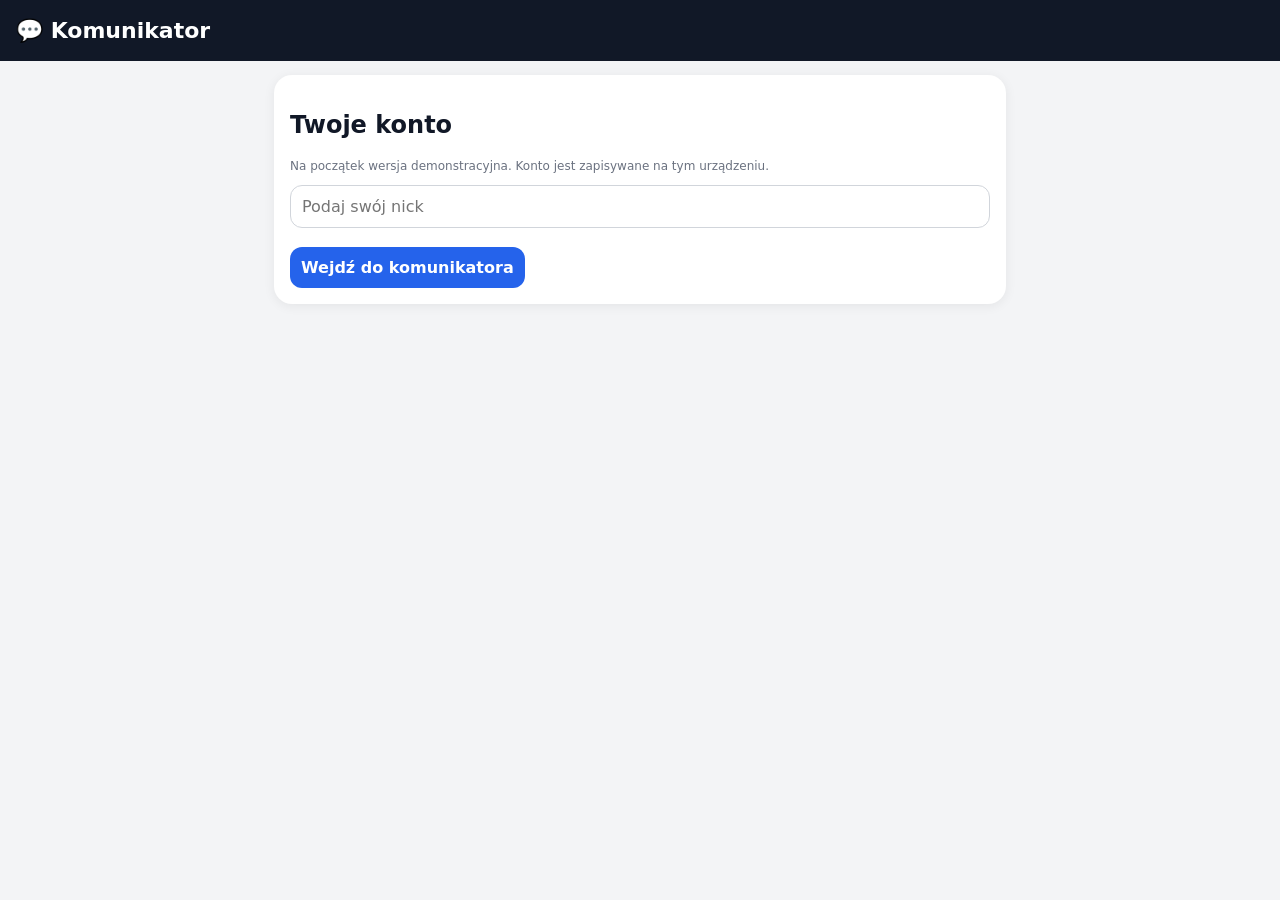
<file: komunikator/index.html>
<!doctype html>
<html lang="pl"><head><meta charset="utf-8"><meta name="viewport" content="width=device-width,initial-scale=1"><meta name="theme-color" content="#111827"><link rel="manifest" href="./manifest.webmanifest"><title>Komunikator</title><style>
*{box-sizing:border-box}body{margin:0;font-family:system-ui,-apple-system,sans-serif;background:#f3f4f6;color:#111827}header{background:#111827;color:white;padding:18px 16px;font-size:22px;font-weight:700}.wrap{max-width:760px;margin:auto;padding:14px}.card{background:white;border-radius:18px;padding:16px;margin-bottom:12px;box-shadow:0 2px 12px #0001}.row{display:flex;gap:10px;align-items:center}.avatar{width:46px;height:46px;border-radius:50%;background:#2563eb;color:white;display:grid;place-items:center;font-weight:700}input,button{font:inherit;border-radius:12px;padding:11px;border:1px solid #d1d5db}input{width:100%}button{background:#2563eb;color:white;border:0;font-weight:600;cursor:pointer}.secondary{background:#e5e7eb;color:#111827}.chat{height:55vh;overflow:auto;padding:8px;background:#f9fafb;border-radius:14px}.msg{max-width:78%;padding:10px 13px;margin:7px 0;border-radius:16px;background:#e5e7eb}.me{margin-left:auto;background:#2563eb;color:white}.small{font-size:12px;color:#6b7280}.hidden{display:none}.contact{padding:12px;border-radius:12px}.contact:hover{background:#f3f4f6}</style></head>
<body><header>💬 Komunikator</header><main class="wrap">
<section id="login" class="card"><h2>Twoje konto</h2><p class="small">Na początek wersja demonstracyjna. Konto jest zapisywane na tym urządzeniu.</p><input id="name" placeholder="Podaj swój nick"><br><br><button onclick="start()">Wejdź do komunikatora</button></section>
<section id="app" class="hidden"><div class="card"><div class="row"><div class="avatar" id="myAvatar">?</div><div><b id="myName"></b><div class="small">Twój profil</div></div><button class="secondary" style="margin-left:auto" onclick="logout()">Wyloguj</button></div></div>
<div class="card"><h3>👥 Kontakty</h3><div class="row"><input id="newContact" placeholder="Nick znajomego"><button onclick="addContact()">Dodaj</button></div><div id="contacts"></div></div>
<div id="chatBox" class="card hidden"><div class="row"><div class="avatar" id="chatAvatar">?</div><div><b id="chatName"></b><div class="small">Rozmowa</div></div></div><br><div class="chat" id="messages"></div><br><div class="row"><input id="message" placeholder="Napisz wiadomość..." onkeydown="if(event.key==='Enter')send()"><button onclick="send()">Wyślij</button></div></div>
<div class="card"><b>🚀 Następny etap</b><p class="small">Ta wersja ma gotowy interfejs kontaktów i rozmów. Po podłączeniu Supabase wiadomości będą mogły być wysyłane między różnymi telefonami, z logowaniem, zdjęciami i powiadomieniami.</p></div>
</section></main>
<script>
let me=localStorage.getItem("kom_me")||"",contacts=JSON.parse(localStorage.getItem("kom_contacts")||"[]"),active="",messages=JSON.parse(localStorage.getItem("kom_messages")||"{}");
function save(){localStorage.setItem("kom_me",me);localStorage.setItem("kom_contacts",JSON.stringify(contacts));localStorage.setItem("kom_messages",JSON.stringify(messages))}
function start(){const n=document.getElementById("name").value.trim();if(!n)return alert("Podaj nick");me=n;save();render()}
function logout(){me="";localStorage.removeItem("kom_me");render()}
function addContact(){const n=document.getElementById("newContact").value.trim();if(!n||n===me)return;if(!contacts.includes(n))contacts.push(n);document.getElementById("newContact").value="";save();render()}
function openChat(n){active=n;document.getElementById("chatBox").classList.remove("hidden");document.getElementById("chatName").textContent=n;document.getElementById("chatAvatar").textContent=n[0].toUpperCase();renderMessages()}
function send(){const i=document.getElementById("message"),t=i.value.trim();if(!t||!active)return;(messages[active]??=[]).push({me,text:t,time:new Date().toLocaleTimeString("pl-PL",{hour:"2-digit",minute:"2-digit"})});i.value="";save();renderMessages()}
function renderMessages(){const el=document.getElementById("messages");el.innerHTML=(messages[active]||[]).map(m=>'<div class="msg '+(m.me?'me':'')+'">'+escapeHtml(m.text)+'<div class="small">'+m.time+'</div></div>').join("");el.scrollTop=el.scrollHeight}
function escapeHtml(s){return s.replace(/[&<>"']/g,c=>({"&":"&amp;","<":"&lt;",">":"&gt;",'"':"&quot;","'":"&#39;"}[c]))}
function render(){const logged=!!me;document.getElementById("login").classList.toggle("hidden",logged);document.getElementById("app").classList.toggle("hidden",!logged);if(!logged)return;document.getElementById("myName").textContent=me;document.getElementById("myAvatar").textContent=me[0].toUpperCase();document.getElementById("contacts").innerHTML=contacts.map(n=>'<div class="contact row" onclick="openChat('+JSON.stringify(n)+')"><div class="avatar">'+n[0].toUpperCase()+'</div><div><b>'+escapeHtml(n)+'</b><div class="small">Otwórz rozmowę</div></div></div>').join("")||'<p class="small">Dodaj pierwszy kontakt.</p>';if(active)openChat(active)}
render();
</script><script>if("serviceWorker"in navigator)navigator.serviceWorker.register("./sw.js");</script></body></html>
</file>
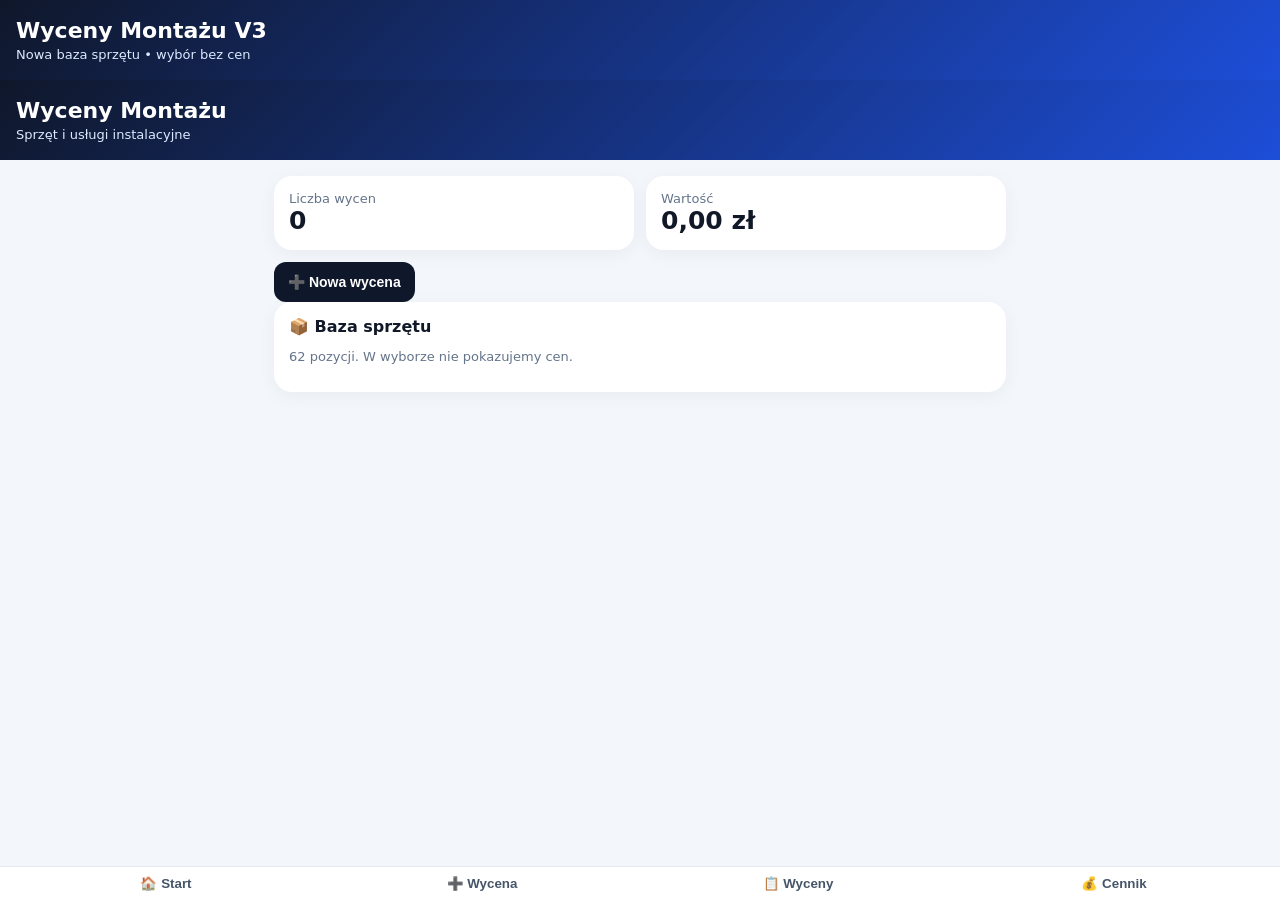
<file: wyceny-v3.html>
<!doctype html><html lang="pl"><head><meta charset="utf-8"><meta name="viewport" content="width=device-width,initial-scale=1,viewport-fit=cover"><meta name="theme-color" content="#0f172a"><title>Wyceny Montażu V3</title><link rel="stylesheet" href="style.css?v=v3"></head><body><header class="top"><h1>Wyceny Montażu V3</h1><p>Nowa baza sprzętu • wybór bez cen</p></header><div id="app"></div><script src="app.js?v=v3-20261001"></script><script src="pdf-wycena.js?v=v3-20261001"></script></body></html>
</file>
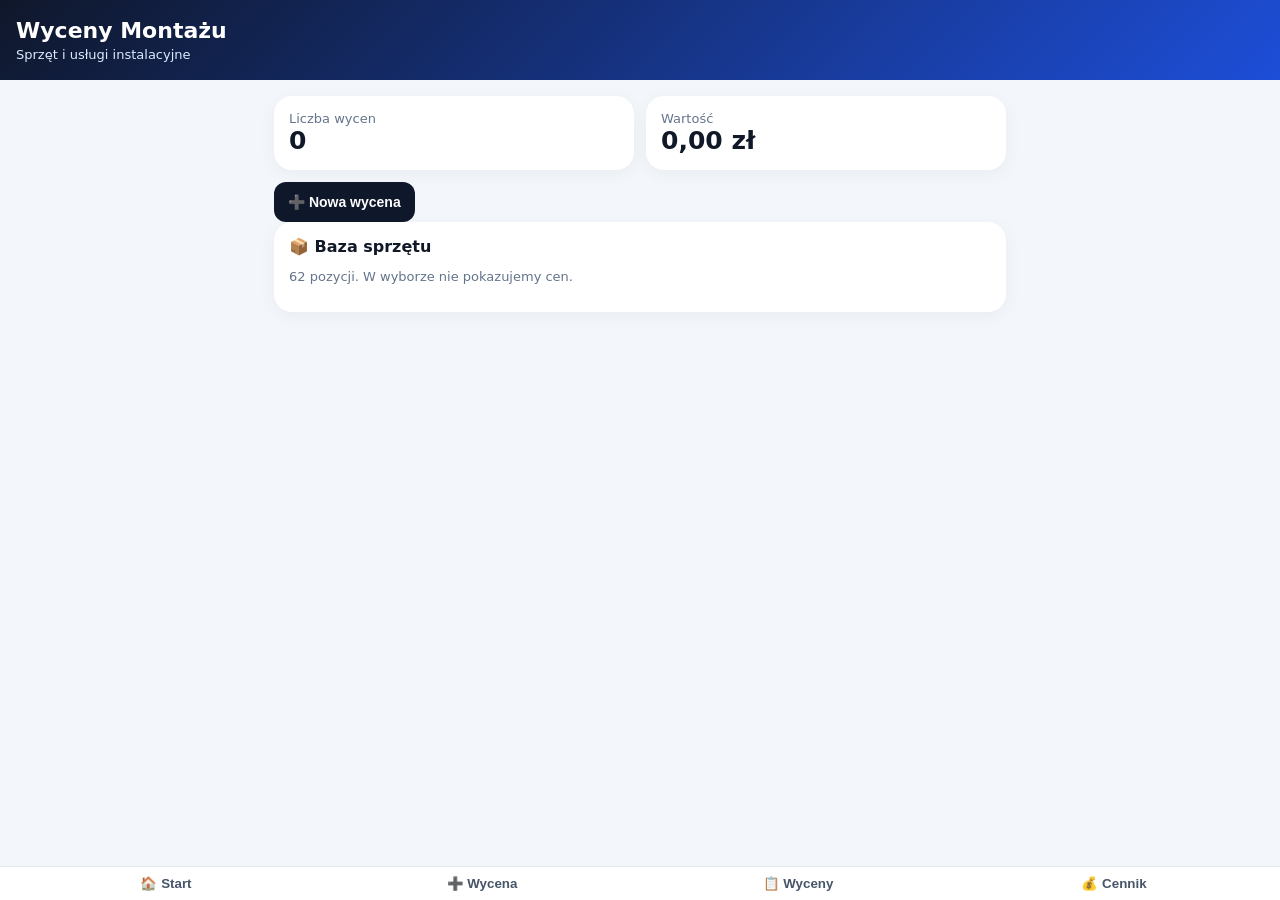
<file: wyceny.html>
<!doctype html><html lang="pl"><head><meta charset="utf-8"><meta name="viewport" content="width=device-width,initial-scale=1,viewport-fit=cover"><meta name="theme-color" content="#111827"><link rel="stylesheet" href="style.css"><title>Wyceny Montażu</title></head><body><div id="app"></div><script src="app.js?v=14aee06"></script><script src="pdf-wycena.js?v=14aee06"></script></body></html>
</file>
<file: style.css>
:root{font-family:system-ui,sans-serif;color:#111827;background:#f3f6fa}*{box-sizing:border-box}body{margin:0}.top{background:linear-gradient(135deg,#0f172a,#1d4ed8);color:white;padding:18px 16px;position:sticky;top:0;z-index:10}.top h1{margin:0;font-size:22px}.top p{margin:4px 0 0;color:#dbeafe;font-size:13px}.wrap{max-width:760px;margin:auto;padding:16px 14px 90px}.grid{display:grid;grid-template-columns:1fr 1fr;gap:12px}.card,.form{background:white;border-radius:18px;padding:15px;margin-bottom:12px;box-shadow:0 4px 18px #0000000c}.stat{font-size:25px;font-weight:800}.muted{color:#64748b;font-size:13px}.btn{border:0;border-radius:12px;padding:12px 14px;font-weight:700;font-size:14px}.primary{background:#0f172a;color:white;width:auto}.secondary{background:#e2e8f0}.danger{background:#fee2e2;color:#991b1b}.input{width:100%;padding:12px;border:1px solid #cbd5e1;border-radius:11px;font-size:16px;margin:6px 0 10px}.item{display:flex;gap:7px;align-items:center;margin:7px 0}.item .input{margin:0}.chosen{flex:1;min-width:0}.qty{width:68px}.price{width:105px}.total{text-align:right;font-size:22px;font-weight:800;padding:12px 0}.nav{position:fixed;bottom:0;left:0;right:0;background:white;border-top:1px solid #e2e8f0;padding:8px;display:flex;z-index:20}.nav button{flex:1;background:none;border:0;font-weight:650;color:#475569}.empty{text-align:center;padding:40px;color:#64748b}.pick-title{font-weight:800;margin:10px 0}.picker{display:grid;grid-template-columns:repeat(2,1fr);gap:10px;margin-bottom:15px}.pick{border:1px solid #dbe3ee;background:#fff;border-radius:16px;padding:0;overflow:hidden;text-align:left;cursor:pointer;box-shadow:0 3px 12px #0000000a}.pick:active{transform:scale(.98)}.pickimg{display:block;width:100%;height:120px;object-fit:cover;background:#e2e8f0}.pickinfo{padding:10px}.pick b{display:block;font-size:14px}.tag{display:inline-block;padding:3px 7px;border-radius:999px;background:#dbeafe;color:#1d4ed8;font-size:10px;font-weight:800;margin-bottom:5px}.miniimg{width:48px;height:48px;object-fit:cover;border-radius:8px;background:#e2e8f0}@media(min-width:650px){.picker{grid-template-columns:repeat(3,1fr)}}
</file>
